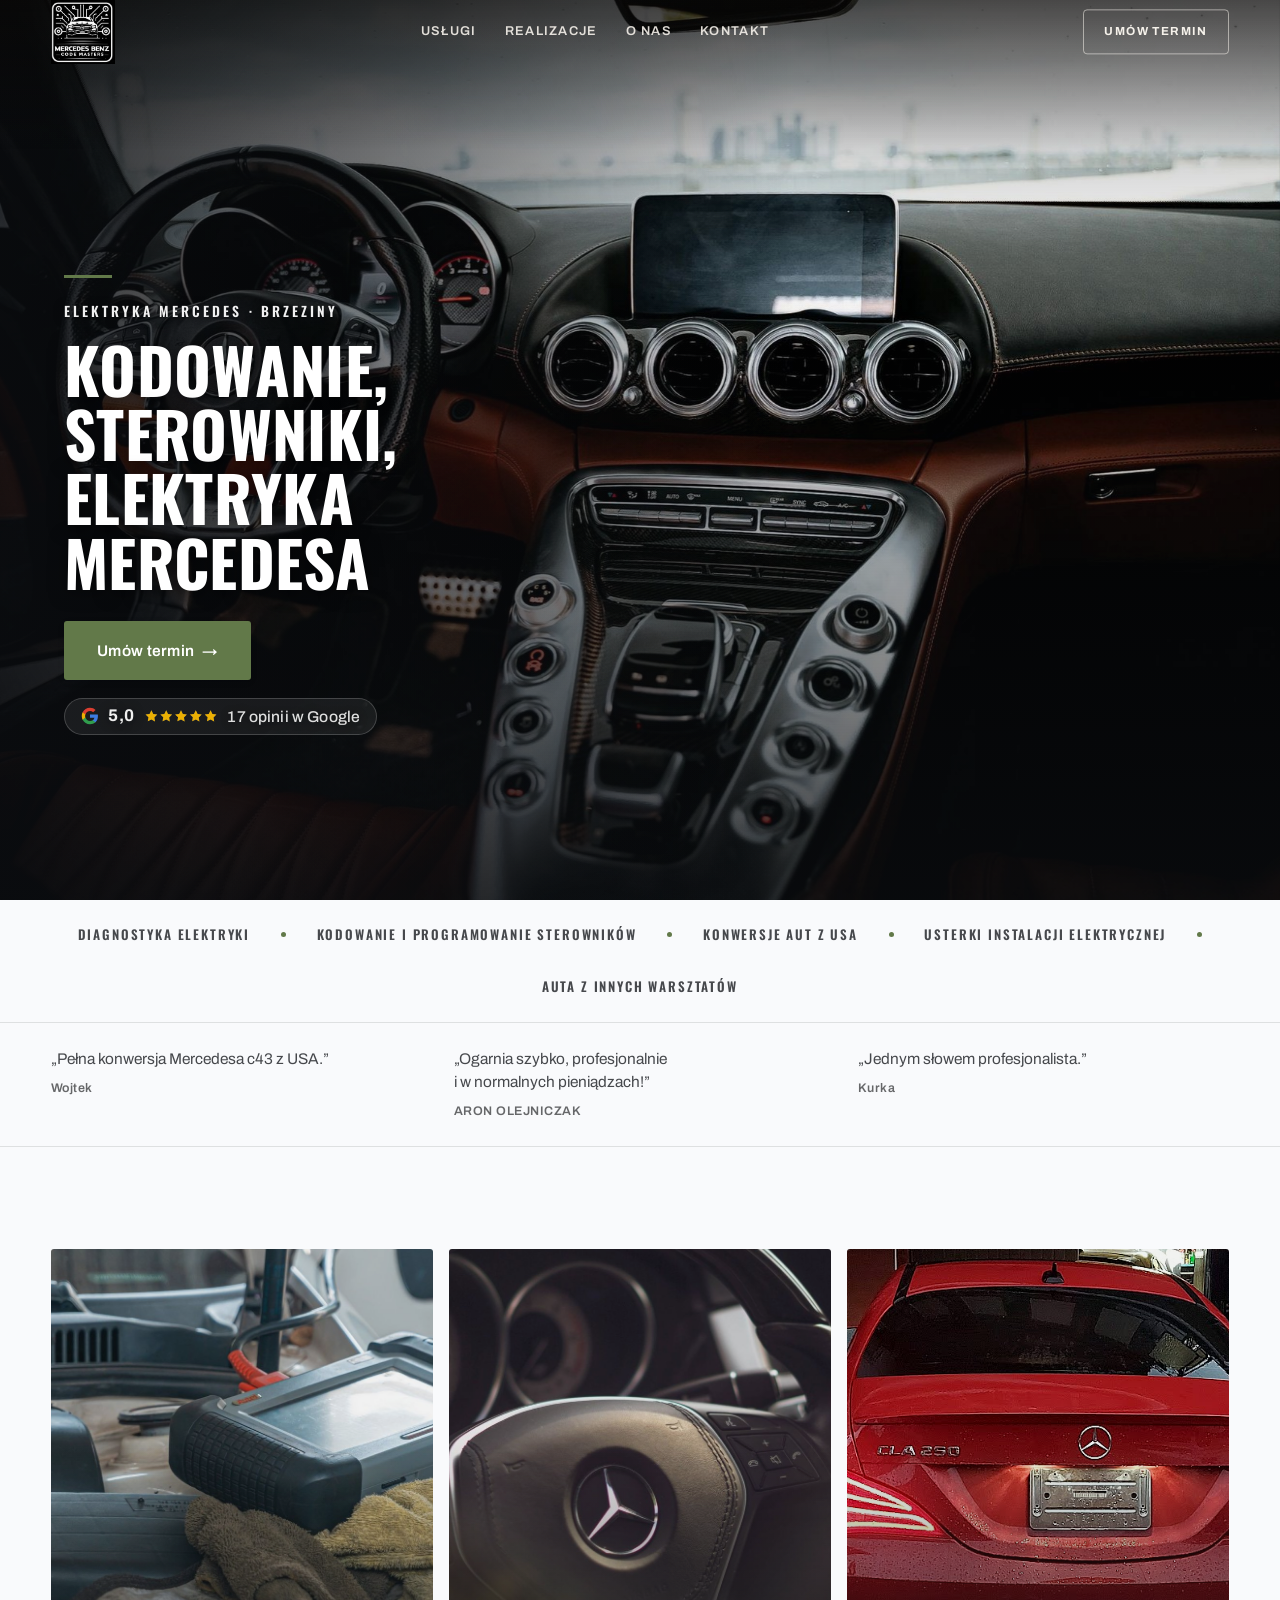
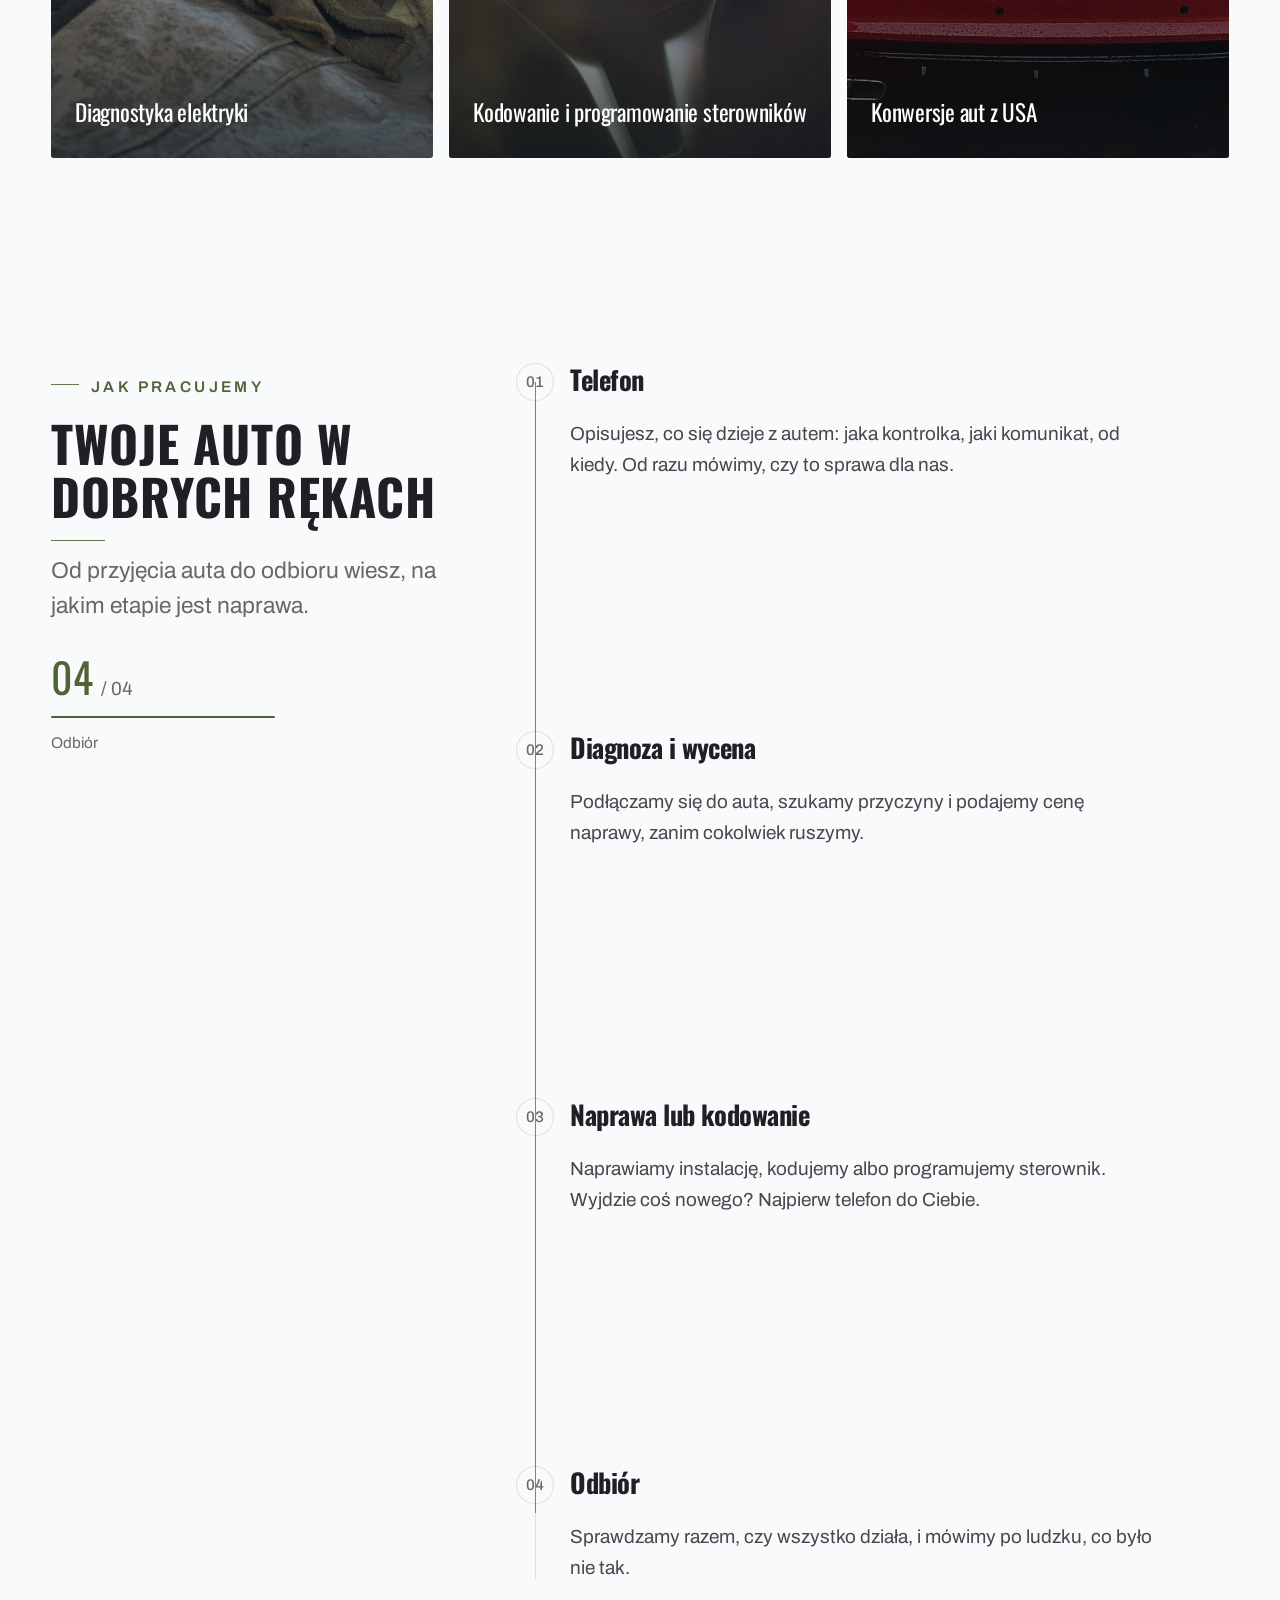
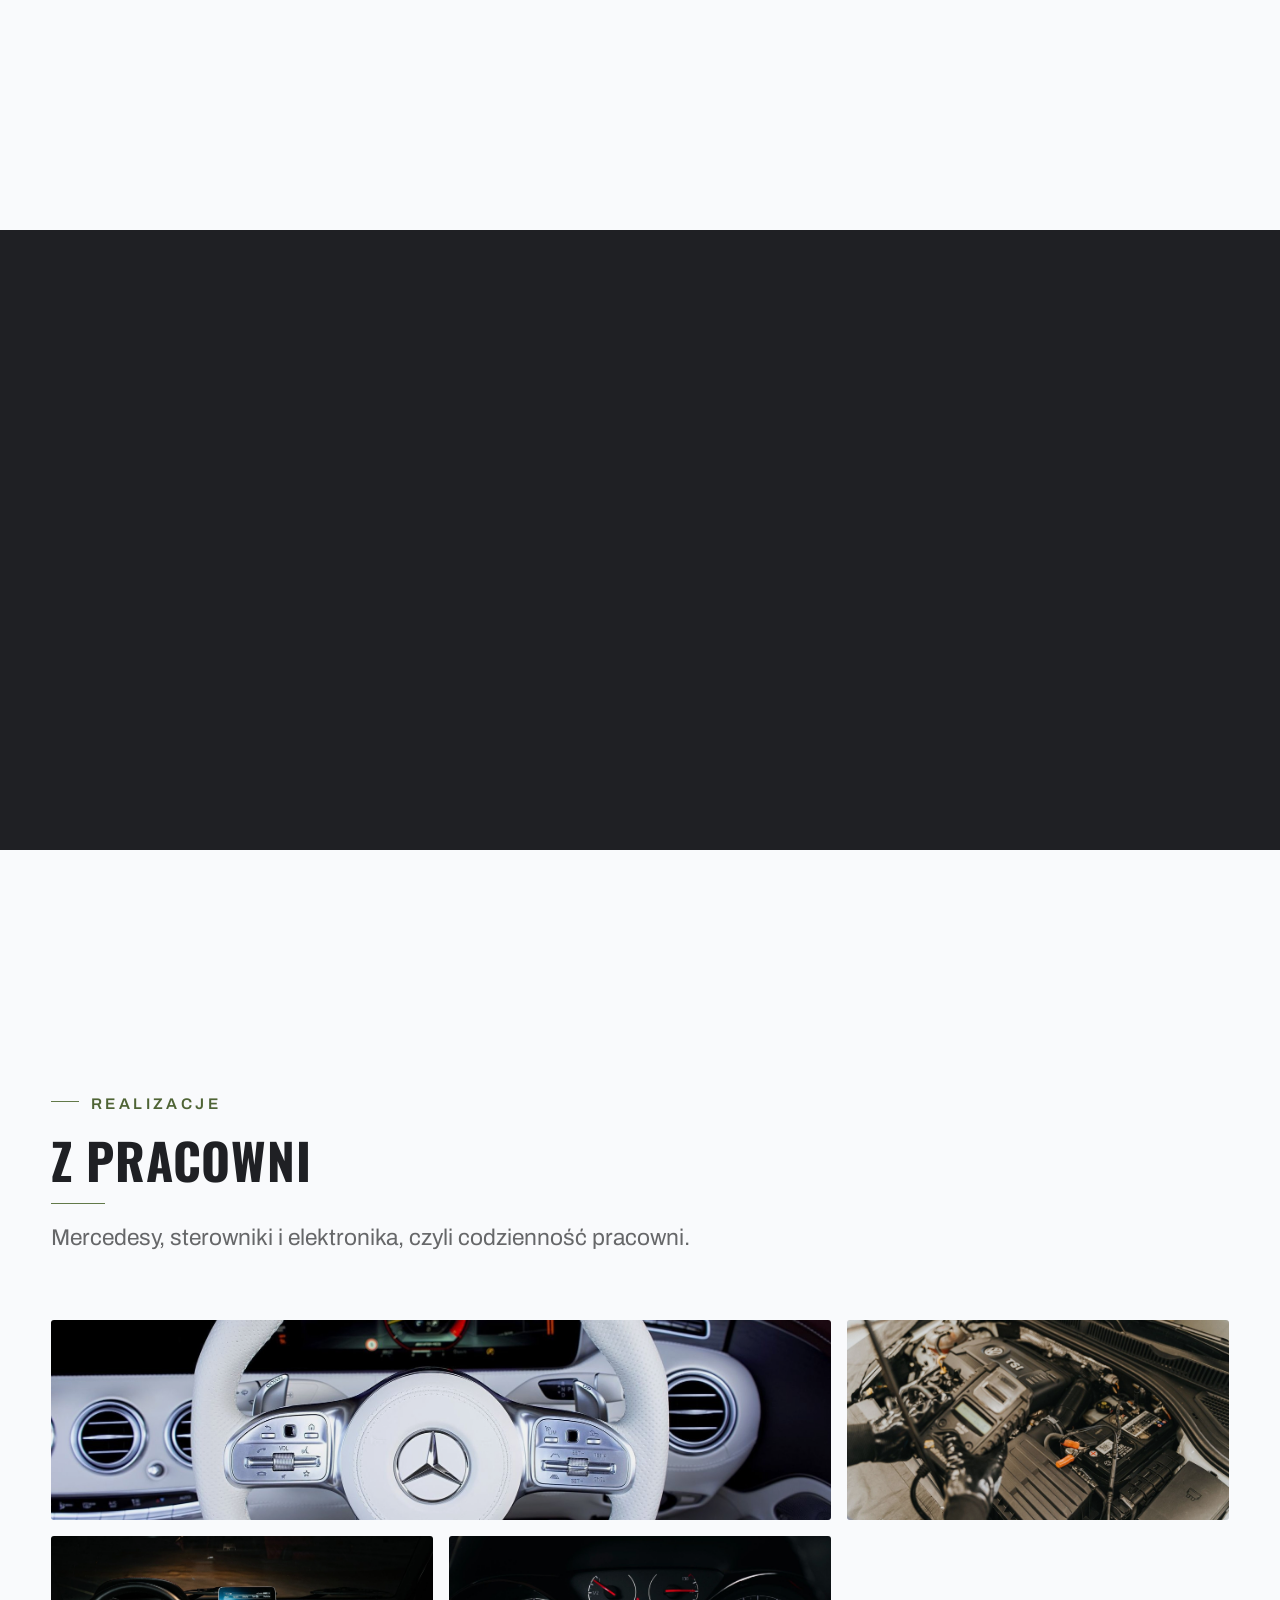
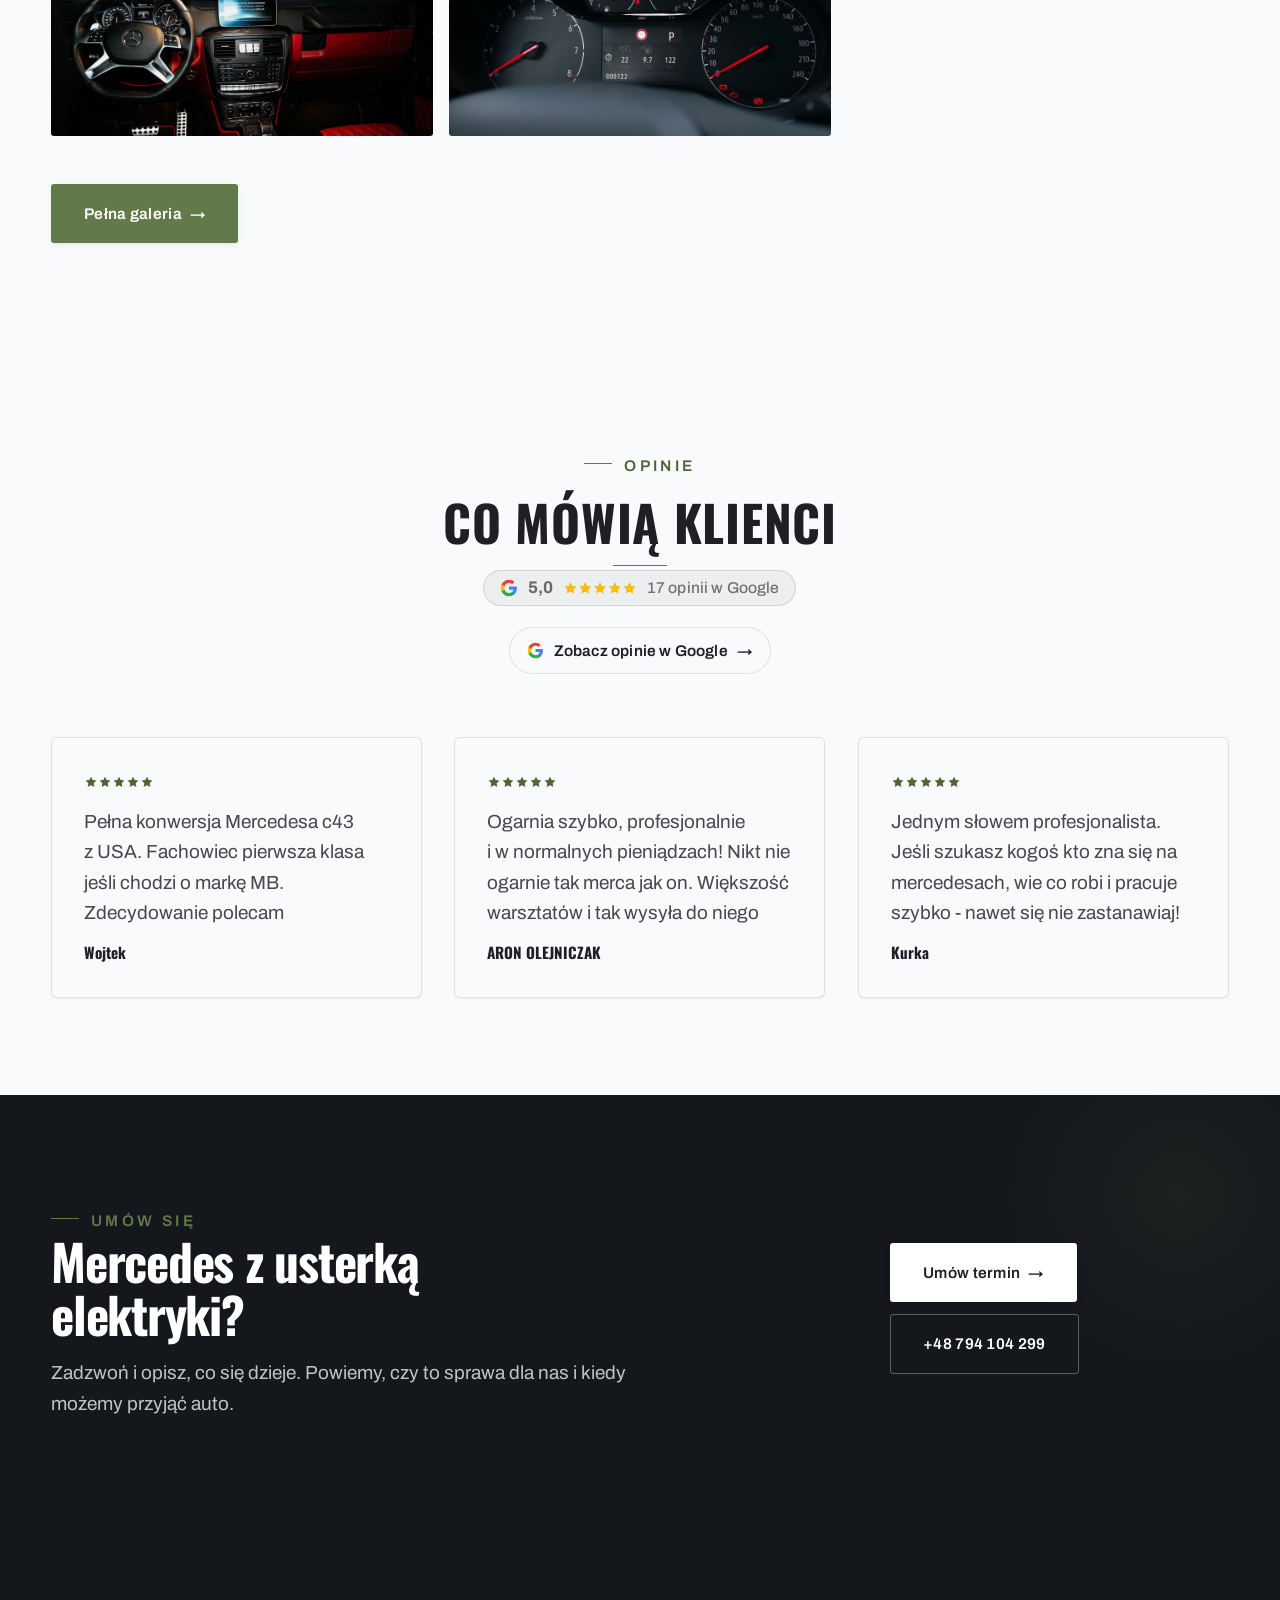
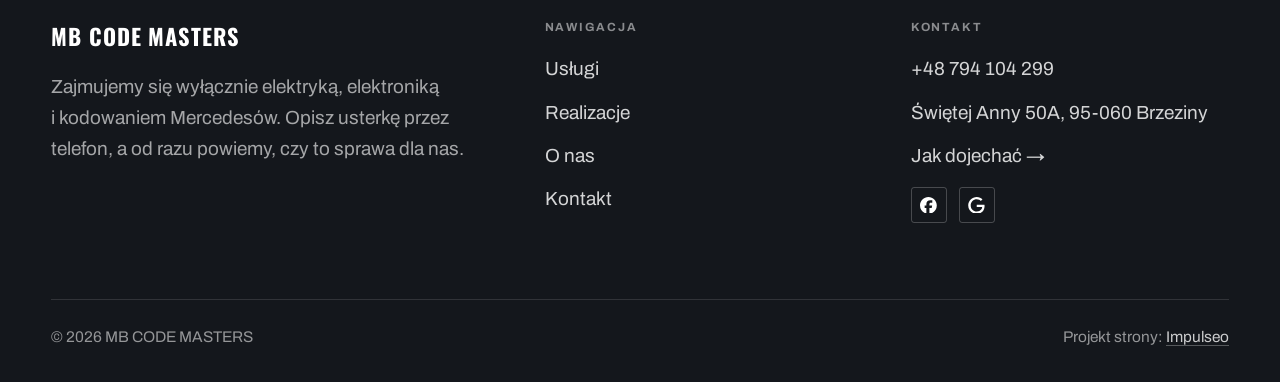
<file: index.html>
<!DOCTYPE html>
<html lang="pl">
<head>
<meta charset="UTF-8">
<meta name="viewport" content="width=device-width, initial-scale=1.0">
<title>MB CODE MASTERS - Elektryka i kodowanie Mercedes · Brzeziny</title>
<meta name="description" content="MB CODE MASTERS - elektryka, elektronika i kodowanie Mercedesów w Brzezinach. Diagnostyka, sterowniki, konwersje aut z USA. Zadzwoń i opisz usterkę.">
<link rel="canonical" href="https://kris20032.github.io/mb-code-masters/">
<meta name="robots" content="noindex, nofollow">
<meta property="og:type" content="website">
<meta property="og:locale" content="pl_PL">
<meta property="og:site_name" content="MB CODE MASTERS">
<meta property="og:title" content="MB CODE MASTERS - Elektryka i kodowanie Mercedes · Brzeziny">
<meta property="og:description" content="MB CODE MASTERS - elektryka, elektronika i kodowanie Mercedesów w Brzezinach. Diagnostyka, sterowniki, konwersje aut z USA. Zadzwoń i opisz usterkę.">
<meta property="og:url" content="https://kris20032.github.io/mb-code-masters/">
<meta property="og:image" content="https://kris20032.github.io/mb-code-masters/img/og.jpg">
<meta property="og:image:width" content="1200">
<meta property="og:image:height" content="630">
<meta name="twitter:card" content="summary_large_image">
<script type="application/ld+json">{"@context": "https://schema.org", "@type": "LocalBusiness", "name": "MB CODE MASTERS", "url": "https://kris20032.github.io/mb-code-masters/", "telephone": "+48794104299", "image": "https://kris20032.github.io/mb-code-masters/img/og.jpg", "address": "Świętej Anny 50A, 95-060 Brzeziny", "sameAs": ["https://maps.google.com/?cid=10606807485410307833&g_mp=Cidnb29nbGUubWFwcy5wbGFjZXMudjEuUGxhY2VzLlNlYXJjaFRleHQQAhgEIAA", "https://www.facebook.com/p/MB-Code-Masters-61560012096104/"]}</script>
<link rel="preconnect" href="https://fonts.googleapis.com">
<link rel="preconnect" href="https://fonts.gstatic.com" crossorigin>
<link href="https://fonts.googleapis.com/css2?family=Oswald:wght@500;600;700&family=Archivo:wght@400;500;600&display=swap" rel="stylesheet">
<link rel="stylesheet" href="assets/styles.css?v=ddfa6d21">
</head>
<body>

<header class="nav">
  <div class="wrap nav-inner">
    <a class="brand brand-has-logo" href="index.html"><img class="brand-logo" src="img/logo.png" alt="MB CODE MASTERS" width="378" height="378" decoding="async"></a>
    <nav class="nav-links">
      <a href="oferta.html">Usługi</a>
      <a href="realizacje.html">Realizacje</a>
      <a href="o-nas.html">O nas</a>
      <a href="kontakt.html">Kontakt</a>
      <a href="kontakt.html" class="btn btn-accent">Umów termin</a>
    </nav>
    <button class="nav-toggle" aria-label="Menu"><span></span><span></span><span></span></button>
  </div>
</header>

<main>
<section class="hero-auto">
  <img class="ha-bg" src="img/hero.jpg" fetchpriority="high" data-rotate="img/g2.jpg|img/g3.jpg" alt="MB CODE MASTERS" width="1800" height="1199">
  <div class="ha-veil"></div>
  <div class="ha-inner">
    <span class="ha-tick" aria-hidden="true"></span>
    <span class="ha-kicker">Elektryka Mercedes · Brzeziny</span>
    <h1 class="ha-claim">Kodowanie, sterowniki, elektryka Mercedesa</h1>
    <a href="kontakt.html" class="btn btn-accent ha-cta">Umów termin <span class="arr">→</span></a>
      <p class="ha-rating"><span class="g-badge"><svg class="gb-ico" viewBox="0 0 24 24" width="18" height="18" aria-hidden="true"><path fill="#4285F4" d="M22.56 12.25c0-.78-.07-1.53-.2-2.25H12v4.26h5.92c-.26 1.37-1.04 2.53-2.21 3.31v2.77h3.57c2.08-1.92 3.28-4.74 3.28-8.09z"/><path fill="#34A853" d="M12 23c2.97 0 5.46-.98 7.28-2.66l-3.57-2.77c-.98.66-2.23 1.06-3.71 1.06-2.86 0-5.29-1.93-6.16-4.53H2.18v2.84C3.99 20.53 7.7 23 12 23z"/><path fill="#FBBC05" d="M5.84 14.09c-.22-.66-.35-1.36-.35-2.09s.13-1.43.35-2.09V7.07H2.18C1.43 8.55 1 10.22 1 12s.43 3.45 1.18 4.93l2.85-2.22.81-.62z"/><path fill="#EA4335" d="M12 5.38c1.62 0 3.06.56 4.21 1.64l3.15-3.15C17.45 2.09 14.97 1 12 1 7.7 1 3.99 3.47 2.18 7.07l3.66 2.84c.87-2.6 3.3-4.53 6.16-4.53z"/></svg><b class="gb-ocena">5,0</b><svg class="gb-stars" viewBox="0 0 90 18" width="74" height="14.8" aria-hidden="true"><g fill="currentColor" opacity=".26"><path transform="translate(0,0)" d="M9 1.6l2.2 4.46 4.92.72-3.56 3.47.84 4.9L9 12.74l-4.4 2.31.84-4.9L1.88 6.68l4.92-.72L9 1.6Z"/><path transform="translate(18,0)" d="M9 1.6l2.2 4.46 4.92.72-3.56 3.47.84 4.9L9 12.74l-4.4 2.31.84-4.9L1.88 6.68l4.92-.72L9 1.6Z"/><path transform="translate(36,0)" d="M9 1.6l2.2 4.46 4.92.72-3.56 3.47.84 4.9L9 12.74l-4.4 2.31.84-4.9L1.88 6.68l4.92-.72L9 1.6Z"/><path transform="translate(54,0)" d="M9 1.6l2.2 4.46 4.92.72-3.56 3.47.84 4.9L9 12.74l-4.4 2.31.84-4.9L1.88 6.68l4.92-.72L9 1.6Z"/><path transform="translate(72,0)" d="M9 1.6l2.2 4.46 4.92.72-3.56 3.47.84 4.9L9 12.74l-4.4 2.31.84-4.9L1.88 6.68l4.92-.72L9 1.6Z"/></g><clipPath id="gs1000"><rect x="0" y="0" width="90.0" height="18"/></clipPath><g fill="#FBBC04" clip-path="url(#gs1000)"><path transform="translate(0,0)" d="M9 1.6l2.2 4.46 4.92.72-3.56 3.47.84 4.9L9 12.74l-4.4 2.31.84-4.9L1.88 6.68l4.92-.72L9 1.6Z"/><path transform="translate(18,0)" d="M9 1.6l2.2 4.46 4.92.72-3.56 3.47.84 4.9L9 12.74l-4.4 2.31.84-4.9L1.88 6.68l4.92-.72L9 1.6Z"/><path transform="translate(36,0)" d="M9 1.6l2.2 4.46 4.92.72-3.56 3.47.84 4.9L9 12.74l-4.4 2.31.84-4.9L1.88 6.68l4.92-.72L9 1.6Z"/><path transform="translate(54,0)" d="M9 1.6l2.2 4.46 4.92.72-3.56 3.47.84 4.9L9 12.74l-4.4 2.31.84-4.9L1.88 6.68l4.92-.72L9 1.6Z"/><path transform="translate(72,0)" d="M9 1.6l2.2 4.46 4.92.72-3.56 3.47.84 4.9L9 12.74l-4.4 2.31.84-4.9L1.88 6.68l4.92-.72L9 1.6Z"/></g></svg><span class="gb-txt">17 opinii w Google</span></span></p>
  </div>
</section>
<section class="spec-ribbon">
  <div class="wrap">
    <ul class="sr-row reveal"><li>Diagnostyka elektryki</li><li>Kodowanie i programowanie sterowników</li><li>Konwersje aut z USA</li><li>Usterki instalacji elektrycznej</li><li>Auta z innych warsztatów</li></ul>
  </div>
</section>
<section class="opinie-mini" aria-label="Opinie klientów">
  <div class="wrap">
    <div class="om-row">
      <div class="om-item reveal"><blockquote>„Pełna konwersja Mercedesa c43 z USA.”</blockquote><span class="om-autor">Wojtek</span></div>
      <div class="om-item reveal"><blockquote>„Ogarnia szybko, profesjonalnie i w normalnych pieniądzach!”</blockquote><span class="om-autor">ARON OLEJNICZAK</span></div>
      <div class="om-item reveal"><blockquote>„Jednym słowem profesjonalista.”</blockquote><span class="om-autor">Kurka</span></div>
    </div>
  </div>
</section>
<section class="gateways-band">
  <div class="wrap">
    <div class="gateways">
      <a href="oferta.html" class="gateway reveal"><img src="img/g5.jpg" alt="Diagnostyka elektryki" loading="lazy" width="1800" height="1199" decoding="async"><span class="g-ttl">Diagnostyka elektryki</span></a>
      <a href="oferta.html" class="gateway reveal"><img src="img/g4.jpg" alt="Kodowanie i programowanie sterowników" loading="lazy" width="1880" height="1253" decoding="async"><span class="g-ttl">Kodowanie i programowanie sterowników</span></a>
      <a href="oferta.html" class="gateway reveal"><img src="img/g1.jpg" alt="Konwersje aut z USA" loading="lazy" width="1600" height="721" decoding="async"><span class="g-ttl">Konwersje aut z USA</span></a>
    </div>
  </div>
</section>
<section class="proces proces-os auto">
  <div class="wrap proc-grid">
    <div class="proc-side">
      <div class="head reveal">
        <span class="eyebrow">Jak pracujemy</span>
        <h2>Twoje auto w dobrych rękach</h2>
        <p>Od przyjęcia auta do odbioru wiesz, na jakim etapie jest naprawa.</p>
      </div>
      <div class="proc-count" aria-hidden="true"><span class="pc-cur">01</span><span class="pc-all">/ 04</span></div>
      <div class="proc-bar" aria-hidden="true"><i></i></div>
      <p class="proc-now" aria-hidden="true">Telefon</p>
    </div>
    <ol class="proces-line">
      <li class="reveal"><span class="pno">01</span><h3>Telefon</h3><p>Opisujesz, co się dzieje z autem: jaka kontrolka, jaki komunikat, od kiedy. Od razu mówimy, czy to sprawa dla nas.</p></li>
      <li class="reveal"><span class="pno">02</span><h3>Diagnoza i wycena</h3><p>Podłączamy się do auta, szukamy przyczyny i podajemy cenę naprawy, zanim cokolwiek ruszymy.</p></li>
      <li class="reveal"><span class="pno">03</span><h3>Naprawa lub kodowanie</h3><p>Naprawiamy instalację, kodujemy albo programujemy sterownik. Wyjdzie coś nowego? Najpierw telefon do Ciebie.</p></li>
      <li class="reveal"><span class="pno">04</span><h3>Odbiór</h3><p>Sprawdzamy razem, czy wszystko działa, i mówimy po ludzku, co było nie tak.</p></li>
    </ol>
  </div>
</section>
<section class="stopklatka" aria-hidden="true">
  <div class="stk-bg" style="background-image:url(img/g8.jpg)"></div>
</section>
<section>
  <div class="wrap">
    <div class="head reveal">
      <span class="eyebrow">Realizacje</span>
      <h2>Z pracowni</h2>
      <p>Mercedesy, sterowniki i elektronika, czyli codzienność pracowni.</p>
    </div>
    <div class="gallery">
      <div class="tile t-two3 reveal"><img src="img/g6.jpg" alt="MB CODE MASTERS" loading="lazy" width="1840" height="1218" decoding="async"></div>
      <div class="tile t-third reveal"><img src="img/g7.jpg" alt="MB CODE MASTERS" loading="lazy" width="1780" height="1128" decoding="async"></div>
      <div class="tile t-third reveal"><img src="img/g9.jpg" alt="MB CODE MASTERS" loading="lazy" width="1880" height="1253" decoding="async"></div>
      <div class="tile t-third reveal"><img src="img/g10.jpg" alt="MB CODE MASTERS" loading="lazy" width="1880" height="1253" decoding="async"></div>
      <div class="tile t-third reveal"><img src="img/g11.jpg" alt="MB CODE MASTERS" loading="lazy" width="1880" height="1253" decoding="async"></div>
    </div>
    <div style="margin-top:var(--space-7)" class="reveal"><a href="realizacje.html" class="btn btn-accent">Pełna galeria <span class="arr">→</span></a></div>
  </div>
</section>
<section class="opinie">
  <div class="wrap">
    <div class="head center reveal">
      <span class="eyebrow">Opinie</span>
      <h2>Co mówią klienci</h2>
    </div>
    <p class="op-meta reveal"><span class="g-badge"><svg class="gb-ico" viewBox="0 0 24 24" width="18" height="18" aria-hidden="true"><path fill="#4285F4" d="M22.56 12.25c0-.78-.07-1.53-.2-2.25H12v4.26h5.92c-.26 1.37-1.04 2.53-2.21 3.31v2.77h3.57c2.08-1.92 3.28-4.74 3.28-8.09z"/><path fill="#34A853" d="M12 23c2.97 0 5.46-.98 7.28-2.66l-3.57-2.77c-.98.66-2.23 1.06-3.71 1.06-2.86 0-5.29-1.93-6.16-4.53H2.18v2.84C3.99 20.53 7.7 23 12 23z"/><path fill="#FBBC05" d="M5.84 14.09c-.22-.66-.35-1.36-.35-2.09s.13-1.43.35-2.09V7.07H2.18C1.43 8.55 1 10.22 1 12s.43 3.45 1.18 4.93l2.85-2.22.81-.62z"/><path fill="#EA4335" d="M12 5.38c1.62 0 3.06.56 4.21 1.64l3.15-3.15C17.45 2.09 14.97 1 12 1 7.7 1 3.99 3.47 2.18 7.07l3.66 2.84c.87-2.6 3.3-4.53 6.16-4.53z"/></svg><b class="gb-ocena">5,0</b><svg class="gb-stars" viewBox="0 0 90 18" width="74" height="14.8" aria-hidden="true"><g fill="currentColor" opacity=".26"><path transform="translate(0,0)" d="M9 1.6l2.2 4.46 4.92.72-3.56 3.47.84 4.9L9 12.74l-4.4 2.31.84-4.9L1.88 6.68l4.92-.72L9 1.6Z"/><path transform="translate(18,0)" d="M9 1.6l2.2 4.46 4.92.72-3.56 3.47.84 4.9L9 12.74l-4.4 2.31.84-4.9L1.88 6.68l4.92-.72L9 1.6Z"/><path transform="translate(36,0)" d="M9 1.6l2.2 4.46 4.92.72-3.56 3.47.84 4.9L9 12.74l-4.4 2.31.84-4.9L1.88 6.68l4.92-.72L9 1.6Z"/><path transform="translate(54,0)" d="M9 1.6l2.2 4.46 4.92.72-3.56 3.47.84 4.9L9 12.74l-4.4 2.31.84-4.9L1.88 6.68l4.92-.72L9 1.6Z"/><path transform="translate(72,0)" d="M9 1.6l2.2 4.46 4.92.72-3.56 3.47.84 4.9L9 12.74l-4.4 2.31.84-4.9L1.88 6.68l4.92-.72L9 1.6Z"/></g><clipPath id="gs1000"><rect x="0" y="0" width="90.0" height="18"/></clipPath><g fill="#FBBC04" clip-path="url(#gs1000)"><path transform="translate(0,0)" d="M9 1.6l2.2 4.46 4.92.72-3.56 3.47.84 4.9L9 12.74l-4.4 2.31.84-4.9L1.88 6.68l4.92-.72L9 1.6Z"/><path transform="translate(18,0)" d="M9 1.6l2.2 4.46 4.92.72-3.56 3.47.84 4.9L9 12.74l-4.4 2.31.84-4.9L1.88 6.68l4.92-.72L9 1.6Z"/><path transform="translate(36,0)" d="M9 1.6l2.2 4.46 4.92.72-3.56 3.47.84 4.9L9 12.74l-4.4 2.31.84-4.9L1.88 6.68l4.92-.72L9 1.6Z"/><path transform="translate(54,0)" d="M9 1.6l2.2 4.46 4.92.72-3.56 3.47.84 4.9L9 12.74l-4.4 2.31.84-4.9L1.88 6.68l4.92-.72L9 1.6Z"/><path transform="translate(72,0)" d="M9 1.6l2.2 4.46 4.92.72-3.56 3.47.84 4.9L9 12.74l-4.4 2.31.84-4.9L1.88 6.68l4.92-.72L9 1.6Z"/></g></svg><span class="gb-txt">17 opinii w Google</span></span></p>
    <p class="op-meta reveal"><a class="op-google" href="https://maps.google.com/?cid=10606807485410307833&amp;g_mp=Cidnb29nbGUubWFwcy5wbGFjZXMudjEuUGxhY2VzLlNlYXJjaFRleHQQAhgEIAA" target="_blank" rel="noopener"><svg class="op-g-ico" viewBox="0 0 24 24" width="17" height="17" aria-hidden="true"><path fill="#4285F4" d="M22.56 12.25c0-.78-.07-1.53-.2-2.25H12v4.26h5.92c-.26 1.37-1.04 2.53-2.21 3.31v2.77h3.57c2.08-1.92 3.28-4.74 3.28-8.09z"/><path fill="#34A853" d="M12 23c2.97 0 5.46-.98 7.28-2.66l-3.57-2.77c-.98.66-2.23 1.06-3.71 1.06-2.86 0-5.29-1.93-6.16-4.53H2.18v2.84C3.99 20.53 7.7 23 12 23z"/><path fill="#FBBC05" d="M5.84 14.09c-.22-.66-.35-1.36-.35-2.09s.13-1.43.35-2.09V7.07H2.18C1.43 8.55 1 10.22 1 12s.43 3.45 1.18 4.93l2.85-2.22.81-.62z"/><path fill="#EA4335" d="M12 5.38c1.62 0 3.06.56 4.21 1.64l3.15-3.15C17.45 2.09 14.97 1 12 1 7.7 1 3.99 3.47 2.18 7.07l3.66 2.84c.87-2.6 3.3-4.53 6.16-4.53z"/></svg><span>Zobacz opinie w Google</span><span class="arr">→</span></a></p>
    <div class="opinie-grid">
      <figure class="op-card reveal"><span class="op-star"><svg class="ico-star" width="14" height="14" viewBox="0 0 24 24" style="vertical-align:-2px" aria-hidden="true"><path d="M12 2.8l2.85 5.8 6.4.93-4.63 4.5 1.1 6.37L12 17.4l-5.72 3 1.1-6.37-4.63-4.5 6.4-.93L12 2.8Z" fill="currentColor"/></svg><svg class="ico-star" width="14" height="14" viewBox="0 0 24 24" style="vertical-align:-2px" aria-hidden="true"><path d="M12 2.8l2.85 5.8 6.4.93-4.63 4.5 1.1 6.37L12 17.4l-5.72 3 1.1-6.37-4.63-4.5 6.4-.93L12 2.8Z" fill="currentColor"/></svg><svg class="ico-star" width="14" height="14" viewBox="0 0 24 24" style="vertical-align:-2px" aria-hidden="true"><path d="M12 2.8l2.85 5.8 6.4.93-4.63 4.5 1.1 6.37L12 17.4l-5.72 3 1.1-6.37-4.63-4.5 6.4-.93L12 2.8Z" fill="currentColor"/></svg><svg class="ico-star" width="14" height="14" viewBox="0 0 24 24" style="vertical-align:-2px" aria-hidden="true"><path d="M12 2.8l2.85 5.8 6.4.93-4.63 4.5 1.1 6.37L12 17.4l-5.72 3 1.1-6.37-4.63-4.5 6.4-.93L12 2.8Z" fill="currentColor"/></svg><svg class="ico-star" width="14" height="14" viewBox="0 0 24 24" style="vertical-align:-2px" aria-hidden="true"><path d="M12 2.8l2.85 5.8 6.4.93-4.63 4.5 1.1 6.37L12 17.4l-5.72 3 1.1-6.37-4.63-4.5 6.4-.93L12 2.8Z" fill="currentColor"/></svg></span><blockquote>Pełna konwersja Mercedesa c43 z USA. Fachowiec pierwsza klasa jeśli chodzi o markę MB. Zdecydowanie polecam</blockquote><span class="op-autor">Wojtek</span></figure>
      <figure class="op-card reveal"><span class="op-star"><svg class="ico-star" width="14" height="14" viewBox="0 0 24 24" style="vertical-align:-2px" aria-hidden="true"><path d="M12 2.8l2.85 5.8 6.4.93-4.63 4.5 1.1 6.37L12 17.4l-5.72 3 1.1-6.37-4.63-4.5 6.4-.93L12 2.8Z" fill="currentColor"/></svg><svg class="ico-star" width="14" height="14" viewBox="0 0 24 24" style="vertical-align:-2px" aria-hidden="true"><path d="M12 2.8l2.85 5.8 6.4.93-4.63 4.5 1.1 6.37L12 17.4l-5.72 3 1.1-6.37-4.63-4.5 6.4-.93L12 2.8Z" fill="currentColor"/></svg><svg class="ico-star" width="14" height="14" viewBox="0 0 24 24" style="vertical-align:-2px" aria-hidden="true"><path d="M12 2.8l2.85 5.8 6.4.93-4.63 4.5 1.1 6.37L12 17.4l-5.72 3 1.1-6.37-4.63-4.5 6.4-.93L12 2.8Z" fill="currentColor"/></svg><svg class="ico-star" width="14" height="14" viewBox="0 0 24 24" style="vertical-align:-2px" aria-hidden="true"><path d="M12 2.8l2.85 5.8 6.4.93-4.63 4.5 1.1 6.37L12 17.4l-5.72 3 1.1-6.37-4.63-4.5 6.4-.93L12 2.8Z" fill="currentColor"/></svg><svg class="ico-star" width="14" height="14" viewBox="0 0 24 24" style="vertical-align:-2px" aria-hidden="true"><path d="M12 2.8l2.85 5.8 6.4.93-4.63 4.5 1.1 6.37L12 17.4l-5.72 3 1.1-6.37-4.63-4.5 6.4-.93L12 2.8Z" fill="currentColor"/></svg></span><blockquote>Ogarnia szybko, profesjonalnie i w normalnych pieniądzach! Nikt nie ogarnie tak merca jak on. Większość warsztatów i tak wysyła do niego</blockquote><span class="op-autor">ARON OLEJNICZAK</span></figure>
      <figure class="op-card reveal"><span class="op-star"><svg class="ico-star" width="14" height="14" viewBox="0 0 24 24" style="vertical-align:-2px" aria-hidden="true"><path d="M12 2.8l2.85 5.8 6.4.93-4.63 4.5 1.1 6.37L12 17.4l-5.72 3 1.1-6.37-4.63-4.5 6.4-.93L12 2.8Z" fill="currentColor"/></svg><svg class="ico-star" width="14" height="14" viewBox="0 0 24 24" style="vertical-align:-2px" aria-hidden="true"><path d="M12 2.8l2.85 5.8 6.4.93-4.63 4.5 1.1 6.37L12 17.4l-5.72 3 1.1-6.37-4.63-4.5 6.4-.93L12 2.8Z" fill="currentColor"/></svg><svg class="ico-star" width="14" height="14" viewBox="0 0 24 24" style="vertical-align:-2px" aria-hidden="true"><path d="M12 2.8l2.85 5.8 6.4.93-4.63 4.5 1.1 6.37L12 17.4l-5.72 3 1.1-6.37-4.63-4.5 6.4-.93L12 2.8Z" fill="currentColor"/></svg><svg class="ico-star" width="14" height="14" viewBox="0 0 24 24" style="vertical-align:-2px" aria-hidden="true"><path d="M12 2.8l2.85 5.8 6.4.93-4.63 4.5 1.1 6.37L12 17.4l-5.72 3 1.1-6.37-4.63-4.5 6.4-.93L12 2.8Z" fill="currentColor"/></svg><svg class="ico-star" width="14" height="14" viewBox="0 0 24 24" style="vertical-align:-2px" aria-hidden="true"><path d="M12 2.8l2.85 5.8 6.4.93-4.63 4.5 1.1 6.37L12 17.4l-5.72 3 1.1-6.37-4.63-4.5 6.4-.93L12 2.8Z" fill="currentColor"/></svg></span><blockquote>Jednym słowem profesjonalista. Jeśli szukasz kogoś kto zna się na mercedesach, wie co robi i pracuje szybko - nawet się nie zastanawiaj!</blockquote><span class="op-autor">Kurka</span></figure>
    </div>
  </div>
</section>
<section class="cta">
  <div class="wrap">
    <div class="reveal">
      <span class="eyebrow">Umów się</span>
      <h2>Mercedes z usterką elektryki?</h2>
      <p>Zadzwoń i opisz, co się dzieje. Powiemy, czy to sprawa dla nas i kiedy możemy przyjąć auto.</p>
    </div>
    <div class="cta-actions reveal">
      <a href="kontakt.html" class="btn btn-light">Umów termin <span class="arr">→</span></a>
      <a href="tel:+48794104299" class="btn btn-ghost btn-ghost-cta">+48 794 104 299</a>
    </div>
  </div>
</section>
</main>

<footer>
  <div class="wrap">
    <div class="foot-grid">
      <div class="foot-brand">
        <div class="name">MB CODE MASTERS</div>
        <p>Zajmujemy się wyłącznie elektryką, elektroniką i kodowaniem Mercedesów. Opisz usterkę przez telefon, a od razu powiemy, czy to sprawa dla nas.</p>
      </div>
      <div class="foot-col">
        <h4>Nawigacja</h4>
        <a href="oferta.html">Usługi</a>
        <a href="realizacje.html">Realizacje</a>
        <a href="o-nas.html">O nas</a>
        <a href="kontakt.html">Kontakt</a>
      </div>
      <div class="foot-col">
        <h4>Kontakt</h4>
        <a href="tel:+48794104299">+48 794 104 299</a>
        <p>Świętej Anny 50A, 95-060 Brzeziny</p>
        <a href="https://maps.google.com/?cid=10606807485410307833&g_mp=Cidnb29nbGUubWFwcy5wbGFjZXMudjEuUGxhY2VzLlNlYXJjaFRleHQQAhgEIAA" target="_blank" rel="noopener">Jak dojechać →</a>
      <div class="foot-soc">
        <a class="soc" href="https://www.facebook.com/p/MB-Code-Masters-61560012096104/" target="_blank" rel="noopener" aria-label="Facebook - MB CODE MASTERS"><svg viewBox="0 0 24 24" aria-hidden="true" focusable="false"><path d="M9.101 23.691v-7.98H6.627v-3.667h2.474v-1.58c0-4.085 1.848-5.978 5.858-5.978.401 0 .955.042 1.468.103a8.68 8.68 0 0 1 1.141.195v3.325a8.623 8.623 0 0 0-.653-.036 26.805 26.805 0 0 0-.733-.009c-.707 0-1.259.096-1.675.309a1.686 1.686 0 0 0-.679.622c-.258.42-.374.995-.374 1.752v1.297h3.919l-.386 2.103-.287 1.564h-3.246v8.245C19.396 23.238 24 18.179 24 12.044c0-6.627-5.373-12-12-12s-12 5.373-12 12c0 5.628 3.874 10.35 9.101 11.647Z" fill="currentColor"/></svg></a>
        <a class="soc" href="https://maps.google.com/?cid=10606807485410307833&g_mp=Cidnb29nbGUubWFwcy5wbGFjZXMudjEuUGxhY2VzLlNlYXJjaFRleHQQAhgEIAA" target="_blank" rel="noopener" aria-label="Google - MB CODE MASTERS"><svg viewBox="0 0 24 24" aria-hidden="true" focusable="false"><path d="M12.48 10.92v3.28h7.84c-.24 1.84-.853 3.187-1.787 4.133-1.147 1.147-2.933 2.4-6.053 2.4-4.827 0-8.6-3.893-8.6-8.72s3.773-8.72 8.6-8.72c2.6 0 4.507 1.027 5.907 2.347l2.307-2.307C18.747 1.44 16.133 0 12.48 0 5.867 0 .307 5.387.307 12s5.56 12 12.173 12c3.573 0 6.267-1.173 8.373-3.36 2.16-2.16 2.84-5.213 2.84-7.667 0-.76-.053-1.467-.173-2.053H12.48z" fill="currentColor"/></svg></a>
      </div>
      </div>
    </div>
    <div class="foot-bot">
      <span>© 2026 MB CODE MASTERS</span>
      <span>Projekt strony: <a class="foot-credit" href="https://impulseo.pl" target="_blank" rel="noopener">Impulseo</a></span>
    </div>
  </div>
</footer>
<div class="sticky-reserve"><a class="sr-book" href="kontakt.html">Umów termin</a><a class="sr-call" href="tel:+48794104299" aria-label="Zadzwoń"><svg class="ico-tel" width="16" height="16" viewBox="0 0 24 24" fill="none" aria-hidden="true"><path d="M6.6 10.8a15.5 15.5 0 0 0 6.6 6.6l2.2-2.2a1 1 0 0 1 1-.24 11.4 11.4 0 0 0 3.6.58 1 1 0 0 1 1 1V20a1 1 0 0 1-1 1A17 17 0 0 1 3 4a1 1 0 0 1 1-1h3.5a1 1 0 0 1 1 1c0 1.25.2 2.46.58 3.6a1 1 0 0 1-.25 1l-2.23 2.2Z" fill="currentColor"/></svg></a></div>
<div class="demo-wazne" data-do="2026-11-15" data-cykl="3" hidden><svg class="dw-ico" width="13" height="13" viewBox="0 0 24 24" fill="none" aria-hidden="true"><circle cx="12" cy="12" r="8.6" stroke="currentColor" stroke-width="1.8"/><path d="M12 7.2V12l3.3 2" stroke="currentColor" stroke-width="1.8" stroke-linecap="round"/></svg><span class="dw-txt"></span></div>

<script src="assets/main.js"></script>
</body>
</html>
</file>
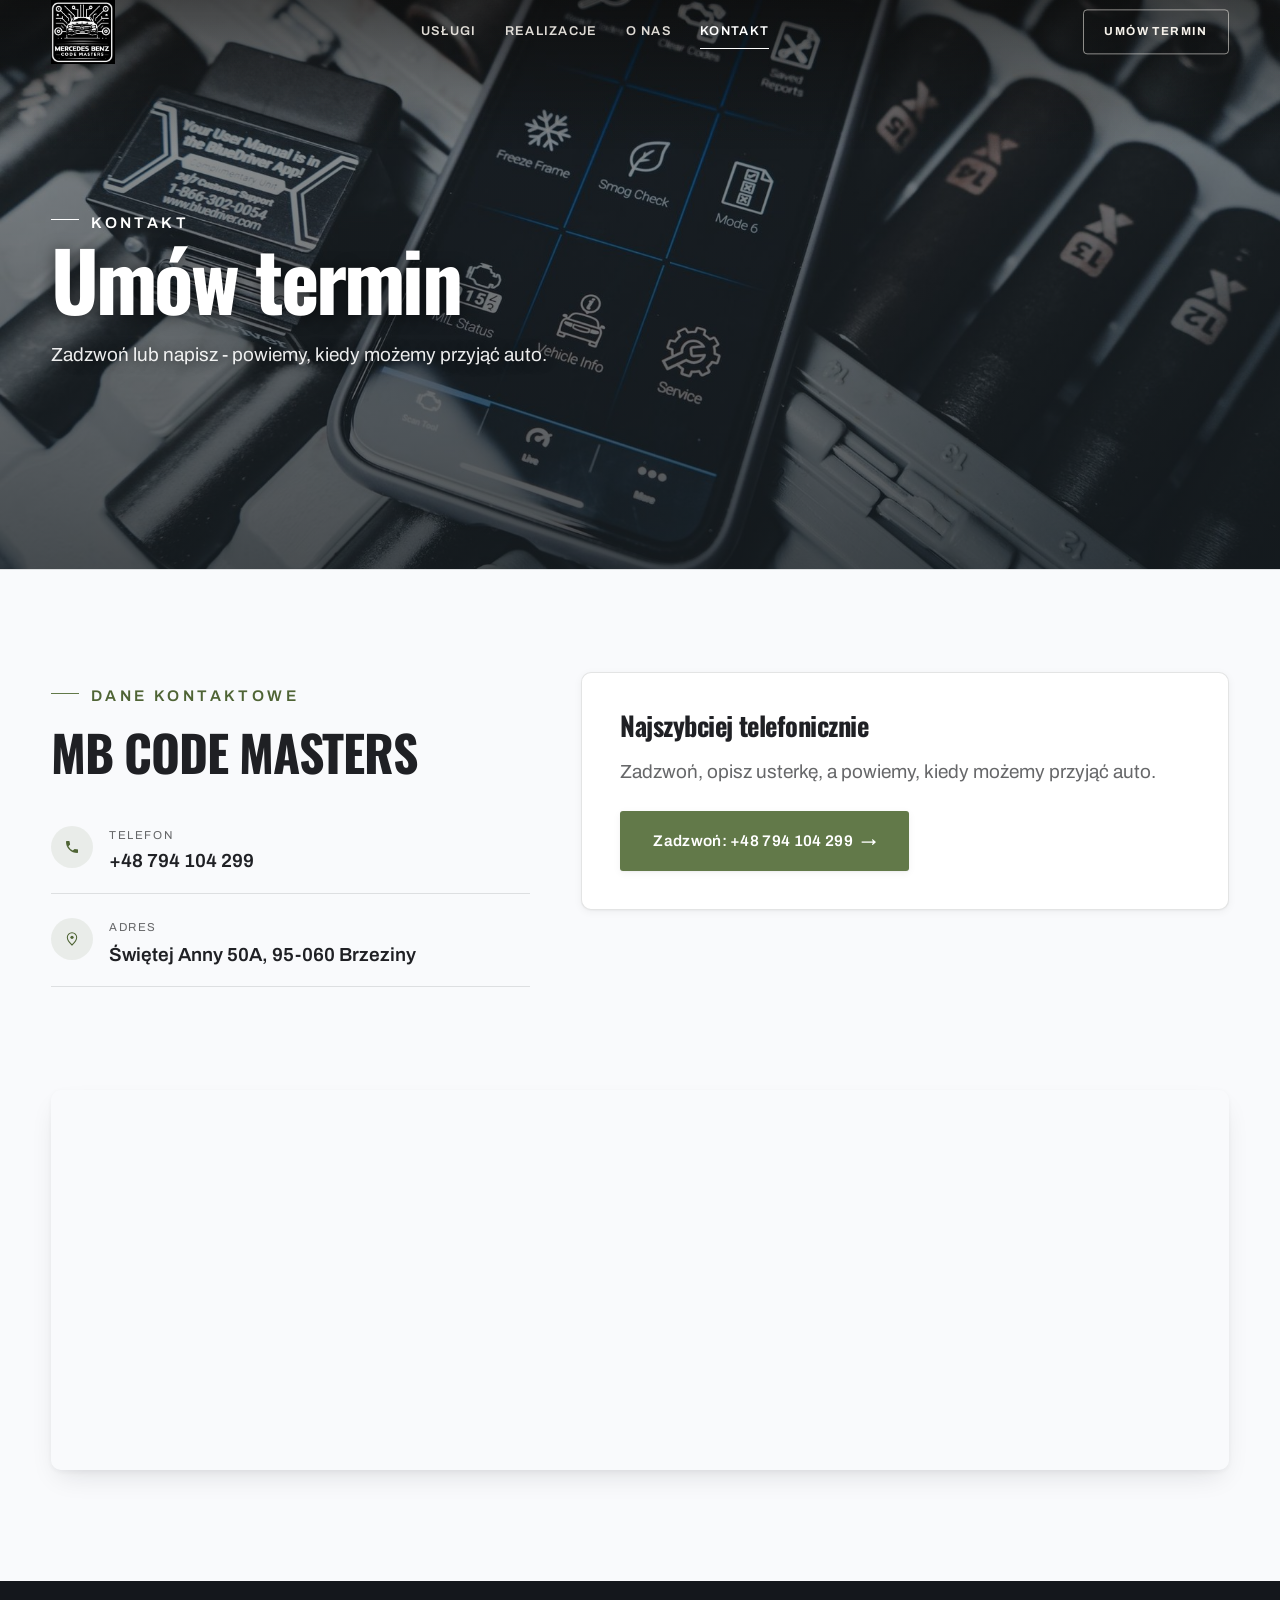
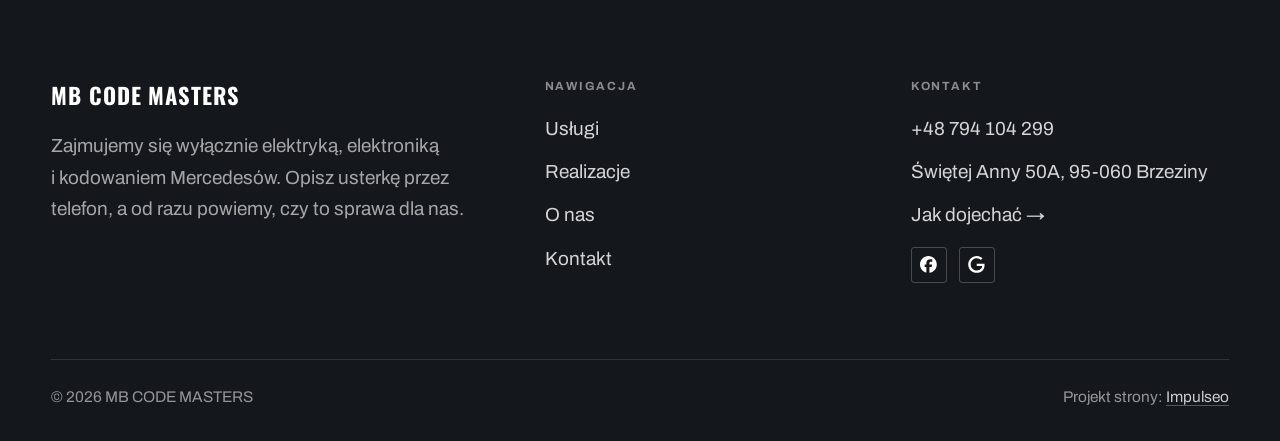
<file: kontakt.html>
<!DOCTYPE html>
<html lang="pl">
<head>
<meta charset="UTF-8">
<meta name="viewport" content="width=device-width, initial-scale=1.0">
<title>Kontakt - MB CODE MASTERS</title>
<meta name="description" content="Kontakt MB CODE MASTERS - Świętej Anny 50A, 95-060 Brzeziny">
<link rel="canonical" href="https://kris20032.github.io/mb-code-masters/kontakt.html">
<meta name="robots" content="noindex, nofollow">
<meta property="og:type" content="website">
<meta property="og:locale" content="pl_PL">
<meta property="og:site_name" content="MB CODE MASTERS">
<meta property="og:title" content="Kontakt - MB CODE MASTERS">
<meta property="og:description" content="Kontakt MB CODE MASTERS - Świętej Anny 50A, 95-060 Brzeziny">
<meta property="og:url" content="https://kris20032.github.io/mb-code-masters/kontakt.html">
<meta property="og:image" content="https://kris20032.github.io/mb-code-masters/img/og.jpg">
<meta property="og:image:width" content="1200">
<meta property="og:image:height" content="630">
<meta name="twitter:card" content="summary_large_image">
<link rel="preconnect" href="https://fonts.googleapis.com">
<link rel="preconnect" href="https://fonts.gstatic.com" crossorigin>
<link href="https://fonts.googleapis.com/css2?family=Oswald:wght@500;600;700&family=Archivo:wght@400;500;600&display=swap" rel="stylesheet">
<link rel="stylesheet" href="assets/styles.css?v=ddfa6d21">
</head>
<body>

<header class="nav">
  <div class="wrap nav-inner">
    <a class="brand brand-has-logo" href="index.html"><img class="brand-logo" src="img/logo.png" alt="MB CODE MASTERS" width="378" height="378" decoding="async"></a>
    <nav class="nav-links">
      <a href="oferta.html">Usługi</a>
      <a href="realizacje.html">Realizacje</a>
      <a href="o-nas.html">O nas</a>
      <a href="kontakt.html" class="active" aria-current="page">Kontakt</a>
      <a href="kontakt.html" class="btn btn-accent">Umów termin</a>
    </nav>
    <button class="nav-toggle" aria-label="Menu"><span></span><span></span><span></span></button>
  </div>
</header>

<main>
<section class="pagehead">
  <img src="img/g8.jpg" alt="MB CODE MASTERS - Umów termin" width="1880" height="1253" decoding="async">
  <div class="wrap">
    <span class="eyebrow">Kontakt</span>
    <h1>Umów termin</h1>
    <p>Zadzwoń lub napisz - powiemy, kiedy możemy przyjąć auto.</p>
  </div>
</section>
<section>
  <div class="wrap contact-grid">
    <div class="reveal">
      <span class="eyebrow">Dane kontaktowe</span>
      <h2 style="margin:var(--space-4) 0 var(--space-6)">MB CODE MASTERS</h2>
      <div class="info-list">
        <div class="info-row"><div class="ic"><svg class="ico-tel" width="16" height="16" viewBox="0 0 24 24" fill="none" aria-hidden="true"><path d="M6.6 10.8a15.5 15.5 0 0 0 6.6 6.6l2.2-2.2a1 1 0 0 1 1-.24 11.4 11.4 0 0 0 3.6.58 1 1 0 0 1 1 1V20a1 1 0 0 1-1 1A17 17 0 0 1 3 4a1 1 0 0 1 1-1h3.5a1 1 0 0 1 1 1c0 1.25.2 2.46.58 3.6a1 1 0 0 1-.25 1l-2.23 2.2Z" fill="currentColor"/></svg></div><div><div class="lbl">Telefon</div><a class="val" href="tel:+48794104299">+48 794 104 299</a></div></div>
        <div class="info-row"><div class="ic"><svg class="ico-pin" width="16" height="16" viewBox="0 0 24 24" fill="none" aria-hidden="true"><path d="M12 21s7-6.1 7-11.5A7 7 0 0 0 5 9.5C5 14.9 12 21 12 21Z" stroke="currentColor" stroke-width="1.6" fill="none"/><circle cx="12" cy="9.5" r="2.4" fill="currentColor"/></svg></div><div><div class="lbl">Adres</div><div class="val">Świętej Anny 50A, 95-060 Brzeziny</div></div></div>
      </div>
    </div>
    <div class="reveal">
      <div class="form">
        <h3 style="margin-bottom:var(--space-4)">Najszybciej telefonicznie</h3>
        <p class="muted" style="margin-bottom:var(--space-5)">Zadzwoń, opisz usterkę, a powiemy, kiedy możemy przyjąć auto.</p>
        <a href="tel:+48794104299" class="btn btn-accent" style="justify-content:center">Zadzwoń: +48 794 104 299 <span class="arr">→</span></a>
      </div>
    </div>
  </div>
</section>
<section style="padding-top:0">
  <div class="wrap reveal">
    <iframe class="map" title="MB CODE MASTERS - Brzeziny" src="https://maps.google.com/maps?q=51.7953552%2C19.7519598&z=15&output=embed" loading="lazy" referrerpolicy="no-referrer-when-downgrade"></iframe>
  </div>
</section>
</main>

<footer>
  <div class="wrap">
    <div class="foot-grid">
      <div class="foot-brand">
        <div class="name">MB CODE MASTERS</div>
        <p>Zajmujemy się wyłącznie elektryką, elektroniką i kodowaniem Mercedesów. Opisz usterkę przez telefon, a od razu powiemy, czy to sprawa dla nas.</p>
      </div>
      <div class="foot-col">
        <h4>Nawigacja</h4>
        <a href="oferta.html">Usługi</a>
        <a href="realizacje.html">Realizacje</a>
        <a href="o-nas.html">O nas</a>
        <a href="kontakt.html">Kontakt</a>
      </div>
      <div class="foot-col">
        <h4>Kontakt</h4>
        <a href="tel:+48794104299">+48 794 104 299</a>
        <p>Świętej Anny 50A, 95-060 Brzeziny</p>
        <a href="https://maps.google.com/?cid=10606807485410307833&g_mp=Cidnb29nbGUubWFwcy5wbGFjZXMudjEuUGxhY2VzLlNlYXJjaFRleHQQAhgEIAA" target="_blank" rel="noopener">Jak dojechać →</a>
      <div class="foot-soc">
        <a class="soc" href="https://www.facebook.com/p/MB-Code-Masters-61560012096104/" target="_blank" rel="noopener" aria-label="Facebook - MB CODE MASTERS"><svg viewBox="0 0 24 24" aria-hidden="true" focusable="false"><path d="M9.101 23.691v-7.98H6.627v-3.667h2.474v-1.58c0-4.085 1.848-5.978 5.858-5.978.401 0 .955.042 1.468.103a8.68 8.68 0 0 1 1.141.195v3.325a8.623 8.623 0 0 0-.653-.036 26.805 26.805 0 0 0-.733-.009c-.707 0-1.259.096-1.675.309a1.686 1.686 0 0 0-.679.622c-.258.42-.374.995-.374 1.752v1.297h3.919l-.386 2.103-.287 1.564h-3.246v8.245C19.396 23.238 24 18.179 24 12.044c0-6.627-5.373-12-12-12s-12 5.373-12 12c0 5.628 3.874 10.35 9.101 11.647Z" fill="currentColor"/></svg></a>
        <a class="soc" href="https://maps.google.com/?cid=10606807485410307833&g_mp=Cidnb29nbGUubWFwcy5wbGFjZXMudjEuUGxhY2VzLlNlYXJjaFRleHQQAhgEIAA" target="_blank" rel="noopener" aria-label="Google - MB CODE MASTERS"><svg viewBox="0 0 24 24" aria-hidden="true" focusable="false"><path d="M12.48 10.92v3.28h7.84c-.24 1.84-.853 3.187-1.787 4.133-1.147 1.147-2.933 2.4-6.053 2.4-4.827 0-8.6-3.893-8.6-8.72s3.773-8.72 8.6-8.72c2.6 0 4.507 1.027 5.907 2.347l2.307-2.307C18.747 1.44 16.133 0 12.48 0 5.867 0 .307 5.387.307 12s5.56 12 12.173 12c3.573 0 6.267-1.173 8.373-3.36 2.16-2.16 2.84-5.213 2.84-7.667 0-.76-.053-1.467-.173-2.053H12.48z" fill="currentColor"/></svg></a>
      </div>
      </div>
    </div>
    <div class="foot-bot">
      <span>© 2026 MB CODE MASTERS</span>
      <span>Projekt strony: <a class="foot-credit" href="https://impulseo.pl" target="_blank" rel="noopener">Impulseo</a></span>
    </div>
  </div>
</footer>
<div class="sticky-reserve"><a class="sr-book" href="kontakt.html">Umów termin</a><a class="sr-call" href="tel:+48794104299" aria-label="Zadzwoń"><svg class="ico-tel" width="16" height="16" viewBox="0 0 24 24" fill="none" aria-hidden="true"><path d="M6.6 10.8a15.5 15.5 0 0 0 6.6 6.6l2.2-2.2a1 1 0 0 1 1-.24 11.4 11.4 0 0 0 3.6.58 1 1 0 0 1 1 1V20a1 1 0 0 1-1 1A17 17 0 0 1 3 4a1 1 0 0 1 1-1h3.5a1 1 0 0 1 1 1c0 1.25.2 2.46.58 3.6a1 1 0 0 1-.25 1l-2.23 2.2Z" fill="currentColor"/></svg></a></div>
<div class="demo-wazne" data-do="2026-11-15" data-cykl="3" hidden><svg class="dw-ico" width="13" height="13" viewBox="0 0 24 24" fill="none" aria-hidden="true"><circle cx="12" cy="12" r="8.6" stroke="currentColor" stroke-width="1.8"/><path d="M12 7.2V12l3.3 2" stroke="currentColor" stroke-width="1.8" stroke-linecap="round"/></svg><span class="dw-txt"></span></div>

<script src="assets/main.js"></script>
</body>
</html>
</file>
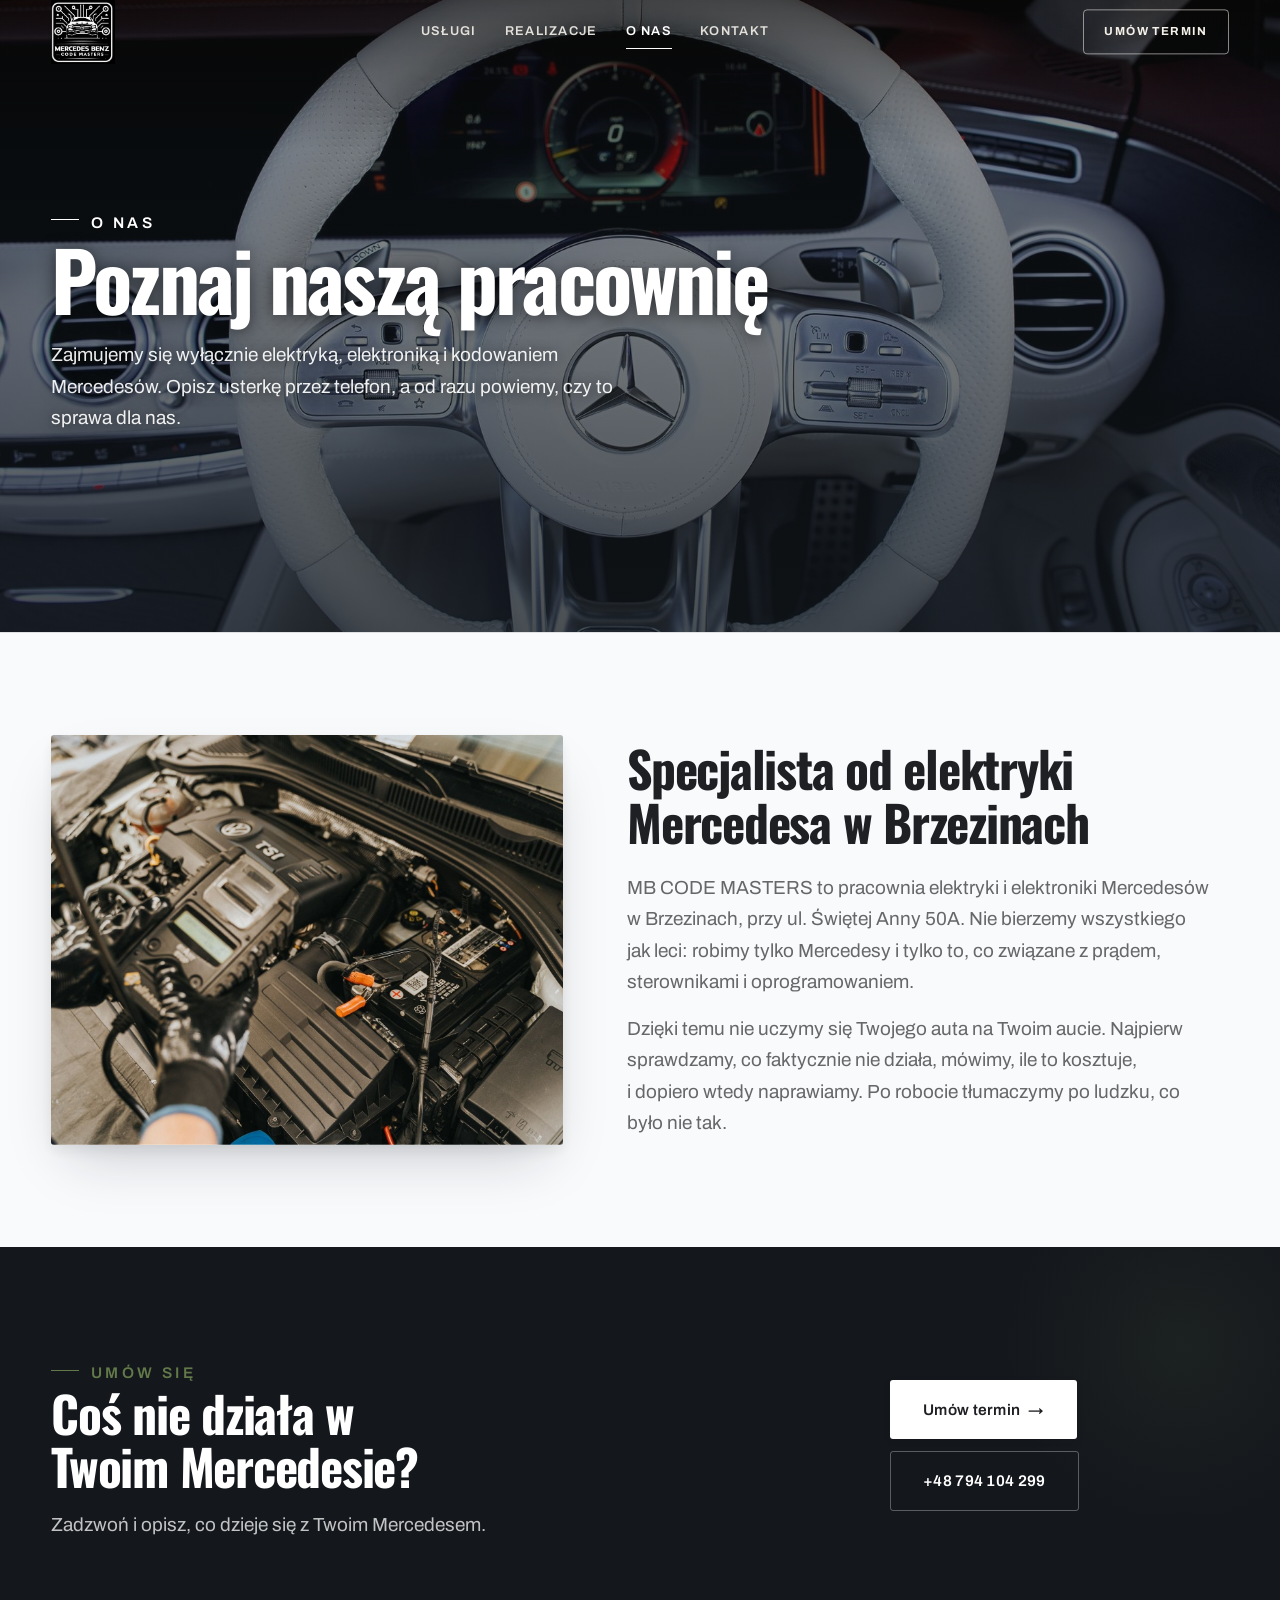
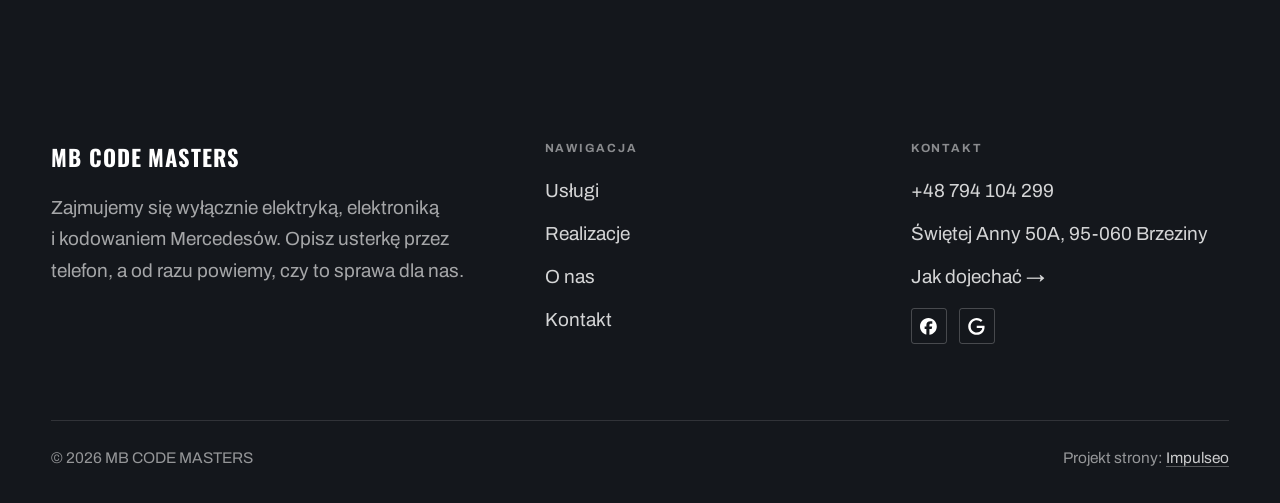
<file: o-nas.html>
<!DOCTYPE html>
<html lang="pl">
<head>
<meta charset="UTF-8">
<meta name="viewport" content="width=device-width, initial-scale=1.0">
<title>O nas - MB CODE MASTERS</title>
<meta name="description" content="MB CODE MASTERS - elektryka, elektronika i kodowanie Mercedesów w Brzezinach. Diagnostyka, sterowniki, konwersje aut z USA. Zadzwoń i opisz usterkę.">
<link rel="canonical" href="https://kris20032.github.io/mb-code-masters/o-nas.html">
<meta name="robots" content="noindex, nofollow">
<meta property="og:type" content="website">
<meta property="og:locale" content="pl_PL">
<meta property="og:site_name" content="MB CODE MASTERS">
<meta property="og:title" content="O nas - MB CODE MASTERS">
<meta property="og:description" content="MB CODE MASTERS - elektryka, elektronika i kodowanie Mercedesów w Brzezinach. Diagnostyka, sterowniki, konwersje aut z USA. Zadzwoń i opisz usterkę.">
<meta property="og:url" content="https://kris20032.github.io/mb-code-masters/o-nas.html">
<meta property="og:image" content="https://kris20032.github.io/mb-code-masters/img/og.jpg">
<meta property="og:image:width" content="1200">
<meta property="og:image:height" content="630">
<meta name="twitter:card" content="summary_large_image">
<link rel="preconnect" href="https://fonts.googleapis.com">
<link rel="preconnect" href="https://fonts.gstatic.com" crossorigin>
<link href="https://fonts.googleapis.com/css2?family=Oswald:wght@500;600;700&family=Archivo:wght@400;500;600&display=swap" rel="stylesheet">
<link rel="stylesheet" href="assets/styles.css?v=ddfa6d21">
</head>
<body>

<header class="nav">
  <div class="wrap nav-inner">
    <a class="brand brand-has-logo" href="index.html"><img class="brand-logo" src="img/logo.png" alt="MB CODE MASTERS" width="378" height="378" decoding="async"></a>
    <nav class="nav-links">
      <a href="oferta.html">Usługi</a>
      <a href="realizacje.html">Realizacje</a>
      <a href="o-nas.html" class="active" aria-current="page">O nas</a>
      <a href="kontakt.html">Kontakt</a>
      <a href="kontakt.html" class="btn btn-accent">Umów termin</a>
    </nav>
    <button class="nav-toggle" aria-label="Menu"><span></span><span></span><span></span></button>
  </div>
</header>

<main>
<section class="pagehead">
  <img src="img/g6.jpg" alt="MB CODE MASTERS - Poznaj naszą pracownię" width="1840" height="1218" decoding="async">
  <div class="wrap">
    <span class="eyebrow">O nas</span>
    <h1>Poznaj naszą pracownię</h1>
    <p>Zajmujemy się wyłącznie elektryką, elektroniką i kodowaniem Mercedesów. Opisz usterkę przez telefon, a od razu powiemy, czy to sprawa dla nas.</p>
  </div>
</section>
<section>
  <div class="wrap split">
    <div class="split-art reveal"><img src="img/g7.jpg" alt="MB CODE MASTERS" loading="lazy" width="1780" height="1128" decoding="async"></div>
    <div class="split-copy reveal">
      <h2>Specjalista od elektryki Mercedesa w Brzezinach</h2>
      <p class="muted">MB CODE MASTERS to pracownia elektryki i elektroniki Mercedesów w Brzezinach, przy ul. Świętej Anny 50A. Nie bierzemy wszystkiego jak leci: robimy tylko Mercedesy i tylko to, co związane z prądem, sterownikami i oprogramowaniem.</p>
      <p class="muted">Dzięki temu nie uczymy się Twojego auta na Twoim aucie. Najpierw sprawdzamy, co faktycznie nie działa, mówimy, ile to kosztuje, i dopiero wtedy naprawiamy. Po robocie tłumaczymy po ludzku, co było nie tak.</p>
    </div>
  </div>
</section>


<section class="cta">
  <div class="wrap">
    <div class="reveal">
      <span class="eyebrow">Umów się</span>
      <h2>Coś nie działa w Twoim Mercedesie?</h2>
      <p>Zadzwoń i opisz, co dzieje się z Twoim Mercedesem.</p>
    </div>
    <div class="cta-actions reveal">
      <a href="kontakt.html" class="btn btn-light">Umów termin <span class="arr">→</span></a>
      <a href="tel:+48794104299" class="btn btn-ghost btn-ghost-cta">+48 794 104 299</a>
    </div>
  </div>
</section>
</main>

<footer>
  <div class="wrap">
    <div class="foot-grid">
      <div class="foot-brand">
        <div class="name">MB CODE MASTERS</div>
        <p>Zajmujemy się wyłącznie elektryką, elektroniką i kodowaniem Mercedesów. Opisz usterkę przez telefon, a od razu powiemy, czy to sprawa dla nas.</p>
      </div>
      <div class="foot-col">
        <h4>Nawigacja</h4>
        <a href="oferta.html">Usługi</a>
        <a href="realizacje.html">Realizacje</a>
        <a href="o-nas.html">O nas</a>
        <a href="kontakt.html">Kontakt</a>
      </div>
      <div class="foot-col">
        <h4>Kontakt</h4>
        <a href="tel:+48794104299">+48 794 104 299</a>
        <p>Świętej Anny 50A, 95-060 Brzeziny</p>
        <a href="https://maps.google.com/?cid=10606807485410307833&g_mp=Cidnb29nbGUubWFwcy5wbGFjZXMudjEuUGxhY2VzLlNlYXJjaFRleHQQAhgEIAA" target="_blank" rel="noopener">Jak dojechać →</a>
      <div class="foot-soc">
        <a class="soc" href="https://www.facebook.com/p/MB-Code-Masters-61560012096104/" target="_blank" rel="noopener" aria-label="Facebook - MB CODE MASTERS"><svg viewBox="0 0 24 24" aria-hidden="true" focusable="false"><path d="M9.101 23.691v-7.98H6.627v-3.667h2.474v-1.58c0-4.085 1.848-5.978 5.858-5.978.401 0 .955.042 1.468.103a8.68 8.68 0 0 1 1.141.195v3.325a8.623 8.623 0 0 0-.653-.036 26.805 26.805 0 0 0-.733-.009c-.707 0-1.259.096-1.675.309a1.686 1.686 0 0 0-.679.622c-.258.42-.374.995-.374 1.752v1.297h3.919l-.386 2.103-.287 1.564h-3.246v8.245C19.396 23.238 24 18.179 24 12.044c0-6.627-5.373-12-12-12s-12 5.373-12 12c0 5.628 3.874 10.35 9.101 11.647Z" fill="currentColor"/></svg></a>
        <a class="soc" href="https://maps.google.com/?cid=10606807485410307833&g_mp=Cidnb29nbGUubWFwcy5wbGFjZXMudjEuUGxhY2VzLlNlYXJjaFRleHQQAhgEIAA" target="_blank" rel="noopener" aria-label="Google - MB CODE MASTERS"><svg viewBox="0 0 24 24" aria-hidden="true" focusable="false"><path d="M12.48 10.92v3.28h7.84c-.24 1.84-.853 3.187-1.787 4.133-1.147 1.147-2.933 2.4-6.053 2.4-4.827 0-8.6-3.893-8.6-8.72s3.773-8.72 8.6-8.72c2.6 0 4.507 1.027 5.907 2.347l2.307-2.307C18.747 1.44 16.133 0 12.48 0 5.867 0 .307 5.387.307 12s5.56 12 12.173 12c3.573 0 6.267-1.173 8.373-3.36 2.16-2.16 2.84-5.213 2.84-7.667 0-.76-.053-1.467-.173-2.053H12.48z" fill="currentColor"/></svg></a>
      </div>
      </div>
    </div>
    <div class="foot-bot">
      <span>© 2026 MB CODE MASTERS</span>
      <span>Projekt strony: <a class="foot-credit" href="https://impulseo.pl" target="_blank" rel="noopener">Impulseo</a></span>
    </div>
  </div>
</footer>
<div class="sticky-reserve"><a class="sr-book" href="kontakt.html">Umów termin</a><a class="sr-call" href="tel:+48794104299" aria-label="Zadzwoń"><svg class="ico-tel" width="16" height="16" viewBox="0 0 24 24" fill="none" aria-hidden="true"><path d="M6.6 10.8a15.5 15.5 0 0 0 6.6 6.6l2.2-2.2a1 1 0 0 1 1-.24 11.4 11.4 0 0 0 3.6.58 1 1 0 0 1 1 1V20a1 1 0 0 1-1 1A17 17 0 0 1 3 4a1 1 0 0 1 1-1h3.5a1 1 0 0 1 1 1c0 1.25.2 2.46.58 3.6a1 1 0 0 1-.25 1l-2.23 2.2Z" fill="currentColor"/></svg></a></div>
<div class="demo-wazne" data-do="2026-11-15" data-cykl="3" hidden><svg class="dw-ico" width="13" height="13" viewBox="0 0 24 24" fill="none" aria-hidden="true"><circle cx="12" cy="12" r="8.6" stroke="currentColor" stroke-width="1.8"/><path d="M12 7.2V12l3.3 2" stroke="currentColor" stroke-width="1.8" stroke-linecap="round"/></svg><span class="dw-txt"></span></div>

<script src="assets/main.js"></script>
</body>
</html>
</file>
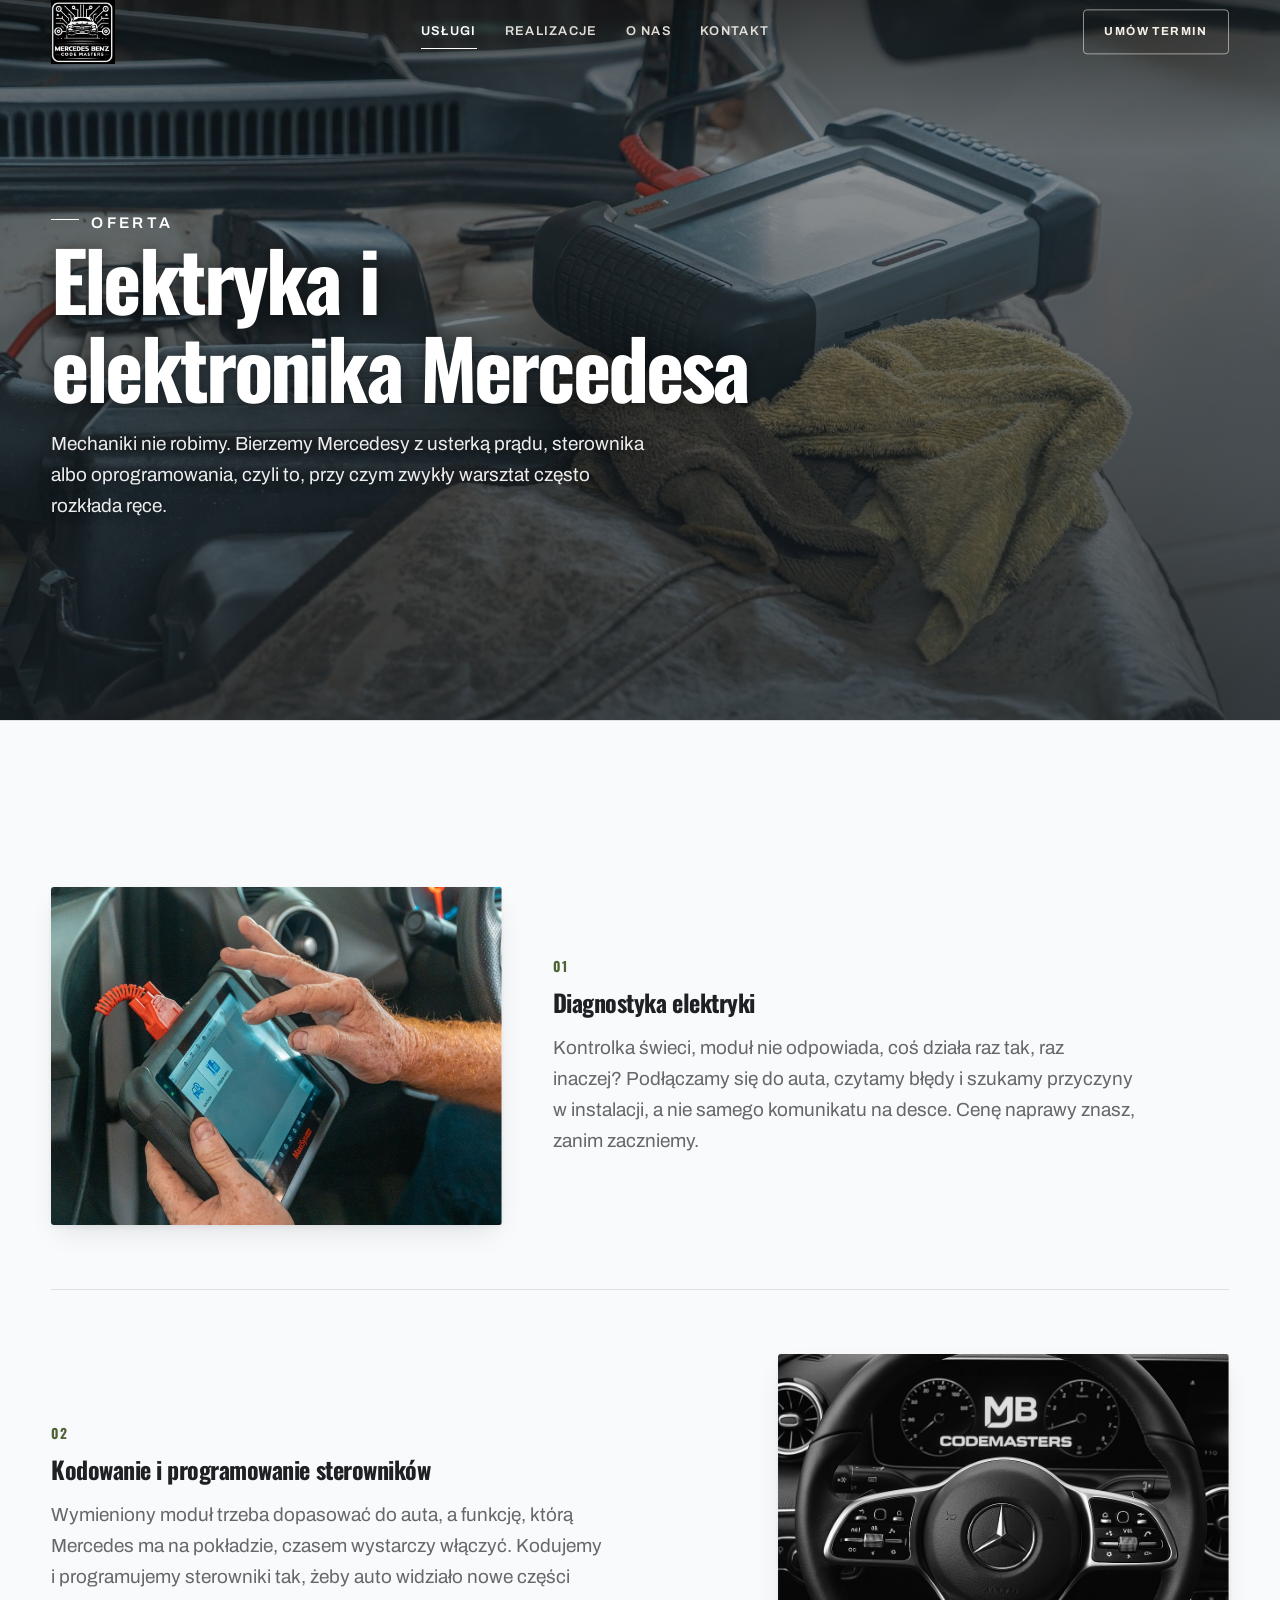
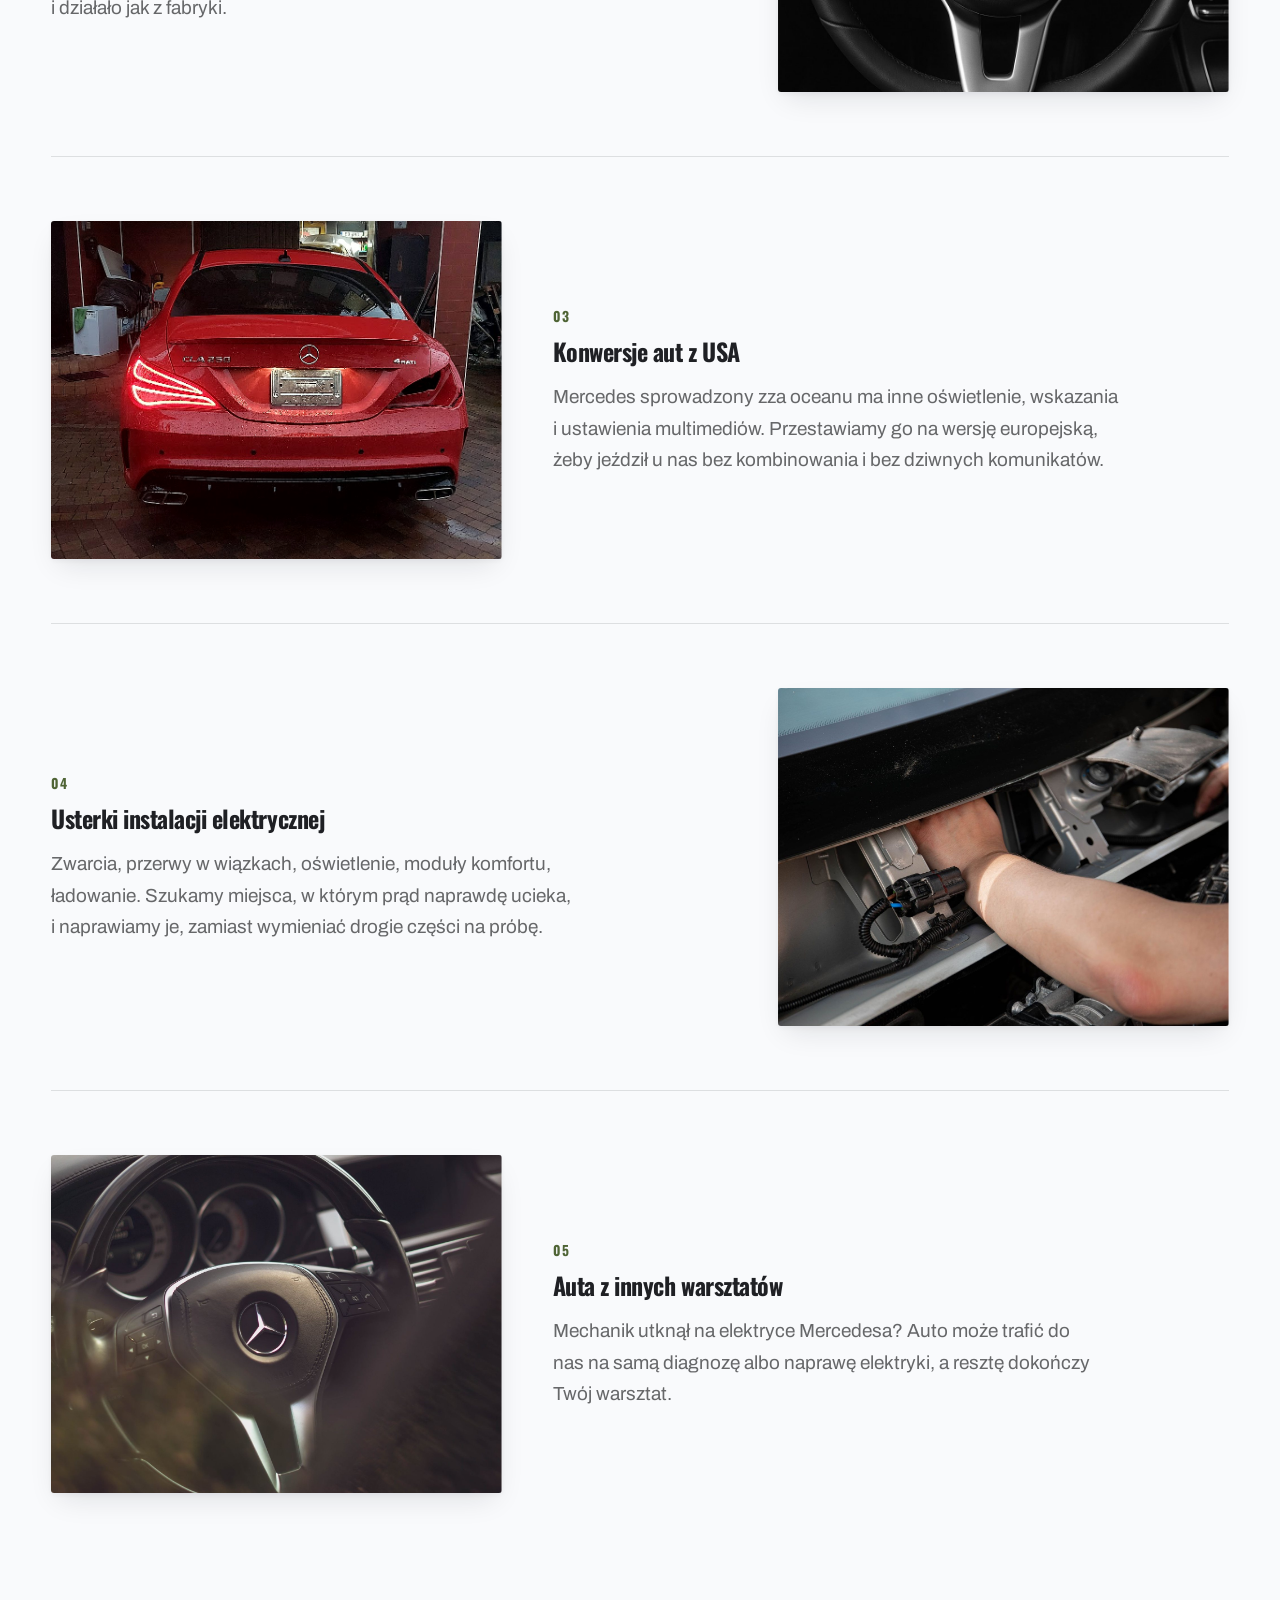
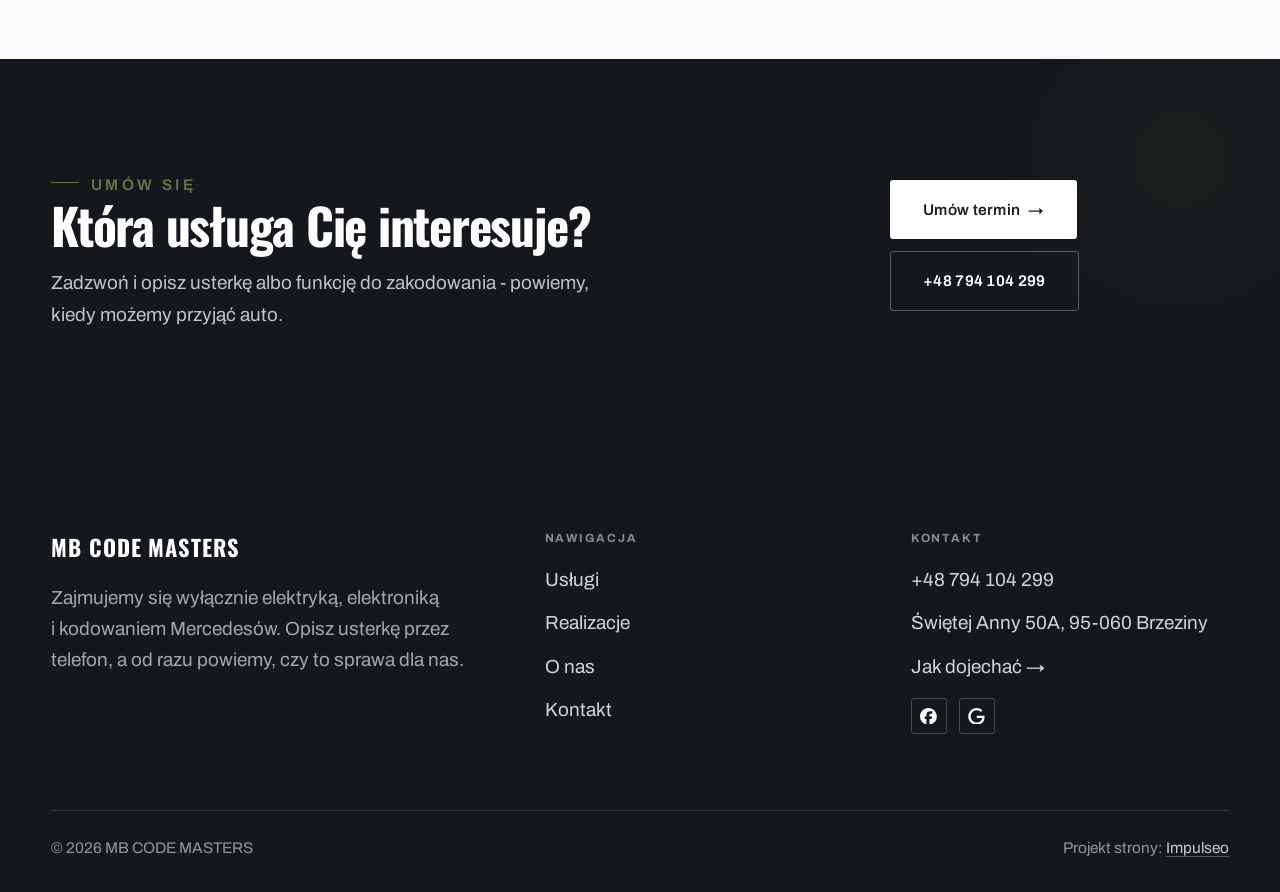
<file: oferta.html>
<!DOCTYPE html>
<html lang="pl">
<head>
<meta charset="UTF-8">
<meta name="viewport" content="width=device-width, initial-scale=1.0">
<title>Oferta - MB CODE MASTERS</title>
<meta name="description" content="MB CODE MASTERS - elektryka, elektronika i kodowanie Mercedesów w Brzezinach. Diagnostyka, sterowniki, konwersje aut z USA. Zadzwoń i opisz usterkę.">
<link rel="canonical" href="https://kris20032.github.io/mb-code-masters/oferta.html">
<meta name="robots" content="noindex, nofollow">
<meta property="og:type" content="website">
<meta property="og:locale" content="pl_PL">
<meta property="og:site_name" content="MB CODE MASTERS">
<meta property="og:title" content="Oferta - MB CODE MASTERS">
<meta property="og:description" content="MB CODE MASTERS - elektryka, elektronika i kodowanie Mercedesów w Brzezinach. Diagnostyka, sterowniki, konwersje aut z USA. Zadzwoń i opisz usterkę.">
<meta property="og:url" content="https://kris20032.github.io/mb-code-masters/oferta.html">
<meta property="og:image" content="https://kris20032.github.io/mb-code-masters/img/og.jpg">
<meta property="og:image:width" content="1200">
<meta property="og:image:height" content="630">
<meta name="twitter:card" content="summary_large_image">
<link rel="preconnect" href="https://fonts.googleapis.com">
<link rel="preconnect" href="https://fonts.gstatic.com" crossorigin>
<link href="https://fonts.googleapis.com/css2?family=Oswald:wght@500;600;700&family=Archivo:wght@400;500;600&display=swap" rel="stylesheet">
<link rel="stylesheet" href="assets/styles.css?v=ddfa6d21">
</head>
<body>

<header class="nav">
  <div class="wrap nav-inner">
    <a class="brand brand-has-logo" href="index.html"><img class="brand-logo" src="img/logo.png" alt="MB CODE MASTERS" width="378" height="378" decoding="async"></a>
    <nav class="nav-links">
      <a href="oferta.html" class="active" aria-current="page">Usługi</a>
      <a href="realizacje.html">Realizacje</a>
      <a href="o-nas.html">O nas</a>
      <a href="kontakt.html">Kontakt</a>
      <a href="kontakt.html" class="btn btn-accent">Umów termin</a>
    </nav>
    <button class="nav-toggle" aria-label="Menu"><span></span><span></span><span></span></button>
  </div>
</header>

<main>
<section class="pagehead">
  <img src="img/g5.jpg" alt="MB CODE MASTERS - Elektryka i elektronika Mercedesa" width="1830" height="1200" decoding="async">
  <div class="wrap">
    <span class="eyebrow">Oferta</span>
    <h1>Elektryka i elektronika Mercedesa</h1>
    <p>Mechaniki nie robimy. Bierzemy Mercedesy z usterką prądu, sterownika albo oprogramowania, czyli to, przy czym zwykły warsztat często rozkłada ręce.</p>
  </div>
</section>
<section>
  <div class="wrap">
    <div class="svc-row reveal">
      <div class="svc-row-art"><img src="img/g2.jpg" alt="Diagnostyka elektryki" loading="lazy" width="1800" height="1199" decoding="async"></div>
      <div>
        <span class="num">01</span>
        <h3>Diagnostyka elektryki</h3>
        <p class="muted">Kontrolka świeci, moduł nie odpowiada, coś działa raz tak, raz inaczej? Podłączamy się do auta, czytamy błędy i szukamy przyczyny w instalacji, a nie samego komunikatu na desce. Cenę naprawy znasz, zanim zaczniemy.</p>
      </div>
    </div>
    <div class="svc-row rev reveal">
      <div class="svc-row-art"><img src="img/about.jpg" alt="Kodowanie i programowanie sterowników" loading="lazy" width="1024" height="1024" decoding="async"></div>
      <div>
        <span class="num">02</span>
        <h3>Kodowanie i programowanie sterowników</h3>
        <p class="muted">Wymieniony moduł trzeba dopasować do auta, a funkcję, którą Mercedes ma na pokładzie, czasem wystarczy włączyć. Kodujemy i programujemy sterowniki tak, żeby auto widziało nowe części i działało jak z fabryki.</p>
      </div>
    </div>
    <div class="svc-row reveal">
      <div class="svc-row-art"><img src="img/g1.jpg" alt="Konwersje aut z USA" loading="lazy" width="1600" height="721" decoding="async"></div>
      <div>
        <span class="num">03</span>
        <h3>Konwersje aut z USA</h3>
        <p class="muted">Mercedes sprowadzony zza oceanu ma inne oświetlenie, wskazania i ustawienia multimediów. Przestawiamy go na wersję europejską, żeby jeździł u nas bez kombinowania i bez dziwnych komunikatów.</p>
      </div>
    </div>
    <div class="svc-row rev reveal">
      <div class="svc-row-art"><img src="img/g3.jpg" alt="Usterki instalacji elektrycznej" loading="lazy" width="1880" height="1253" decoding="async"></div>
      <div>
        <span class="num">04</span>
        <h3>Usterki instalacji elektrycznej</h3>
        <p class="muted">Zwarcia, przerwy w wiązkach, oświetlenie, moduły komfortu, ładowanie. Szukamy miejsca, w którym prąd naprawdę ucieka, i naprawiamy je, zamiast wymieniać drogie części na próbę.</p>
      </div>
    </div>
    <div class="svc-row reveal">
      <div class="svc-row-art"><img src="img/g4.jpg" alt="Auta z innych warsztatów" loading="lazy" width="1880" height="1253" decoding="async"></div>
      <div>
        <span class="num">05</span>
        <h3>Auta z innych warsztatów</h3>
        <p class="muted">Mechanik utknął na elektryce Mercedesa? Auto może trafić do nas na samą diagnozę albo naprawę elektryki, a resztę dokończy Twój warsztat.</p>
      </div>
    </div>
  </div>
</section>

<section class="cta">
  <div class="wrap">
    <div class="reveal">
      <span class="eyebrow">Umów się</span>
      <h2>Która usługa Cię interesuje?</h2>
      <p>Zadzwoń i opisz usterkę albo funkcję do zakodowania - powiemy, kiedy możemy przyjąć auto.</p>
    </div>
    <div class="cta-actions reveal">
      <a href="kontakt.html" class="btn btn-light">Umów termin <span class="arr">→</span></a>
      <a href="tel:+48794104299" class="btn btn-ghost btn-ghost-cta">+48 794 104 299</a>
    </div>
  </div>
</section>
</main>

<footer>
  <div class="wrap">
    <div class="foot-grid">
      <div class="foot-brand">
        <div class="name">MB CODE MASTERS</div>
        <p>Zajmujemy się wyłącznie elektryką, elektroniką i kodowaniem Mercedesów. Opisz usterkę przez telefon, a od razu powiemy, czy to sprawa dla nas.</p>
      </div>
      <div class="foot-col">
        <h4>Nawigacja</h4>
        <a href="oferta.html">Usługi</a>
        <a href="realizacje.html">Realizacje</a>
        <a href="o-nas.html">O nas</a>
        <a href="kontakt.html">Kontakt</a>
      </div>
      <div class="foot-col">
        <h4>Kontakt</h4>
        <a href="tel:+48794104299">+48 794 104 299</a>
        <p>Świętej Anny 50A, 95-060 Brzeziny</p>
        <a href="https://maps.google.com/?cid=10606807485410307833&g_mp=Cidnb29nbGUubWFwcy5wbGFjZXMudjEuUGxhY2VzLlNlYXJjaFRleHQQAhgEIAA" target="_blank" rel="noopener">Jak dojechać →</a>
      <div class="foot-soc">
        <a class="soc" href="https://www.facebook.com/p/MB-Code-Masters-61560012096104/" target="_blank" rel="noopener" aria-label="Facebook - MB CODE MASTERS"><svg viewBox="0 0 24 24" aria-hidden="true" focusable="false"><path d="M9.101 23.691v-7.98H6.627v-3.667h2.474v-1.58c0-4.085 1.848-5.978 5.858-5.978.401 0 .955.042 1.468.103a8.68 8.68 0 0 1 1.141.195v3.325a8.623 8.623 0 0 0-.653-.036 26.805 26.805 0 0 0-.733-.009c-.707 0-1.259.096-1.675.309a1.686 1.686 0 0 0-.679.622c-.258.42-.374.995-.374 1.752v1.297h3.919l-.386 2.103-.287 1.564h-3.246v8.245C19.396 23.238 24 18.179 24 12.044c0-6.627-5.373-12-12-12s-12 5.373-12 12c0 5.628 3.874 10.35 9.101 11.647Z" fill="currentColor"/></svg></a>
        <a class="soc" href="https://maps.google.com/?cid=10606807485410307833&g_mp=Cidnb29nbGUubWFwcy5wbGFjZXMudjEuUGxhY2VzLlNlYXJjaFRleHQQAhgEIAA" target="_blank" rel="noopener" aria-label="Google - MB CODE MASTERS"><svg viewBox="0 0 24 24" aria-hidden="true" focusable="false"><path d="M12.48 10.92v3.28h7.84c-.24 1.84-.853 3.187-1.787 4.133-1.147 1.147-2.933 2.4-6.053 2.4-4.827 0-8.6-3.893-8.6-8.72s3.773-8.72 8.6-8.72c2.6 0 4.507 1.027 5.907 2.347l2.307-2.307C18.747 1.44 16.133 0 12.48 0 5.867 0 .307 5.387.307 12s5.56 12 12.173 12c3.573 0 6.267-1.173 8.373-3.36 2.16-2.16 2.84-5.213 2.84-7.667 0-.76-.053-1.467-.173-2.053H12.48z" fill="currentColor"/></svg></a>
      </div>
      </div>
    </div>
    <div class="foot-bot">
      <span>© 2026 MB CODE MASTERS</span>
      <span>Projekt strony: <a class="foot-credit" href="https://impulseo.pl" target="_blank" rel="noopener">Impulseo</a></span>
    </div>
  </div>
</footer>
<div class="sticky-reserve"><a class="sr-book" href="kontakt.html">Umów termin</a><a class="sr-call" href="tel:+48794104299" aria-label="Zadzwoń"><svg class="ico-tel" width="16" height="16" viewBox="0 0 24 24" fill="none" aria-hidden="true"><path d="M6.6 10.8a15.5 15.5 0 0 0 6.6 6.6l2.2-2.2a1 1 0 0 1 1-.24 11.4 11.4 0 0 0 3.6.58 1 1 0 0 1 1 1V20a1 1 0 0 1-1 1A17 17 0 0 1 3 4a1 1 0 0 1 1-1h3.5a1 1 0 0 1 1 1c0 1.25.2 2.46.58 3.6a1 1 0 0 1-.25 1l-2.23 2.2Z" fill="currentColor"/></svg></a></div>
<div class="demo-wazne" data-do="2026-11-15" data-cykl="3" hidden><svg class="dw-ico" width="13" height="13" viewBox="0 0 24 24" fill="none" aria-hidden="true"><circle cx="12" cy="12" r="8.6" stroke="currentColor" stroke-width="1.8"/><path d="M12 7.2V12l3.3 2" stroke="currentColor" stroke-width="1.8" stroke-linecap="round"/></svg><span class="dw-txt"></span></div>

<script src="assets/main.js"></script>
</body>
</html>
</file>
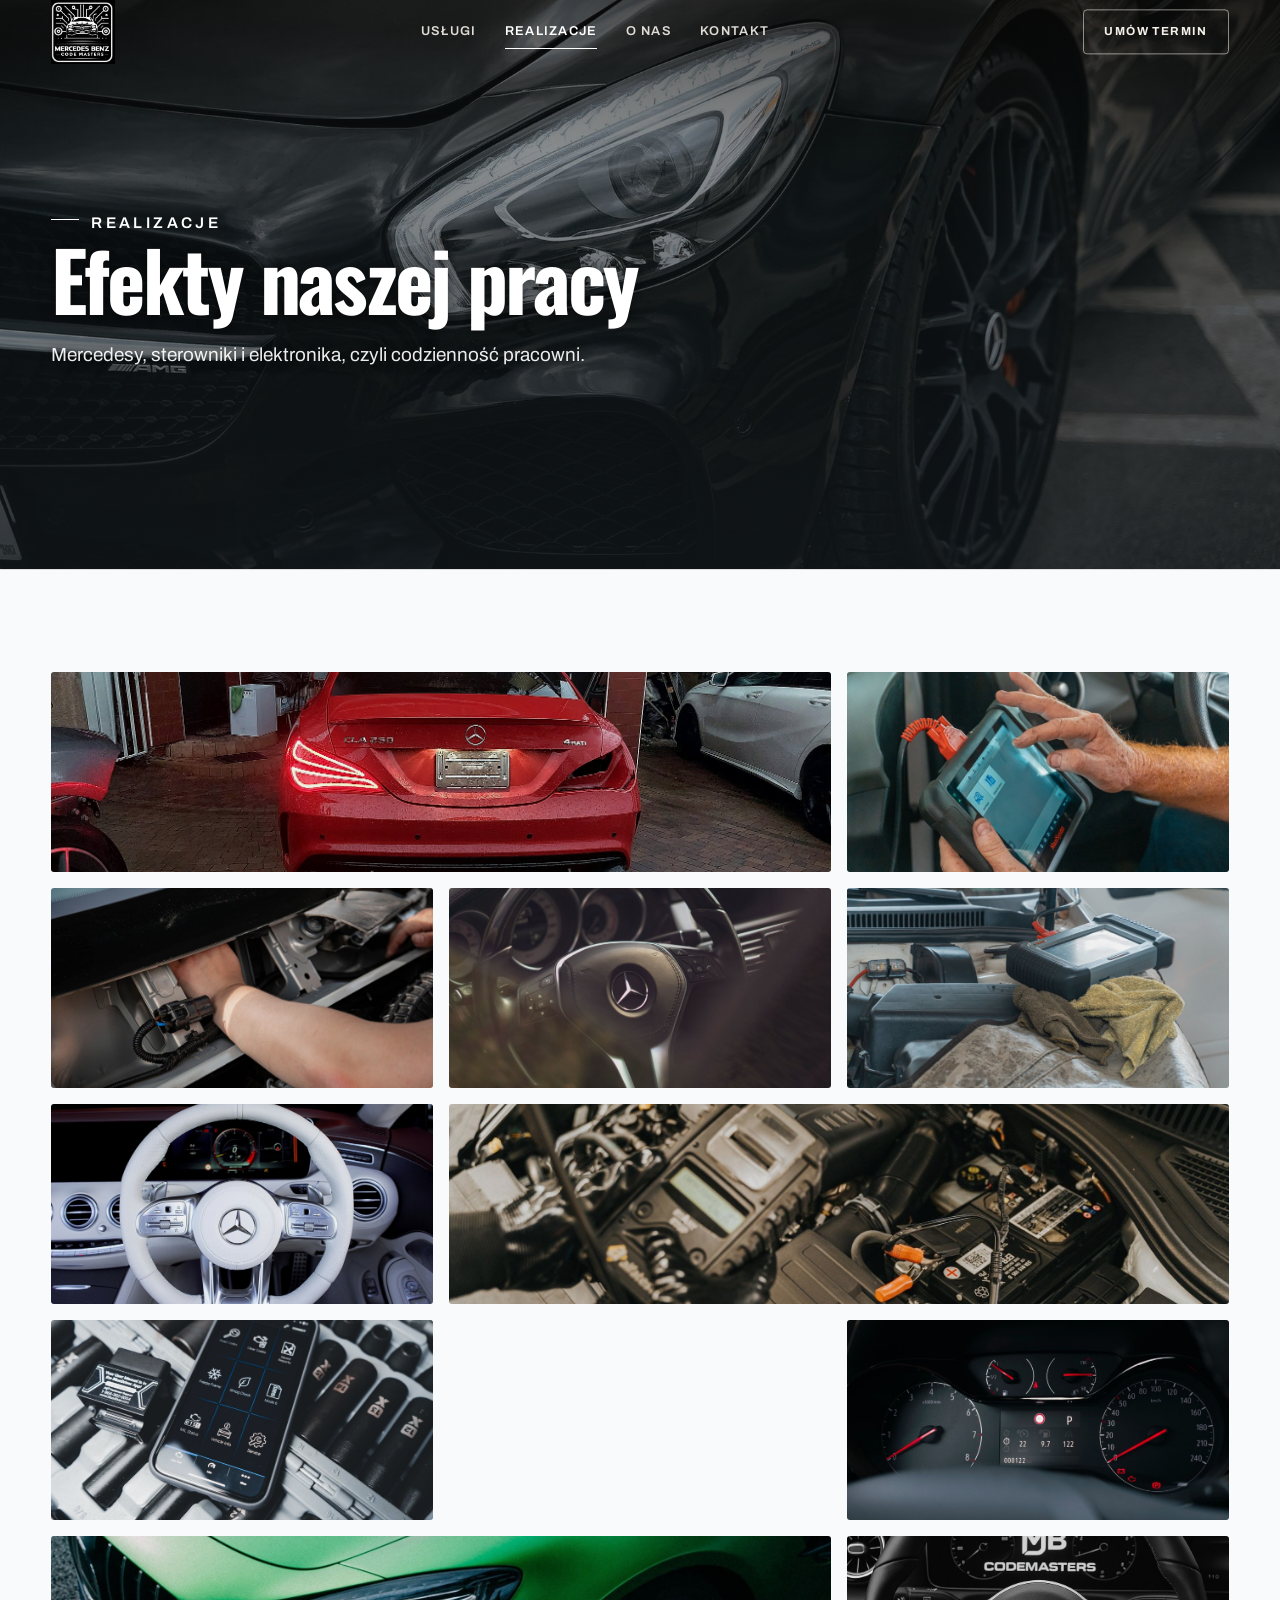
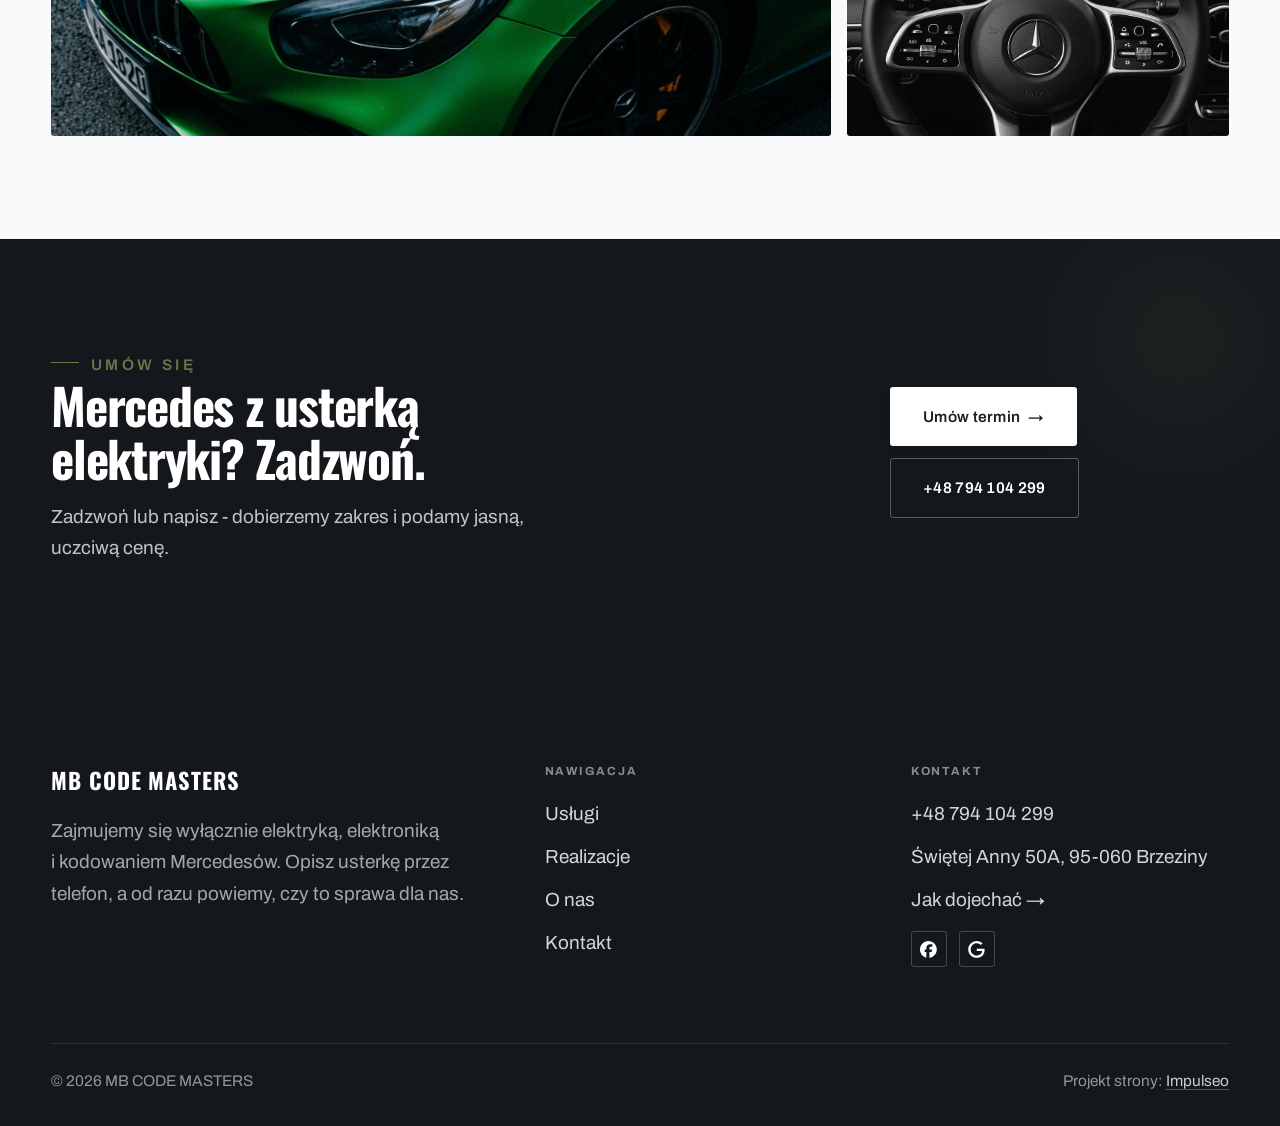
<file: realizacje.html>
<!DOCTYPE html>
<html lang="pl">
<head>
<meta charset="UTF-8">
<meta name="viewport" content="width=device-width, initial-scale=1.0">
<title>Realizacje - MB CODE MASTERS</title>
<meta name="description" content="Realizacje MB CODE MASTERS: Mercedes po pracy w pracowni, Diagnostyka z testerem, Praca przy instalacji, Kierownica i moduły, Tester pod maską">
<link rel="canonical" href="https://kris20032.github.io/mb-code-masters/realizacje.html">
<meta name="robots" content="noindex, nofollow">
<meta property="og:type" content="website">
<meta property="og:locale" content="pl_PL">
<meta property="og:site_name" content="MB CODE MASTERS">
<meta property="og:title" content="Realizacje - MB CODE MASTERS">
<meta property="og:description" content="Realizacje MB CODE MASTERS: Mercedes po pracy w pracowni, Diagnostyka z testerem, Praca przy instalacji, Kierownica i moduły, Tester pod maską">
<meta property="og:url" content="https://kris20032.github.io/mb-code-masters/realizacje.html">
<meta property="og:image" content="https://kris20032.github.io/mb-code-masters/img/og.jpg">
<meta property="og:image:width" content="1200">
<meta property="og:image:height" content="630">
<meta name="twitter:card" content="summary_large_image">
<link rel="preconnect" href="https://fonts.googleapis.com">
<link rel="preconnect" href="https://fonts.gstatic.com" crossorigin>
<link href="https://fonts.googleapis.com/css2?family=Oswald:wght@500;600;700&family=Archivo:wght@400;500;600&display=swap" rel="stylesheet">
<link rel="stylesheet" href="assets/styles.css?v=ddfa6d21">
</head>
<body>

<header class="nav">
  <div class="wrap nav-inner">
    <a class="brand brand-has-logo" href="index.html"><img class="brand-logo" src="img/logo.png" alt="MB CODE MASTERS" width="378" height="378" decoding="async"></a>
    <nav class="nav-links">
      <a href="oferta.html">Usługi</a>
      <a href="realizacje.html" class="active" aria-current="page">Realizacje</a>
      <a href="o-nas.html">O nas</a>
      <a href="kontakt.html">Kontakt</a>
      <a href="kontakt.html" class="btn btn-accent">Umów termin</a>
    </nav>
    <button class="nav-toggle" aria-label="Menu"><span></span><span></span><span></span></button>
  </div>
</header>

<main>
<section class="pagehead">
  <img src="img/g12.jpg" alt="MB CODE MASTERS - Efekty naszej pracy" width="1880" height="1253" decoding="async">
  <div class="wrap">
    <span class="eyebrow">Realizacje</span>
    <h1>Efekty naszej pracy</h1>
    <p>Mercedesy, sterowniki i elektronika, czyli codzienność pracowni.</p>
  </div>
</section>
<section>
  <div class="wrap">
    <div class="gallery">
      <div class="tile t-two3 reveal"><img src="img/g1.jpg" alt="MB CODE MASTERS" loading="lazy" width="1600" height="721" decoding="async"></div>
      <div class="tile t-third reveal"><img src="img/g2.jpg" alt="MB CODE MASTERS" loading="lazy" width="1880" height="1253" decoding="async"></div>
      <div class="tile t-third reveal"><img src="img/g3.jpg" alt="MB CODE MASTERS" loading="lazy" width="1880" height="1253" decoding="async"></div>
      <div class="tile t-third reveal"><img src="img/g4.jpg" alt="MB CODE MASTERS" loading="lazy" width="1880" height="1253" decoding="async"></div>
      <div class="tile t-third reveal"><img src="img/g5.jpg" alt="MB CODE MASTERS" loading="lazy" width="1830" height="1200" decoding="async"></div>
      <div class="tile t-third reveal"><img src="img/g6.jpg" alt="MB CODE MASTERS" loading="lazy" width="1840" height="1218" decoding="async"></div>
      <div class="tile t-two3 reveal"><img src="img/g7.jpg" alt="MB CODE MASTERS" loading="lazy" width="1780" height="1128" decoding="async"></div>
      <div class="tile t-third reveal"><img src="img/g8.jpg" alt="MB CODE MASTERS" loading="lazy" width="1880" height="1253" decoding="async"></div>
      <div class="tile t-third reveal"><img src="img/g9.jpg" alt="MB CODE MASTERS" loading="lazy" width="1880" height="1253" decoding="async"></div>
      <div class="tile t-third reveal"><img src="img/g10.jpg" alt="MB CODE MASTERS" loading="lazy" width="1880" height="1253" decoding="async"></div>
      <div class="tile t-two3 reveal"><img src="img/g11.jpg" alt="MB CODE MASTERS" loading="lazy" width="1880" height="1253" decoding="async"></div>
      <div class="tile t-third reveal"><img src="img/about.jpg" alt="MB CODE MASTERS" loading="lazy" width="1024" height="1024" decoding="async"></div>
    </div>
  </div>
</section>
<section class="cta">
  <div class="wrap">
    <div class="reveal">
      <span class="eyebrow">Umów się</span>
      <h2>Mercedes z usterką elektryki? Zadzwoń.</h2>
      <p>Zadzwoń lub napisz - dobierzemy zakres i podamy jasną, uczciwą cenę.</p>
    </div>
    <div class="cta-actions reveal">
      <a href="kontakt.html" class="btn btn-light">Umów termin <span class="arr">→</span></a>
      <a href="tel:+48794104299" class="btn btn-ghost btn-ghost-cta">+48 794 104 299</a>
    </div>
  </div>
</section>
</main>

<footer>
  <div class="wrap">
    <div class="foot-grid">
      <div class="foot-brand">
        <div class="name">MB CODE MASTERS</div>
        <p>Zajmujemy się wyłącznie elektryką, elektroniką i kodowaniem Mercedesów. Opisz usterkę przez telefon, a od razu powiemy, czy to sprawa dla nas.</p>
      </div>
      <div class="foot-col">
        <h4>Nawigacja</h4>
        <a href="oferta.html">Usługi</a>
        <a href="realizacje.html">Realizacje</a>
        <a href="o-nas.html">O nas</a>
        <a href="kontakt.html">Kontakt</a>
      </div>
      <div class="foot-col">
        <h4>Kontakt</h4>
        <a href="tel:+48794104299">+48 794 104 299</a>
        <p>Świętej Anny 50A, 95-060 Brzeziny</p>
        <a href="https://maps.google.com/?cid=10606807485410307833&g_mp=Cidnb29nbGUubWFwcy5wbGFjZXMudjEuUGxhY2VzLlNlYXJjaFRleHQQAhgEIAA" target="_blank" rel="noopener">Jak dojechać →</a>
      <div class="foot-soc">
        <a class="soc" href="https://www.facebook.com/p/MB-Code-Masters-61560012096104/" target="_blank" rel="noopener" aria-label="Facebook - MB CODE MASTERS"><svg viewBox="0 0 24 24" aria-hidden="true" focusable="false"><path d="M9.101 23.691v-7.98H6.627v-3.667h2.474v-1.58c0-4.085 1.848-5.978 5.858-5.978.401 0 .955.042 1.468.103a8.68 8.68 0 0 1 1.141.195v3.325a8.623 8.623 0 0 0-.653-.036 26.805 26.805 0 0 0-.733-.009c-.707 0-1.259.096-1.675.309a1.686 1.686 0 0 0-.679.622c-.258.42-.374.995-.374 1.752v1.297h3.919l-.386 2.103-.287 1.564h-3.246v8.245C19.396 23.238 24 18.179 24 12.044c0-6.627-5.373-12-12-12s-12 5.373-12 12c0 5.628 3.874 10.35 9.101 11.647Z" fill="currentColor"/></svg></a>
        <a class="soc" href="https://maps.google.com/?cid=10606807485410307833&g_mp=Cidnb29nbGUubWFwcy5wbGFjZXMudjEuUGxhY2VzLlNlYXJjaFRleHQQAhgEIAA" target="_blank" rel="noopener" aria-label="Google - MB CODE MASTERS"><svg viewBox="0 0 24 24" aria-hidden="true" focusable="false"><path d="M12.48 10.92v3.28h7.84c-.24 1.84-.853 3.187-1.787 4.133-1.147 1.147-2.933 2.4-6.053 2.4-4.827 0-8.6-3.893-8.6-8.72s3.773-8.72 8.6-8.72c2.6 0 4.507 1.027 5.907 2.347l2.307-2.307C18.747 1.44 16.133 0 12.48 0 5.867 0 .307 5.387.307 12s5.56 12 12.173 12c3.573 0 6.267-1.173 8.373-3.36 2.16-2.16 2.84-5.213 2.84-7.667 0-.76-.053-1.467-.173-2.053H12.48z" fill="currentColor"/></svg></a>
      </div>
      </div>
    </div>
    <div class="foot-bot">
      <span>© 2026 MB CODE MASTERS</span>
      <span>Projekt strony: <a class="foot-credit" href="https://impulseo.pl" target="_blank" rel="noopener">Impulseo</a></span>
    </div>
  </div>
</footer>
<div class="sticky-reserve"><a class="sr-book" href="kontakt.html">Umów termin</a><a class="sr-call" href="tel:+48794104299" aria-label="Zadzwoń"><svg class="ico-tel" width="16" height="16" viewBox="0 0 24 24" fill="none" aria-hidden="true"><path d="M6.6 10.8a15.5 15.5 0 0 0 6.6 6.6l2.2-2.2a1 1 0 0 1 1-.24 11.4 11.4 0 0 0 3.6.58 1 1 0 0 1 1 1V20a1 1 0 0 1-1 1A17 17 0 0 1 3 4a1 1 0 0 1 1-1h3.5a1 1 0 0 1 1 1c0 1.25.2 2.46.58 3.6a1 1 0 0 1-.25 1l-2.23 2.2Z" fill="currentColor"/></svg></a></div>
<div class="demo-wazne" data-do="2026-11-15" data-cykl="3" hidden><svg class="dw-ico" width="13" height="13" viewBox="0 0 24 24" fill="none" aria-hidden="true"><circle cx="12" cy="12" r="8.6" stroke="currentColor" stroke-width="1.8"/><path d="M12 7.2V12l3.3 2" stroke="currentColor" stroke-width="1.8" stroke-linecap="round"/></svg><span class="dw-txt"></span></div>

<script src="assets/main.js"></script>
</body>
</html>
</file>
<file: assets/styles.css>
/* ============================================================
   STOLBASZ — premium, architektoniczny B2B fit-out
   Jasna paleta, zero brązu. System wg premium-web-craft.
   Projekt strony: Impulseo (impulseo.pl)
   ============================================================ */

:root{
  /* PALETA — jasna, architektoniczna, chłodna */
  --paper:#f4f5f7;          /* główne tło */
  --paper-2:#e7e9ee;        /* sekcje alternatywne (chłodny jasny szary) */
  --paper-3:#e7e9ee;        /* delikatne wypełnienia */
  --ink:#14171c;            /* tekst główny — chłodny grafit */
  --ink-soft:#1f242c;       /* nagłówki drugorzędne */
  --muted:#8b9099;          /* tekst poboczny */
  --line:rgba(20,23,28,.12);/* hairline */
  --accent:#c8a04a;         /* stonowany petrol-slate — jedyny akcent */
  --accent-d:#9a7a31;
  --accent-soft:rgba(200,160,74,.10);
  --dark:#14171c;           /* sekcje ciemne (stopka/CTA) */

  /* HOVER ZDJĘĆ — JEDEN standard dla całego silnika (decyzja K. 04.08.2026, artefakt z wariantami).
     AKTUALNE (K.+Szymon 09.08.2026, wybór z artefaktu 6 wariantów): zoom 1.05 przy 1.4s -
     przy tak długim czasie mocniejszy kadr NIE skacze, tylko „oddycha". Poprzedni standard
     (1.02 / .55s z 04.08) odbierany jako dynamiczny i szybki.
     Spoczynek lekko przygaszony, ale TYLKO tam, gdzie jest mysz (@media hover:hover) —
     na telefonie zdjęcia zostają w pełnej jasności. */
  --img-zoom:1.05;                   /* K.+Szymon 09.08: wariant F z artefaktu porównawczego */
  --img-rest:brightness(.95) saturate(.99);
  --img-hot:brightness(1.06) saturate(1.05);
  --img-dur:1.4s;                    /* K.+Szymon 09.08 (wariant F): powoli = elegancko */
  --img-ease:cubic-bezier(.16,.84,.44,1);  /* miękki ogon, efekt „oddychania" */

  /* ODSTĘPY — skala 4/8 */
  --space-1:4px; --space-2:8px; --space-3:12px; --space-4:16px; --space-5:24px;
  --space-6:32px; --space-7:48px; --space-8:64px; --space-9:96px; --space-10:128px;

  /* TYPOGRAFIA — fluid clamp() (skala podbita 16.07.2026: większe, czytelniejsze litery — uwaga Adama) */
  --text-sm:clamp(.9rem,.87rem + .12vw,1rem);
  --text-base:clamp(1.08rem,1.04rem + .18vw,1.2rem);
  --text-lg:clamp(1.24rem,1.15rem + .34vw,1.44rem);
  --text-h3:clamp(1.34rem,1.22rem + .55vw,1.66rem);
  --text-h2:clamp(2.1rem,1.66rem + 2.1vw,3.1rem);
  --text-h1:clamp(2.9rem,2.1rem + 4vw,5.1rem);

  /* PROMIENIE — architektoniczne, raczej ostre */
  --r-sm:3px; --r-md:6px; --r-lg:10px;

  /* RUCH */
  --ease:cubic-bezier(.25,.46,.45,.94); --dur:.24s;

  /* CIENIE — miękkie, warstwowe */
  --sh-sm:0 1px 2px rgba(16,24,32,.04), 0 2px 8px rgba(16,24,32,.05);
  --sh-md:0 2px 6px rgba(16,24,32,.05), 0 12px 28px -8px rgba(16,24,32,.12);
  --sh-lg:0 6px 14px rgba(16,24,32,.07), 0 26px 56px -18px rgba(16,24,32,.22);

  --hairline:1px solid var(--line);

  --font-display:'Oswald','Archivo',sans-serif;
  --font-body:'Archivo',sans-serif;
}

*{box-sizing:border-box;margin:0;padding:0}
html{scroll-behavior:smooth}
body{
  font-family:var(--font-body);
  font-size:var(--text-base);
  line-height:1.65;
  color:var(--ink);
  background:var(--paper);
  -webkit-font-smoothing:antialiased;
  text-rendering:optimizeLegibility;
}
img{max-width:100%;height:auto;display:block}  /* height:auto = width/height z atrybutów trzyma proporcje (TOP#12) */
a{color:inherit;text-decoration:none}

.wrap{width:min(92%,1180px);margin-inline:auto}
section{padding-block:clamp(52px,6.5vw,96px)}

h1,h2,h3{font-family:var(--font-display);font-weight:700;line-height:1.08;letter-spacing:-.02em;color:var(--ink)}
h1{font-size:var(--text-h1);letter-spacing:-.035em}
h2{font-size:var(--text-h2);letter-spacing:-.025em}
h3{font-size:var(--text-h3)}
/* MIARA — długość wiersza. WCAG 2.2 SC 1.4.8: max 80 znaków; Butterick: 45–90.
   68ch daje realnie 72–78 znaków polskiego tekstu, czyli z zapasem pod granicą.
   Wcześniej limit miał TYLKO <p> — <li>, <blockquote> i <dd> nie miały żadnego,
   i to jedyny powód, dla którego 23 bloki na dwóch oddanych stronach jadą po
   83–106 znaków w wierszu (pomiar 07.08.2026, bramka `miara`).
   ⚠️ Listy i definicje ograniczamy TYLKO bez klasy: `ul`/`ol` z klasą to u nas
   układ (siatki kafli, menu), a nie tekst ciągły — tam miarę wyznacza układ. */
/* 60ch, nie 68ch (K. 10.08): po zmianie fontów na węższe kroje (DM Sans i spółka)
   w 68ch mieściło się ~90 znaków - bramka pikselowa słusznie zgłaszała przekroczenie
   granicy 80. Pomiar na żywej przeglądarce: 60ch = 90 znaków, 53ch = ~78 znaków, czyli normę WCAG 1.4.8. */
:root{ --miara:53ch }
p{max-width:min(100%,var(--miara))}
blockquote,
ul:not([class])>li, ol:not([class])>li,
dl:not([class])>dd{max-width:min(100%,var(--miara))}

/* ⚠️ Świadomie BEZ wyjątku `.tile p,.card p,.svc p{max-width:none}`, choć nasuwa się sam:
   te akapity BYŁY już ograniczone (stare `p{max-width:65ch}`), więc „wyjątek" nie odblokowałby
   niczego nowego — tylko ROZLUŹNIŁ stan sprzed zmiany na wszystkich demach naraz.
   `figcaption` żadna z reguł wyżej nie dotyczy, więc też nie potrzebuje zwolnienia. */

/* ŁAMANIE. `balance` wyrównuje długości wierszy w nagłówku, `pretty` pilnuje ostatniego
   wiersza akapitu, żeby nie został w nim jeden wyraz. Obsługiwane od Chrome 117 /
   Safari 17.5; starsze przeglądarki po prostu ignorują tę własność.
   `text-wrap:pretty` nie występowało dotąd ANI RAZ w silniku ani w repo klientów. */
h1,h2,h3,.lead,.lede{text-wrap:balance}
p,li,blockquote,dd{text-wrap:pretty}

.eyebrow{
  font-family:var(--font-body);
  font-size:var(--text-sm);
  font-weight:600;
  letter-spacing:.18em;
  text-transform:uppercase;
  color:var(--accent);
  display:inline-flex;align-items:center;gap:var(--space-3);
}
/* flex:none + margin-top = kreska trzyma się PIERWSZEJ linii. Wcześniej align-items:center
   centrowało ją względem całego bloku i przy zawinięciu (długi kicker typu
   „…WNĘTRZ · LESZNO · OD 2019") druga linia lądowała z brzydkim wcięciem. */
.eyebrow{align-items:flex-start}
.eyebrow>*,.eyebrow{text-wrap:balance}   /* dlugi kicker lamal sie na sierote typu samo „2019" w drugiej linii */
.eyebrow::before{content:"";width:28px;height:1px;background:var(--accent);display:inline-block;flex:none;margin-top:.62em}

.muted{color:var(--muted)}
.lead{font-size:var(--text-lg);line-height:1.55;color:var(--ink-soft);max-width:50ch}

/* ---------- BUTTONS ---------- */
.btn{
  display:inline-flex;align-items:center;gap:var(--space-2);
  font-weight:600;font-size:var(--text-sm);letter-spacing:.02em;
  padding:var(--space-4) var(--space-6);
  border-radius:var(--r-sm);
  transition:transform var(--dur) var(--ease),box-shadow var(--dur) var(--ease),background var(--dur) var(--ease);
  cursor:pointer;border:1px solid transparent;
}
.btn-accent{background:var(--accent);color:#fff;box-shadow:var(--sh-sm)}
.btn-accent:hover{background:var(--accent-d);transform:translateY(-2px);box-shadow:var(--sh-md)}
.btn-accent:active{transform:translateY(0);box-shadow:var(--sh-sm)}
.btn-ghost{background:transparent;color:var(--ink);border-color:var(--line)}
.btn-ghost:hover{border-color:var(--accent);color:var(--accent);transform:translateY(-2px)}
.btn-light{background:#fff;color:var(--ink);box-shadow:var(--sh-sm)}
.btn-light:hover{transform:translateY(-2px);box-shadow:var(--sh-md)}
.btn .arr{transition:transform var(--dur) var(--ease)}
.btn:hover .arr{transform:translateX(4px)}

/* ---------- NAV ---------- */
.nav{
  position:sticky;top:0;z-index:50;
  background:color-mix(in srgb,var(--paper) 88%,transparent);
  backdrop-filter:saturate(140%) blur(10px);
  border-bottom:var(--hairline);
}
.nav-inner{display:flex;align-items:center;justify-content:space-between;gap:var(--space-5);height:72px}
/* ANTY-NACHODZENIE (K. 05.08.2026): długa nazwa firmy + przycisk z pełnym numerem nie mieściły się w pasku
   i flex ściskał linki PONIŻEJ ich treści - "Kontakt" wchodził na ramkę "Zadzwoń +48 ...". Teraz ustępuje
   nazwa marki (skrót wielokropkiem), a menu i przycisk nigdy się nie kurczą ani nie zachodzą na siebie. */
.brand{display:flex;flex-direction:column;line-height:1;min-width:0;flex:0 1 auto}
.brand .name{font-family:var(--font-display);font-weight:800;font-size:1.35rem;letter-spacing:.04em;white-space:nowrap;overflow:hidden;text-overflow:ellipsis}
.brand .sub{font-size:.62rem;letter-spacing:.34em;text-transform:uppercase;color:var(--muted);margin-top:5px;white-space:nowrap;overflow:hidden;text-overflow:ellipsis}
.nav-links{display:flex;align-items:center;gap:var(--space-6);flex:0 0 auto}
.nav-links a{font-size:var(--text-sm);font-weight:500;color:var(--ink-soft);position:relative;padding-block:4px;white-space:nowrap;transition:color var(--dur) var(--ease)}
.nav-links a::after{content:"";position:absolute;left:0;bottom:0;width:0;height:1.5px;background:var(--accent);transition:width var(--dur) var(--ease)}
.nav-links a:hover,.nav-links a.active{color:var(--ink)}
.nav-links a:hover::after,.nav-links a.active::after{width:100%}
.nav-links .btn{padding:var(--space-2) var(--space-5)}
/* przyciski w nav: właściwy kolor (przebij .nav-links a) + bez podkreślenia */
.nav-links a.btn-accent{color:#fff}
.nav-links a.btn-ghost,.nav-links a.btn-light{color:var(--ink)}
/* CTA w pasku: NIE podkreślenie spod linków menu, ale ten sam przelatujący błysk,
   co na wszystkich innych przyciskach (zgłoszenie K. 13.08.2026 - „na hero jest efekt
   światła przechodzącego przez przycisk, na navbarze go nie ma, a mają być identyczne").
   Reguła `.nav-links a::after` jest silniejsza od `.btn::after`, więc trzeba jej
   geometrię wyzerować i wpisać połysk z nazwy - samo `display:none` gasiło efekt. */
.nav-links a.btn::after{
  display:block;content:"";position:absolute;inset:0;z-index:-1;pointer-events:none;
  width:auto;height:auto;border-radius:inherit;   /* kasuje geometrię podkreślenia (width:0;height:1.5px) */
  background:linear-gradient(100deg,transparent 32%,rgba(255,255,255,.20) 50%,transparent 68%);
  translate:-120% 0}
@media (prefers-reduced-motion:no-preference){
  .nav-links a.btn:hover::after{translate:120% 0;transition:translate .75s var(--mt-ease,cubic-bezier(.16,.84,.44,1))}
}
.nav-toggle{display:none;background:none;border:none;cursor:pointer;flex-direction:column;gap:5px;padding:8px}
.nav-toggle span{width:24px;height:2px;background:var(--ink);transition:var(--dur)}
/* Ciasny zakres MIĘDZY menu mobilnym a pełnym pulpitem: zbijamy odstępy i nazwę marki,
   żeby wszystko zmieściło się naturalnie, zanim w ogóle dojdzie do skracania wielokropkiem. */
@media(max-width:1280px) and (min-width:921px){
  .nav-links{gap:var(--space-4)}
  .nav-links .btn{padding:var(--space-2) var(--space-4)}
  .brand .name{font-size:1.15rem}
}

/* ---------- HERO (split) ---------- */
.hero{position:relative;overflow:hidden;border-bottom:var(--hairline)}
.hero-grid{display:grid;grid-template-columns:1.05fr .95fr;gap:clamp(24px,4vw,60px);align-items:center;
  padding-block:clamp(36px,4.5vw,64px)}
.hero-copy .eyebrow{margin-bottom:var(--space-5)}
.hero-copy h1{margin-bottom:var(--space-5)}
.hero-copy .lead{margin-bottom:var(--space-7)}
.hero-actions{display:flex;flex-wrap:wrap;gap:var(--space-4)}
.hero-art{position:relative;aspect-ratio:4/3;border-radius:var(--r-lg);overflow:hidden;box-shadow:var(--sh-lg)}
.hero-art img{width:100%;height:100%;object-fit:cover}
.hero-art::after{content:"";position:absolute;inset:0;background:linear-gradient(180deg,transparent 55%,rgba(18,24,28,.28))}
.hero-badge{position:absolute;left:var(--space-5);bottom:var(--space-5);z-index:2;
  background:rgba(252,252,251,.94);backdrop-filter:blur(4px);
  border-radius:var(--r-md);padding:var(--space-4) var(--space-5);box-shadow:var(--sh-md);max-width:78%}
.hero-badge strong{display:block;font-family:var(--font-display);font-size:1rem;letter-spacing:-.01em}
.hero-badge span{font-size:var(--text-sm);color:var(--muted)}

/* ---------- HERO duży / kinowy (strona główna) ---------- */
.hero-cine{position:relative;min-height:clamp(560px,82vh,840px);min-height:clamp(560px,82svh,840px);display:flex;align-items:center;overflow:hidden;border-bottom:var(--hairline)}
.hero-cine>img{position:absolute;inset:0;width:100%;height:100%;object-fit:cover;z-index:0}
.hero-cine::after{content:"";position:absolute;inset:0;z-index:1;
  background:linear-gradient(95deg,rgba(13,18,23,.86) 0%,rgba(13,18,23,.64) 32%,rgba(13,18,23,.24) 62%,rgba(13,18,23,.04) 100%)}
.hero-cine .wrap{position:relative;z-index:2;padding-block:var(--space-8)}
.hero-cine .hero-copy{max-width:660px}
.hero-cine .eyebrow{color:#fff;margin-bottom:var(--space-5)}
.hero-cine .eyebrow::before{background:#fff}
.hero-cine h1{color:#fff;margin-bottom:var(--space-5);font-size:clamp(2.9rem,2rem + 4.4vw,5.2rem);text-wrap:balance}
.hero-cine .lead{color:rgba(255,255,255,.92);max-width:48ch;margin-bottom:var(--space-7)}
.hero-cine .hero-actions{display:flex;flex-wrap:wrap;gap:var(--space-4)}
/* NISKIE OKNO (laptop z dokiem i paskami przeglądarki ma ~700-780 px wysokości widoku):
   H1 do 5.2rem + długi lead nie mieściły się i przyciski wypadały POD krawędź ekranu -
   klient widział stronę bez ani jednego CTA. Skalujemy w dół, zamiast przycinać treść. */
@media(min-width:821px) and (max-height:820px){
  .hero-cine{min-height:clamp(520px,94svh,780px)}
  .hero-cine .wrap{padding-block:var(--space-6)}
  .hero-cine h1{font-size:clamp(2.2rem,1.5rem + 2.6vw,3.6rem);margin-bottom:var(--space-4)}
  .hero-cine .eyebrow{margin-bottom:var(--space-4)}
  .hero-cine .lead{margin-bottom:var(--space-5);max-width:44ch}
}
@media(max-width:680px){
  .hero-cine{min-height:clamp(520px,76vh,640px);min-height:clamp(520px,76svh,640px);align-items:flex-end}
  .hero-cine::after{background:linear-gradient(0deg,rgba(13,18,23,.9) 6%,rgba(13,18,23,.45) 55%,rgba(13,18,23,.25) 100%)}
  .hero-cine .wrap{padding-bottom:var(--space-9)}
  /* TELEFON (~90% oglądających): lead potrafił zająć 8 linii i zepchnąć CTA poza pierwszy ekran.
     Zwężamy interlinię i skalę - treści nie ucinamy, bo to ona sprzedaje. */
  .hero-cine .lead{font-size:.98rem;line-height:1.5;margin-bottom:var(--space-5)}
  .hero-cine .eyebrow{font-size:.72rem;letter-spacing:.13em;margin-bottom:var(--space-4)}
  .hero-cine .eyebrow::before{width:20px}
  .hero-cine h1{margin-bottom:var(--space-4)}
}

/* full-bleed hero variant (podstrony) */
.pagehead{position:relative;min-height:46vh;min-height:46svh;display:flex;align-items:flex-end;overflow:hidden;border-bottom:var(--hairline)}
.pagehead img{position:absolute;inset:0;width:100%;height:100%;object-fit:cover}
/* 10.08.2026 (decyzja K.): mocniejsze przyciemnienie + cień pod tekstem. Bramka mierzyła na
   nagłówkach podstron 3,38-3,43:1 przy wymaganych 4,5 — jasne zdjęcie (hala, śnieg, niebo)
   podchodziło pod biały tekst. Zdjęcia klientów są różne, więc kontrast musi dawać WARSTWA,
   a nie szczęśliwy dobór kadru. */
.pagehead::after{content:"";position:absolute;inset:0;background:linear-gradient(180deg,rgba(18,24,28,.40),rgba(18,24,28,.76))}
.pagehead .wrap{position:relative;z-index:2;padding-block:var(--space-9);color:#fff}
.pagehead h1{color:#fff;max-width:18ch;text-shadow:0 2px 16px rgba(0,0,0,.55)}
.pagehead .eyebrow{color:#fff}
.pagehead .eyebrow::before{background:#fff}
.pagehead p{color:rgba(255,255,255,.92);margin-top:var(--space-4);max-width:54ch;text-shadow:0 1px 12px rgba(0,0,0,.5)}

/* ---------- STRIP (pasek skrótów / liczby) ---------- */
.strip{background:var(--dark);color:#fff}
/* PASEK HASEŁ — standard 04.08.2026 (decyzja K.): 5 haseł w JEDNYM rzędzie, tekst WYŚRODKOWANY,
   węższe marginesy boczne niż reszta strony (pasek ma iść szerzej), równe wysokości kolumn. */
.strip .wrap{width:min(96%,1440px);display:grid;grid-template-columns:repeat(5,1fr);
  gap:var(--space-5);padding-block:var(--space-7);align-items:stretch}
.strip .item .k{font-family:var(--font-display);font-size:clamp(1.05rem,.82rem + .85vw,1.55rem);
  font-weight:800;letter-spacing:-.02em;color:#fff;line-height:1.18;text-wrap:balance}
.strip .item .v{font-size:var(--text-sm);color:rgba(255,255,255,.66);margin-top:var(--space-2);line-height:1.4}
.strip .item{border-left:2px solid var(--accent);padding-inline:var(--space-4);
  text-align:center;display:flex;flex-direction:column;justify-content:center}
/* liczba kolumn = liczba haseł, żeby ostatnie nie zostawało samo w drugim rzędzie.
   Klasę n-N nadaje multipage.py; domyślnie (bez klasy) pasek jest 5-kolumnowy. */
.strip.n-2 .wrap{grid-template-columns:repeat(2,1fr)}
.strip.n-3 .wrap{grid-template-columns:repeat(3,1fr)}
.strip.n-4 .wrap{grid-template-columns:repeat(4,1fr);gap:var(--space-6)}
.strip.n-4 .item .k{font-size:clamp(1.3rem,1rem + 1.1vw,2rem)}
.strip.n-6 .wrap{grid-template-columns:repeat(6,1fr);gap:var(--space-4)}
.strip.n-6 .item .k{font-size:clamp(.98rem,.8rem + .7vw,1.35rem)}
/* równe łamanie: zamiast "długa linia + jedno słowo" obie linie zbliżonej długości */
.strip .item .k{text-wrap:balance}

/* ---------- SECTION HEAD ---------- */
.head{max-width:48rem;margin-bottom:var(--space-8)}
.head.center{margin-inline:auto;text-align:center}
.head .eyebrow{margin-bottom:var(--space-4)}
.head h2{margin-bottom:var(--space-4)}
.head p{color:var(--muted);font-size:var(--text-lg);line-height:1.55}
.head.center p{margin-inline:auto}

/* ---------- INTRO SPLIT ---------- */
.split{display:grid;grid-template-columns:.92fr 1.08fr;gap:clamp(28px,5vw,80px);align-items:center}
.split.rev{grid-template-columns:1.08fr .92fr}
.split.rev .split-art{order:-1}
.split-art{position:relative;aspect-ratio:5/4;border-radius:var(--r-lg);overflow:hidden;box-shadow:var(--sh-lg)}
.split-art img{width:100%;height:100%;object-fit:cover}
.split-copy h2{margin-bottom:var(--space-5)}
.split-copy p+p{margin-top:var(--space-4)}
.split-copy .btn{margin-top:var(--space-6)}

/* ---------- SERVICES (zakres) ---------- */
.svc-grid{display:grid;grid-template-columns:repeat(auto-fit,minmax(280px,1fr));gap:var(--space-5)}
.svc{background:#fff;border:var(--hairline);border-radius:var(--r-md);padding:var(--space-7) var(--space-6);
  transition:transform var(--dur) var(--ease),box-shadow var(--dur) var(--ease),border-color var(--dur) var(--ease);
  position:relative;overflow:hidden}
.svc::before{content:"";position:absolute;left:0;top:0;width:3px;height:0;background:var(--accent);transition:height var(--dur) var(--ease)}
.svc:hover{transform:translateY(-4px);box-shadow:var(--sh-md);border-color:transparent}
.svc:hover::before{height:100%}
.svc .ic{font-family:var(--font-display);font-size:.8rem;font-weight:700;letter-spacing:.12em;color:var(--accent);margin-bottom:var(--space-4)}
.svc h3{margin-bottom:var(--space-3);font-size:1.22rem}
.svc p{color:var(--muted);font-size:var(--text-base);line-height:1.6}

/* big detailed service rows */
.svc-row{display:grid;grid-template-columns:.8fr 1.2fr;gap:clamp(20px,4vw,60px);align-items:center;padding-block:var(--space-8)}
.svc-row+.svc-row{border-top:var(--hairline)}
.svc-row.rev{grid-template-columns:1.2fr .8fr}
/* Naprzemienny układ wierszy oferty: co drugi wiersz ma zdjęcie po PRAWEJ.
   Było `order:-1` — martwy kod, bo zdjęcie i tak jest pierwszym dzieckiem w HTML,
   więc wszystkie wiersze wyglądały identycznie (zdjęcie zawsze z lewej), a `rev`
   zmieniało tylko szerokość kolumn. Znalezione 29.07.2026 przy różnicowaniu kierunków
   animacji (pomiar pozycji: art.mid 390/502 przy row.mid 756 — zawsze lewa strona). */
.svc-row.rev .svc-row-art{order:2}
.svc-row-art{aspect-ratio:4/3;border-radius:var(--r-md);overflow:hidden;box-shadow:var(--sh-md)}
.svc-row-art img{width:100%;height:100%;object-fit:cover}
.svc-row h3{font-size:1.5rem;margin-bottom:var(--space-4)}
.svc-row .num{font-family:var(--font-display);font-size:.85rem;font-weight:700;letter-spacing:.14em;color:var(--accent);display:block;margin-bottom:var(--space-3)}
.svc-row ul{list-style:none;margin-top:var(--space-4);display:flex;flex-direction:column;gap:var(--space-2)}
.svc-row li{position:relative;padding-left:var(--space-5);color:var(--muted);font-size:var(--text-base)}
.svc-row li::before{content:"";position:absolute;left:0;top:.62em;width:8px;height:1px;background:var(--accent)}

/* ---------- GALLERY (realizacje) ---------- */
.gallery{display:grid;grid-template-columns:repeat(12,1fr);gap:var(--space-4);grid-auto-rows:200px}
/* GALERIA MASONRY — pionowe zdjęcia (portrety beauty/wellness) bez przycinania: kolumny, height auto */
.gallery-masonry{column-count:3;column-gap:var(--space-4)}
@media(max-width:900px){.gallery-masonry{column-count:2}}
@media(max-width:560px){.gallery-masonry{column-count:1}}
.gallery-masonry .m-tile{break-inside:avoid;margin:0 0 var(--space-4);padding:0;position:relative;overflow:hidden;border-radius:var(--r-md);border:1px solid var(--line)}
.gallery-masonry .m-tile img{width:100%;height:auto;display:block}
.gallery-masonry .m-tile .cap{position:absolute;left:0;right:0;bottom:0;padding:var(--space-4);color:#fff;background:linear-gradient(0deg,rgba(0,0,0,.55),transparent);font-size:var(--text-sm)}
.gallery-masonry .m-tile .cap small{display:block;font-weight:400;opacity:.78;letter-spacing:.04em;text-transform:uppercase;font-size:.66rem;margin-top:3px}
.tile{position:relative;overflow:hidden;border-radius:var(--r-md);box-shadow:var(--sh-sm);
  transition:transform var(--dur) var(--ease),box-shadow var(--dur) var(--ease)}
.tile img{width:100%;height:100%;object-fit:cover;
  transition:transform var(--img-dur) var(--img-ease),filter var(--img-dur) var(--img-ease)}
.tile:hover{box-shadow:var(--sh-md)}
.tile .cap{position:absolute;left:0;right:0;bottom:0;padding:var(--space-5) var(--space-4) var(--space-4);
  /* mocniejszy spad + cien pod tekstem: na JASNYCH zdjeciach klienta (biale fronty, sciany)
     slaby gradient dawal kontrast ~1.5:1 zamiast wymaganych 3.6:1 (bramka wygladu, 10.08.2026) */
  background:linear-gradient(transparent 10%,rgba(18,24,28,.55) 40%,rgba(18,24,28,.88) 68%,rgba(18,24,28,.99));color:#fff;
  text-shadow:0 1px 2px rgba(0,0,0,.85),0 2px 10px rgba(0,0,0,.55);
  font-size:var(--text-sm);font-weight:600;letter-spacing:.01em;
  opacity:0;transform:translateY(8px);transition:var(--dur) var(--ease)}
.tile:hover .cap{opacity:1;transform:translateY(0)}
.tile .cap small{display:block;font-weight:400;opacity:.78;letter-spacing:.04em;text-transform:uppercase;font-size:.66rem;margin-top:3px}
/* bento spans */
.t-wide{grid-column:span 6}
.t-tall{grid-column:span 6;grid-row:span 2}
.t-std{grid-column:span 6}
.t-third{grid-column:span 4}
.t-two3{grid-column:span 8}

/* ---------- TRUST / WIARYGODNOŚĆ ---------- */
.trust{background:var(--paper-2)}
.trust-grid{display:grid;grid-template-columns:repeat(auto-fit,minmax(240px,1fr));gap:var(--space-5);margin-top:var(--space-7)}
.trust-card{background:#fff;border-radius:var(--r-md);padding:var(--space-7) var(--space-6);box-shadow:var(--sh-sm);border-top:3px solid var(--accent)}
.trust-card .big{font-family:var(--font-display);font-size:clamp(1.8rem,1.3rem + 1.6vw,2.6rem);font-weight:800;letter-spacing:-.02em;color:var(--ink);line-height:1}
.trust-card h3{font-size:1.12rem;margin:var(--space-3) 0 var(--space-2)}
.trust-card p{color:var(--muted);font-size:var(--text-base);line-height:1.55}

/* ---------- CTA band ---------- */
.cta{background:var(--dark);color:#fff;position:relative;overflow:hidden}
/* telefon w CTA: na ciemnym tle biały (domyślnie), rodziny z JASNYM tłem CTA
   nadpisują to u siebie - wcześniej kolor siedział w stylu inline i wygrywał z rodziną. */
.cta .btn-ghost-cta{color:#fff;border-color:rgba(255,255,255,.3)}
.cta .wrap{display:grid;grid-template-columns:1.4fr .6fr;gap:var(--space-7);align-items:center;position:relative;z-index:2}
.cta h2{color:#fff;max-width:20ch}
.cta p{color:rgba(255,255,255,.74);margin-top:var(--space-4)}
.cta-actions{display:flex;flex-direction:column;gap:var(--space-3);align-items:flex-start}
.cta::before{content:"";position:absolute;right:-80px;top:-80px;width:360px;height:360px;border-radius:50%;
  background:radial-gradient(circle,var(--accent-soft),transparent 70%)}

/* ---------- CONTACT ---------- */
.contact-grid{display:grid;grid-template-columns:.85fr 1.15fr;gap:clamp(28px,4vw,56px);align-items:start}
.info-list{display:flex;flex-direction:column;gap:var(--space-2)}
.info-row{display:flex;gap:var(--space-4);align-items:flex-start;padding-block:var(--space-4);border-bottom:var(--hairline)}
.info-row .ic{flex:none;width:42px;height:42px;display:grid;place-items:center;border-radius:50%;
  background:var(--accent-soft);color:var(--accent);font-size:1.05rem}
.info-row .lbl{font-size:.72rem;letter-spacing:.14em;text-transform:uppercase;color:var(--muted)}
.info-row .val{font-weight:600;font-size:var(--text-base);margin-top:2px}
.info-row a.val:hover{color:var(--accent)}
.map{border:none;border-radius:var(--r-lg);box-shadow:var(--sh-md);width:100%;height:100%;min-height:380px;filter:grayscale(.2) contrast(1.02)}
.form{background:#fff;border:var(--hairline);border-radius:var(--r-lg);padding:clamp(24px,3vw,40px);box-shadow:var(--sh-sm)}
.form .fld{margin-bottom:var(--space-5)}
.form label{display:block;font-size:var(--text-sm);font-weight:600;margin-bottom:var(--space-2)}
.form input,.form textarea{width:100%;font-family:inherit;font-size:var(--text-base);color:var(--ink);
  padding:var(--space-4);border:var(--hairline);border-radius:var(--r-sm);background:var(--paper);transition:border-color var(--dur)}
.form input:focus,.form textarea:focus{outline:none;border-color:var(--accent);background:#fff}
.form textarea{resize:vertical;min-height:120px}
.form .note{font-size:var(--text-sm);color:var(--muted);margin-top:var(--space-3)}

/* ---------- FOOTER ---------- */
footer{background:var(--dark);color:#fff;padding-block:var(--space-9) var(--space-6)}
.foot-grid{display:grid;grid-template-columns:1.4fr 1fr 1fr;gap:var(--space-7);margin-bottom:var(--space-8)}
.foot-brand .name{font-family:var(--font-display);font-weight:800;font-size:1.4rem;letter-spacing:.04em}
.foot-brand p{color:rgba(255,255,255,.62);margin-top:var(--space-4);font-size:var(--text-base);max-width:38ch}
.foot-col h4{font-size:.74rem;letter-spacing:.16em;text-transform:uppercase;color:rgba(255,255,255,.5);margin-bottom:var(--space-4)}
.foot-col a,.foot-col p{display:block;color:rgba(255,255,255,.82);font-size:var(--text-base);margin-bottom:var(--space-3)}
.foot-col a:hover{color:#fff}
.foot-bot{border-top:1px solid rgba(255,255,255,.12);padding-top:var(--space-5);display:flex;justify-content:space-between;flex-wrap:wrap;gap:var(--space-3);
  font-size:var(--text-sm);color:rgba(255,255,255,.55)}
.foot-bot a:hover{color:#fff}
/* Podpis w stopce = klikalny link do impulseo.pl (31.07.2026). Ma być WIDOCZNIE klikalny,
   ale nie krzyczeć - stąd sam kolor jaśniejszy + delikatne podkreślenie na najeździe. */
.foot-bot a.foot-credit{color:rgba(255,255,255,.78);text-decoration:none;border-bottom:1px solid rgba(255,255,255,.28)}
.foot-bot a.foot-credit:hover{color:#fff;border-bottom-color:#fff}

/* ---------- REVEAL ---------- */
.reveal{opacity:0;transform:translateY(22px);transition:opacity .6s var(--ease),transform .6s var(--ease)}
.reveal.in{opacity:1;transform:none}

/* ---------- RESPONSIVE ---------- */
@media(max-width:920px){
  .hero-grid,.split,.split.rev,.svc-row,.svc-row.rev,.cta .wrap,.contact-grid,.foot-grid{grid-template-columns:1fr}
  .split.rev .split-art,.svc-row.rev .svc-row-art{order:0}
  .hero-art{aspect-ratio:16/10;max-height:420px}
  .strip .wrap,.strip.n-2 .wrap,.strip.n-3 .wrap,.strip.n-4 .wrap,.strip.n-6 .wrap{grid-template-columns:repeat(2,1fr);gap:var(--space-6)}
  .strip .item .k,.strip.n-6 .item .k{font-size:clamp(1.3rem,1.1rem + 1vw,2rem)}
  .gallery{grid-auto-rows:180px}
  .t-wide,.t-tall,.t-std,.t-third,.t-two3{grid-column:span 6}
  .t-tall{grid-row:span 1}
  .cta-actions{flex-direction:row;flex-wrap:wrap}
  .foot-grid{gap:var(--space-6)}
}
@media(max-width:680px){
  .nav-links{position:fixed;inset:72px 0 auto 0;background:var(--paper);flex-direction:column;align-items:stretch;
    gap:0;padding:var(--space-4) 6%;border-bottom:var(--hairline);box-shadow:var(--sh-md);
    transform:translateY(-120%);transition:transform var(--dur) var(--ease)}
  .nav-links.open{transform:translateY(0)}
  .nav-links a{padding-block:var(--space-4);border-bottom:var(--hairline)}
  .nav-links .btn{margin-top:var(--space-3);justify-content:center}
  .nav-toggle{display:flex}
  .strip .wrap,.strip.n-2 .wrap,.strip.n-3 .wrap,.strip.n-4 .wrap,.strip.n-6 .wrap{grid-template-columns:1fr}
  .gallery{grid-template-columns:repeat(6,1fr)}
  .foot-grid{grid-template-columns:1fr}
}
@media(prefers-reduced-motion:reduce){
  /* audyt 09.08 TOP#14: samo skrócenie duration przy animacji INFINITE = stroboskop
     (pętla .01ms miga ekranem); iteration-count:1 gasi pętlę naprawdę. Pseudoelementy
     też - tła hero (gastro/studio) animują ::before/img, blanket na * ich nie łapał. */
  *,*::before,*::after{animation-duration:.01ms!important;animation-iteration-count:1!important;animation-delay:0s!important;transition:none!important}
  .reveal{opacity:1!important;transform:none!important}
  html{scroll-behavior:auto}
}

/* ============================================================
   PREMIUM LAYER — destylat deep-researchu branż (anty-AI, spokój).
   Zmienne STOLBASZ (--accent/--ink/--paper/--line/--dark). Ruch ledwo
   zauważalny, krzywa cubic-bezier(.16,.84,.44,1); prefers-reduced-motion
   pokryte blanketem wyżej. Karty hairline zamiast cieni = #1 sygnał „nie-AI".
   ============================================================ */

/* więcej oddechu między sekcjami (liderzy: 110-130px) */
section{padding-block:clamp(64px,8vw,128px)}

/* 1) Aksamitny reveal — dłuższa, miękka krzywa zamiast „skoku" */
.reveal{transition:opacity .9s cubic-bezier(.16,.84,.44,1),transform .9s cubic-bezier(.16,.84,.44,1);will-change:opacity,transform}
/* stagger TYLKO w galerii (tam pozycja = porządek dzieci) */
.gallery .reveal:nth-child(2){transition-delay:.07s}
.gallery .reveal:nth-child(3){transition-delay:.14s}
.gallery .reveal:nth-child(4){transition-delay:.21s}
.gallery .reveal:nth-child(5){transition-delay:.28s}
.gallery .reveal:nth-child(6){transition-delay:.35s}

/* 2) Hero STATYCZNY na .hero-cine — Ken Burns CAŁKIEM WYŁĄCZONY 26.06 (3. zgłoszenie Szymona).
   GENEZA: animowanie scale na <img> hero z teksturami (cegły/framugi) re-samplinguje obraz
   klatka po klatce → na części ekranów drobne drganie/shimmer = „heroshot się trzęsie".
   translateY usunięto wcześniej, scale-only + will-change/GPU NIE wystarczyły do GWARANCJI gładkości.
   Krzysztof zażądał pewności („make sure, że błąd się nie pojawi") > efekt. Zero animacji = 0% drgania.
   Delikatny zoom zostaje TYLKO w pełnoekranowych hero gastro/studio (hg-bg/hs-bg — tło, inny
   mechanizm, chwalone, nigdy nie zgłaszane). NIE wracać do KB na .hero-cine bez realnego testu
   na sprzęcie klienta — to ryzyko regresji „trzęsienia”. */
/* BEZPIECZNY "wow" na hero = jednorazowy FADE-IN (opacity), nie zoom.
   opacity nie dotyka bitmapy → gładkie na KAŻDYM zdjęciu/ekranie/GPU, zero ryzyka migotania.
   Geometryczny ruch (scale/translate) na .hero-cine jest ZAKAZANY (bramka pilnuje). */
@keyframes heroFade{from{opacity:0}to{opacity:1}}
.hero-cine>img{transform:none;animation:heroFade 1.1s ease-out both}

/* 3) Akcentowy hairline pod nagłówkiem sekcji, który „rysuje się" przy wejściu */
.head h2{position:relative;padding-bottom:18px}
.head h2::after{content:"";position:absolute;left:0;bottom:0;height:1px;width:0;background:var(--accent);transition:width 1s cubic-bezier(.16,.84,.44,1) .15s}
.head.center h2::after{left:50%;transform:translateX(-50%)}
.head.reveal.in h2::after,.head.center.reveal.in h2::after{width:54px}

/* 4) Karty HAIRLINE zamiast cieni/zaokrągleń (najmocniejszy anty-AI detal) */
.svc{background:transparent;border:1px solid var(--line);border-radius:var(--r-sm);box-shadow:none}
.svc:hover{box-shadow:none;border-color:var(--accent);transform:translateY(-3px)}
.trust-card{background:transparent;box-shadow:none;border:1px solid var(--line);border-top:2px solid var(--accent);border-radius:var(--r-sm)}
.tile{box-shadow:none;border-radius:var(--r-sm)}
.tile:hover{box-shadow:none}

/* 5) Sticky-nav kondensuje się po przewinięciu (sygnał dopracowania) */
.nav{transition:box-shadow .4s ease,background .4s ease}
.nav.is-stuck{box-shadow:0 1px 0 var(--line),0 14px 30px -24px rgba(0,0,0,.45)}
.nav-inner{transition:height .35s var(--ease)}
.nav.is-stuck .nav-inner{height:60px}

/* 6) MANIFESTO — pełnoekranowy cytat-bohater (zastępuje generyczne „Dlaczego my") */
.manifesto{background:var(--paper-2);text-align:center}
.manifesto .wrap{max-width:60rem}
.manifesto p{font-family:var(--font-display);font-style:italic;font-size:clamp(1.6rem,1rem + 2.4vw,2.8rem);line-height:1.32;color:var(--ink-soft);margin-inline:auto;max-width:26ch;position:relative;padding-top:var(--space-8)}
.manifesto p::before{content:"";position:absolute;top:0;left:50%;transform:translateX(-50%);width:54px;height:1px;background:var(--accent)}
.manifesto p span{color:var(--accent);font-style:italic}

/* 7) GATEWAYS — 3 duże bramy-zdjęcia (zamiast paska menu usług) */
.gateways{display:grid;grid-template-columns:repeat(3,1fr);gap:var(--space-4)}
.gateway{position:relative;aspect-ratio:3/4;overflow:hidden;border-radius:var(--r-sm);display:block}
.gateway img{width:100%;height:100%;object-fit:cover;
  transition:transform var(--img-dur) var(--img-ease),filter var(--img-dur) var(--img-ease)}
.gateway::after{content:"";position:absolute;inset:0;background:linear-gradient(180deg,transparent 38%,rgba(18,24,28,.74))}
/* ===== HOVER ZDJĘĆ — jedno miejsce dla WSZYSTKICH kafli ze zdjęciem (K. 04.08.2026) ===== */
@media(hover:hover){
  .tile img,.gateway img,.m-tile img{filter:var(--img-rest)}
  .tile:hover img,
  .gateway:hover img,
  .m-tile:hover img{transform:scale(var(--img-zoom));filter:var(--img-hot)}
}
.m-tile img{transition:transform var(--img-dur) var(--img-ease),filter var(--img-dur) var(--img-ease)}
.gateway .g-ttl{position:absolute;left:0;right:0;bottom:0;z-index:2;padding:var(--space-6) var(--space-5);color:#fff;font-family:var(--font-display);font-size:1.45rem;letter-spacing:-.01em;line-height:1.15}
.gateway .g-ttl small{display:block;font-family:var(--font-body);font-size:var(--text-sm);font-weight:400;opacity:.82;letter-spacing:.03em;margin-top:5px}
@media(max-width:760px){.gateways{grid-template-columns:1fr}.gateway{aspect-ratio:16/10}}

/* 8) LOGO klienta w nagłówku (gdy podane --logo) */
/* 52px domyślnie (feedback Bartka 06.07.2026: 40px ginęło, uwaga padła 3x; ~56px sprawdzone na żywym demie anna-borowiec-makeup) */
.brand-logo{height:64px;width:auto;max-width:300px;object-fit:contain;display:block}
.nav.is-stuck .brand-logo{height:52px}
@media(max-width:680px){.brand-logo{height:46px;max-width:210px}}


/* === RWD: nagłówki na wąskich ekranach (dodane 17.07.2026 razem z fixem clamp) ===
   Po przywróceniu działania clamp() dolna granica --text-h1 (2.9rem) rozpychała
   dokument przy długich polskich słowach na telefonach. Tu ją zjeżdżamy. */
@media (max-width:560px){
  :root{
    --text-h1:clamp(1.9rem, 1.15rem + 4.4vw, 2.7rem);
    --text-h2:clamp(1.5rem, 1rem + 3vw, 2.1rem);
  }
  .hero-cine h1{font-size:clamp(1.9rem, 1.15rem + 4.4vw, 2.7rem)}
  h1,h2{overflow-wrap:break-word}
}

/* GODZINY (godziny_grid z briefu) — dzień po lewej, godziny po prawej. Wcześniej BRAK stylu
   powodował sklejenie "Poniedziałek-Piątek8:00-20:00" (dodane 2026-07-21). Neutralne dla dem bez grafiku. */
.godz{display:flex;flex-direction:column;gap:2px;max-width:440px;margin-top:8px}
.godz-row{display:flex;justify-content:space-between;align-items:baseline;gap:24px;padding:10px 0;border-bottom:1px solid var(--line)}
.godz-row:last-child{border-bottom:0}
.godz-row b{font-weight:600;color:var(--ink)}
.godz-row span{color:var(--muted);white-space:nowrap}

/* === FAQ (lekcja 08.08.2026) ===
   Sekcja faq_klinika() trafia NIE tylko do rodziny „klinika" (multipage.py: także układ FACHOWCY),
   a style leżały wyłącznie w families/klinika.css — u hydraulika/dekarza FAQ renderowało się jako
   goła lista <details> z domyślnym trójkącikiem przeglądarki (wpadka: demo Instalatorstwo Gała).
   Dlatego baza. Rodzina może to nadpisać na wierzchu. */
.faq-list{max-width:48rem;margin:var(--space-8) auto 0;display:flex;flex-direction:column;gap:var(--space-3)}
.faq-item{border:1px solid var(--line);border-radius:var(--r-md);background:var(--paper);padding:var(--space-4) var(--space-5)}
.faq-item summary{font-family:var(--font-display);font-weight:600;color:var(--ink);cursor:pointer;list-style:none;display:flex;justify-content:space-between;gap:1rem}
.faq-item summary::-webkit-details-marker{display:none}
.faq-item summary::after{content:"+";color:var(--accent-d);font-weight:700;font-size:1.2rem;line-height:1}
.faq-item[open] summary::after{content:"-"}
.faq-item p{color:var(--ink-soft);font-size:var(--text-base);line-height:1.6;margin:var(--space-3) 0 0}

/* === LICZBA OPINII PRZY SEKCJI OPINII (08.08.2026, wzorzec irismeble.pl, decyzja K.) ===
   Trzy cytaty bez kontekstu czyta się jak „firma ma trzy opinie". Ta linijka mówi wprost,
   ile ich jest naprawdę - dane i tak przychodzą z reconu i szły dotąd wyłącznie do hero.
   Baza, nie rodzina: sekcja opinii renderuje się we WSZYSTKICH układach, a style opinii
   leżą per rodzina - bez tego u części rodzin linijka byłaby gołym tekstem (ta sama pułapka
   co z FAQ wyżej). Rodzina może nadpisać na wierzchu. */
.op-meta{
  text-align:center;margin:calc(var(--space-3) * -1) 0 var(--space-6);
  color:var(--muted);font-size:var(--text-base);letter-spacing:.01em;
}
.op-meta .ico-star{color:var(--accent-d);margin-right:2px}

/* --- licznik ważności DEMA (pomysł K. 09.08) - tylko wersje pokazowe --- */
.demo-wazne{position:fixed;top:calc(var(--nav-h, 64px) + 14px);right:14px;z-index:95;
  display:inline-flex;align-items:center;gap:.45em;
  background:rgba(21,25,28,.82);color:#fff;font-size:.72rem;font-weight:600;letter-spacing:.01em;
  padding:.42em .8em .42em .62em;border-radius:999px;backdrop-filter:saturate(140%) blur(8px);
  border:1px solid rgba(255,255,255,.14);box-shadow:0 10px 24px -14px rgba(0,0,0,.6);
  pointer-events:none;
  /* NIE pokazuje się przy wejściu (K. 09.08) - wjeżdża dopiero po zejściu z hero */
  opacity:0;transform:translateY(-10px);
  transition:opacity .7s var(--ease),transform .7s var(--ease)}
.demo-wazne.is-on{opacity:1;transform:none}
.demo-wazne .dw-ico{flex:none;opacity:.85}
.demo-wazne b{font-weight:700;font-variant-numeric:tabular-nums;color:#FFD9A3}
.demo-wazne .dw-zeg{font-variant-numeric:tabular-nums;font-feature-settings:"tnum";
  opacity:.72;margin-left:.15em;letter-spacing:.01em}
.demo-wazne.is-pilne{background:rgba(150,32,28,.9);border-color:rgba(255,255,255,.2)}
.demo-wazne .dw-pilne{color:#FFE0DE}
@media(max-width:820px){.demo-wazne{top:auto;bottom:70px;right:10px}}

/* --- pasek mini-opinii pod hero (audyt 09.08 TOP#27) - tylko przy realnych recenzjach --- */
.opinie-mini{padding-block:0;border-bottom:var(--hairline)}
.opinie-mini .om-row{display:grid;grid-template-columns:repeat(3,1fr);gap:var(--space-6);padding-block:var(--space-5)}
.opinie-mini .om-item blockquote{font-size:var(--text-sm);color:var(--ink-soft);line-height:1.5;margin:0}
.opinie-mini .om-autor{display:block;margin-top:var(--space-2);font-size:.78rem;font-weight:600;color:var(--muted);letter-spacing:.04em}
@media(max-width:820px){.opinie-mini .om-row{grid-template-columns:1fr;gap:var(--space-4)}
  .opinie-mini .om-item:nth-child(n+3){display:none}}

/* --- AKCENT-TEKST (audyt 09.08 TOP#11/12, decyzja K.) ---------------------------
   Kolor firmowy jest jasny, dopóki nie musi być literą. --accent zostaje żywy
   (kreski, przyciski, pasek haseł); litera akcentowa na JASNYM tle bierze
   --accent-text (dokleja palette_auto; domyślnie accent-d). Tylko color -
   border/background/pseudo zostają żywe. Ciemna sekcja CTA = wyjątek. */
:root{--accent-text:var(--accent-d)}
.eyebrow, .svc .ic, .svc-row .num, .info-row .ic, .info-row a.val:hover,
.manifesto p span, .faq-item summary::after, .op-meta .ico-star, .op-star,
.fu-cta, .obszar-list li:hover, .btn-ghost:hover, .nav.nav-solid .brand .sub,
.proces-os .pc-cur, .os-on .proces-os .proces-line > li.os-done .pno { color:var(--accent-text) }
.cta .eyebrow { color:var(--accent) }

/* --- dostępność (audyt 09.08 TOP#23, podzbiór bezpieczny) --- */
html{scroll-padding-top:84px}                       /* kotwice nie chowają się pod sticky-nav */
:focus-visible{outline:2px solid var(--accent-text);outline-offset:2px}  /* widoczny fokus tylko z klawiatury */
main{display:block}

/* --- kafelek „Zobacz opinie w Google" (K. 09.08) - znak marki zamiast gołego linku --- */
.op-meta{text-align:center;max-width:none;margin-inline:auto}
.op-google{display:inline-flex;align-items:center;gap:.6em;
  padding:.62em 1.15em;border:1px solid var(--line);border-radius:999px;
  background:var(--paper);color:var(--ink);font-size:var(--text-sm);font-weight:600;
  transition:border-color var(--dur) var(--ease),box-shadow var(--dur) var(--ease),transform var(--dur) var(--ease)}
.op-google .op-g-ico{flex:none}                        /* oficjalny 4-kolorowy znak Google */
.op-google .arr{transition:transform var(--dur) var(--ease)}
.op-google:hover{border-color:var(--accent);box-shadow:var(--sh-sm);transform:translateY(-1px)}
.op-google:hover .arr{transform:translateX(3px)}

/* ============================================================
   HOVER KART I KAFLI - JEDEN STANDARD DLA WSZYSTKICH RODZIN (K. 10.08:
   „każde demo ma wyglądać tak premium"). Wcześniej premium-hover miała tylko
   rodzina fachowców (.fu-row), reszta rodzin renderowała karty bez reakcji.
   Zasada ta sama: reakcja NATYCHMIAST (0s), gaśnięcie łagodne; ledwie widoczne
   tło, kreska akcentu z lewej, strzałka rusza. Zero cieni-poduszek.
   ⛔ Świadomie POMIJAMY kafle ze zdjęciem (.tile/.gateway/.m-tile) - tam działa
   już zoom 1.05/1.4s i dokładanie ramek by go zabiło.
   ============================================================ */
.card, .svc, .gateway-txt, .menu-cat, .prod-card, .pak-card, .faq-item, .obj-tile{
  position:relative;transition:background .22s ease-out,border-color .22s ease-out}
.card::before, .menu-cat::before, .prod-card::before, .pak-card::before{
  content:"";position:absolute;left:0;top:0;bottom:0;width:3px;background:var(--accent);
  transform:scaleY(0);transform-origin:top;transition:transform .09s ease-out;border-radius:2px}
@media(hover:hover){
  .card:hover, .svc:hover, .menu-cat:hover, .prod-card:hover, .pak-card:hover{
    background:color-mix(in srgb,var(--accent) 9%,transparent);
    border-color:color-mix(in srgb,var(--accent) 45%,var(--line));
    transition-duration:0s}
  .card:hover::before, .menu-cat:hover::before,
  .prod-card:hover::before, .pak-card:hover::before{transform:scaleY(1)}
  .card:hover .arr, .svc:hover .arr, .menu-cat:hover .arr{transform:translateX(.3rem)}
}
.card .arr, .svc .arr, .menu-cat .arr{display:inline-block;transition:transform .1s ease-out}

/* ============================================================
   PLAKIETKA OPINII GOOGLE (K. 13.08.2026, wzór od Marcelego)
   Jedna forma we WSZYSTKICH układach hero (hg/hk/hs/ha/hd/tb/kt) zamiast
   gołego tekstu „★ Ocena 4,4 w Google · 7 opinii". Cudza ocena to najmocniejszy
   dowód zaufania na stronie - ma wyglądać jak odznaka, nie jak podpis.
   Tło i obwódka liczone z KOLORU TEKSTU, więc ta sama plakietka działa na
   ciemnym zdjęciu (biały napis → jasna mgiełka) i na jasnej sekcji (ciemny
   napis → delikatny szary). Zero osobnych wariantów do utrzymania.
   ============================================================ */
.g-badge{
  display:inline-flex;align-items:center;gap:.62em;
  padding:.52em 1em;border-radius:999px;
  background:color-mix(in srgb,currentColor 8%,transparent);
  border:1px solid color-mix(in srgb,currentColor 20%,transparent);
  -webkit-backdrop-filter:blur(6px);backdrop-filter:blur(6px);
  font-size:.98rem;line-height:1;font-weight:500;letter-spacing:.01em;
  white-space:nowrap;vertical-align:middle;max-width:100%}
.g-badge .gb-ico,.g-badge .gb-stars{flex:none}
.g-badge .gb-ocena{font-weight:700;font-size:1.08em;letter-spacing:.01em}
.g-badge .gb-txt{opacity:.92}
@media(max-width:560px){
  .g-badge{gap:.45em;padding:.45em .8em;font-size:.86rem}
  .g-badge .gb-stars{width:62px;height:12.4px}
  .g-badge .gb-ico{width:16px;height:16px}
}

/* === rodzina: auto === */
/* ============================================================
   RODZINA: AUTO (detailing / auto-serwis / powłoki / lakiernictwo / myjnia)
   Doklejane NA WIERZCH base.css. Skin auto (Oswald + grafit/bursztyn).
   Filozofia: PREMIUM, MĘSKO, TECHNICZNIE + "Umów termin". Jasna baza, ciemne kinowe hero, Oswald CAPS.
   (Świadomie BEZ ciemnej bazy - dark-skin guard wymusza jasne tło; ciemne hero+paski daja dramat.)
   FAZA 3 (research wf_5b470404, topowe studia detailingu/powłok): osobny układ - hero-auto (kicker+claim+1 CTA),
   nav fixed przezroczysty->ciemny grafit + zwijany, spec-ribbon (sygnatura), pakiety powłok (1 ciemny band),
   before/after suwak, poziomy "bay" proces, marki. Pakiety/before-after/marki = BRAMKOWANE (tylko z reconu).
   ============================================================ */

/* --- Wersaliki na nagłówkach sekcji (motorsport/inżynierski sznyt) --- */
.head h2{text-transform:uppercase;letter-spacing:.015em}
.eyebrow{letter-spacing:.22em}

/* --- Ostrzejsze, "techniczne" karty --- */
.svc,.trust-card,.tile,.gateway,.svc-row-art,.split-art{border-radius:var(--r-sm)}

/* --- STICKY "Umów termin" (mobile) --- */
.sticky-reserve{display:none}
@media(max-width:820px){
  .sticky-reserve{display:flex;position:fixed;left:0;right:0;bottom:0;z-index:90;
    background:var(--line);box-shadow:0 -6px 20px -10px rgba(0,0,0,.4);padding-bottom:env(safe-area-inset-bottom,0px);transition:transform .25s ease,opacity .25s ease}
  .sticky-reserve.schowany{transform:translateY(110%);opacity:0;pointer-events:none}
  .sticky-reserve a{padding:15px 8px;text-align:center;font-weight:700;font-size:.95rem;text-transform:uppercase;letter-spacing:.03em}
  .sr-book{flex:1;background:var(--accent);color:#fff}
  .sr-call{width:60px;background:var(--paper);color:var(--ink);font-size:1.15rem;border-left:1px solid var(--line)}
  body{padding-bottom:calc(64px + env(safe-area-inset-bottom,0px))}
}

/* ============================================================
   FAZA 3 - OSOBNY UKŁAD AUTO (detailing/powłoki). Wszystko poniżej doklejane na wierzch.
   ============================================================ */

/* --- Brass = ciemny tekst dla kontrastu (mosiądz #c8a04a + biel = za słaby kontrast) --- */
.btn-accent{color:#14171c}
.btn-accent:hover{color:#14171c}

/* === HERO AUTO: pełnoekranowe ciemne kino, blok dolny-lewy, Ken Burns, kontrast gwarantowany === */
/* padding-top = rezerwa pod stały pasek nawigacji; `align-items:safe flex-end` sprawia, że blok
   wyższy od hero przestaje być wypychany w GÓRĘ pod nav. Realna wpadka (demo Patris, 10.08.2026):
   przy oknie ~700 px wysokości nagłówek wchodził na nazwę firmy w pasku. Agent @claude naprawił to
   w WYGENEROWANYM styles.css jednego dema — czyli następne dema auto miały ten sam błąd.
   Poprawka należy TU, w źródle rodziny. */
.hero-auto{position:relative;min-height:max(560px,100vh);min-height:max(560px,100svh);display:flex;align-items:flex-end;align-items:safe flex-end;padding-top:clamp(6rem,13vh,8rem);box-sizing:border-box;overflow:hidden;isolation:isolate;background:#0a0c0f}
.hero-auto .ha-bg{position:absolute;inset:0;width:100%;height:100%;object-fit:cover;z-index:-2;will-change:transform}
/* Ken Burns = TYLKO scale (zero translate = zero dryfu), DESKTOP-only (min-width:900) - zgodnie z konwencją base.css heroBreath, anty-jank na mobile */
@keyframes haKen{from{transform:scale(1.04)}to{transform:scale(1.12)}}
@media(min-width:900px){.hero-auto .ha-bg{animation:haKen 30s ease-out infinite alternate}}
/* Kontrast GWARANTOWANY niezależnie od zdjęcia: (a) ciemna LEWA kolumna pod tekstem (tekst jest do lewej, top->bottom),
   (b) górny scrim pod nav + dolny scrim. Nie liczymy na ciemne zdjęcie. */
.hero-auto .ha-veil{position:absolute;inset:0;z-index:-1;
  background:linear-gradient(90deg,rgba(10,12,15,.86) 0%,rgba(10,12,15,.44) 34%,rgba(10,12,15,0) 62%),
             linear-gradient(180deg,rgba(10,12,15,.42) 0%,rgba(10,12,15,0) 30%,rgba(10,12,15,.55) 78%,rgba(10,12,15,.82) 100%)}
.ha-inner{position:relative;z-index:2;margin:0 0 clamp(2.6rem,7vh,5rem) clamp(1.4rem,5vw,4rem);max-width:32ch}
.ha-tick{display:block;width:48px;height:3px;background:var(--accent);margin-bottom:clamp(1rem,2.4vh,1.6rem)}
/* 10.08.2026 (decyzja K.): kicker BIAŁY, nie akcentowy. Bramka zmierzyła na demie Patris
   kontrast 2,05:1 przy wymaganych 3,6 — akcent bywa jasny (paleta liczona z logo klienta),
   a leży na zdjęciu, czyli na tle, którego nie kontrolujemy. Akcent zostaje w kresce `.ha-tick`
   tuż nad napisem, więc kolor marki nadal jest widoczny, tylko nie niesie tekstu. */
.ha-kicker{display:block;font-family:var(--font-display);font-weight:600;text-transform:uppercase;
  letter-spacing:.22em;font-size:clamp(.72rem,1.4vw,.86rem);color:#fff;opacity:.94;
  text-shadow:0 1px 12px rgba(0,0,0,.75),0 0 3px rgba(0,0,0,.5)}
.ha-claim{font-family:var(--font-display);font-weight:700;text-transform:uppercase;letter-spacing:.005em;line-height:1.02;
  /* rozmiar skalowany TAKŻE wysokością okna (7vh) — na niskim ekranie laptopa nagłówek maleje, zamiast rosnąć w górę */
  font-size:clamp(2.3rem,min(5.6vw,7vh),4.4rem);color:#fff;margin:clamp(.7rem,1.6vh,1.1rem) 0 clamp(1.5rem,3vh,2.2rem);
  text-shadow:0 2px 18px rgba(0,0,0,.55)}
.ha-cta{margin:0}
.ha-rating{margin:clamp(1rem,2vh,1.4rem) 0 0;color:#fff;font-weight:600;letter-spacing:.02em;font-size:var(--text-sm);opacity:.94;text-shadow:0 1px 10px rgba(0,0,0,.5)}
@media(max-width:640px){.ha-claim{font-size:clamp(2rem,9vw,2.7rem)}.ha-inner{margin-bottom:clamp(2rem,9vh,3.4rem)}}
@media(prefers-reduced-motion:reduce){.hero-auto .ha-bg{animation:none}}

/* === SPEC-RIBBON: poziomy pasek etykiet usług tuż pod hero (sygnatura strukturalna, NIE liczby) === */
.spec-ribbon{background:var(--paper);border-bottom:1px solid var(--line);padding-block:0}
.spec-ribbon .wrap{padding-block:var(--space-5)}
.sr-row{display:flex;flex-wrap:wrap;justify-content:center;align-items:center;gap:clamp(.8rem,2.4vw,2rem);list-style:none;margin:0;padding:0}
.sr-row li{font-family:var(--font-display);font-weight:600;text-transform:uppercase;letter-spacing:.14em;
  font-size:clamp(.7rem,1.3vw,.82rem);color:var(--ink-soft);display:flex;align-items:center}
.sr-row li:not(:last-child)::after{content:"";width:5px;height:5px;border-radius:50%;background:var(--accent);margin-left:clamp(.8rem,2.4vw,2rem)}

/* === PAKIETY POWŁOK: jedyny ciemny carbon-band w jasnej stronie (BRAMKOWANE) === */
.auto-dark{background:var(--ink)}
.auto-dark .head h2{color:#fff}
.auto-dark .head p{color:rgba(244,245,247,.74)}
.auto-dark .eyebrow{color:var(--accent)}
.auto-dark .eyebrow::before{background:var(--accent)}
.pakiety-grid{display:grid;grid-template-columns:repeat(3,1fr);gap:var(--space-6);margin-top:var(--space-8)}
.pakiet{background:rgba(255,255,255,.045);border:1px solid rgba(255,255,255,.12);border-radius:var(--r-sm);
  padding:var(--space-7) var(--space-6);display:flex;flex-direction:column;gap:var(--space-4)}
.pakiet h3{font-family:var(--font-display);text-transform:uppercase;letter-spacing:.04em;color:#fff;font-size:1.3rem}
.pak-lata{display:flex;align-items:baseline;gap:.5rem}
.pak-lata b{font-family:var(--font-display);font-size:2.4rem;line-height:1;color:var(--accent);font-weight:700}
.pak-lata span{font-size:var(--text-sm);color:rgba(244,245,247,.7);text-transform:uppercase;letter-spacing:.08em}
.pak-opis{color:rgba(244,245,247,.76);font-size:var(--text-base);line-height:1.6}
.pak-zakres{list-style:none;margin:0;padding:0;display:flex;flex-direction:column;gap:.6rem}
.pak-zakres li{position:relative;padding-left:1.4rem;padding-bottom:.6rem;color:rgba(244,245,247,.84);
  font-size:var(--text-sm);border-bottom:1px solid rgba(255,255,255,.08)}
.pak-zakres li::before{content:"";position:absolute;left:0;top:.55em;width:8px;height:2px;background:var(--accent)}
.pak-cena{margin-top:auto;font-family:var(--font-display);font-size:1.3rem;color:#fff;letter-spacing:.01em}
.pak-cta{margin-top:auto;color:var(--accent);font-weight:600;font-size:var(--text-sm);display:inline-flex;align-items:center;gap:.4rem}
.pak-cta:hover{color:#fff}
@media(max-width:900px){.pakiety-grid{grid-template-columns:1fr;max-width:32rem;margin-inline:auto}}

/* === BEFORE / AFTER: suwak (JASNE, NIE ciemny band). Oba zdjęcia full-size = ten sam kadr; clip-path odsłania === */
.auto-ba .ba-slider{position:relative;--ba-pos:50%;max-width:62rem;margin:var(--space-8) auto 0;aspect-ratio:16/9;
  overflow:hidden;border-radius:var(--r-sm);border:1px solid var(--line);touch-action:none;user-select:none;cursor:ew-resize}
.ba-slider img{position:absolute;inset:0;width:100%;height:100%;object-fit:cover;display:block}
.ba-before-wrap{position:absolute;inset:0;clip-path:inset(0 calc(100% - var(--ba-pos)) 0 0)}
.ba-lab{position:absolute;top:var(--space-4);z-index:3;font-family:var(--font-display);text-transform:uppercase;
  letter-spacing:.1em;font-size:.7rem;color:#fff;background:rgba(10,12,15,.6);padding:.3rem .6rem;border-radius:2px}
.ba-lab-l{left:var(--space-4)}
.ba-lab-r{right:var(--space-4)}
.ba-handle{position:absolute;top:0;bottom:0;left:var(--ba-pos);width:2px;background:var(--accent);transform:translateX(-1px);z-index:4;pointer-events:none}
.ba-handle span{position:absolute;top:50%;left:50%;transform:translate(-50%,-50%);width:38px;height:38px;border-radius:50%;
  background:var(--accent);box-shadow:0 2px 12px rgba(0,0,0,.4);display:flex;align-items:center;justify-content:center}
.ba-handle span::before,.ba-handle span::after{content:"";position:absolute;width:0;height:0;border-block:5px solid transparent}
.ba-handle span::before{left:9px;border-right:6px solid #14171c}
.ba-handle span::after{right:9px;border-left:6px solid #14171c}
.ba-podpis{text-align:center;color:var(--muted);font-size:var(--text-sm);margin-top:var(--space-5)}

/* === PROCES AUTO: poziomy "bay" stepper (top-border + numer) - inny kształt niż wspólny pionowy timeline === */
.auto-proc-row{list-style:none;margin:var(--space-8) 0 0;padding:0;display:grid;grid-template-columns:repeat(4,1fr);gap:var(--space-6)}
.auto-proc-row li{position:relative;padding-top:var(--space-5);border-top:2px solid var(--line)}
.auto-proc-row li::before{content:"";position:absolute;top:-2px;left:0;width:42%;height:2px;background:var(--accent)}
.ap-no{font-family:var(--font-display);font-weight:700;color:var(--accent);font-size:1.05rem;letter-spacing:.12em}
.auto-proc-row h3{font-family:var(--font-display);text-transform:uppercase;letter-spacing:.02em;font-size:1.1rem;margin:.5rem 0 .4rem}
.auto-proc-row p{color:var(--muted);font-size:var(--text-sm);line-height:1.55}
@media(max-width:760px){.auto-proc-row{grid-template-columns:1fr 1fr;gap:var(--space-7) var(--space-5)}}
@media(max-width:420px){.auto-proc-row{grid-template-columns:1fr}}

/* === MARKI / CZYM PRACUJEMY: nazwy tekstem (bez logotypów) - eyebrow neutralny (krytyka 4a) === */
.auto-marki .marki-list{display:flex;flex-wrap:wrap;justify-content:center;gap:clamp(.8rem,2.5vw,1.6rem);list-style:none;margin:var(--space-7) 0 0;padding:0}
.auto-marki .marki-list li{font-family:var(--font-display);text-transform:uppercase;letter-spacing:.12em;font-weight:600;
  font-size:clamp(.82rem,1.5vw,1rem);color:var(--ink-soft);padding:.5rem 1rem;border:1px solid var(--line);border-radius:var(--r-sm)}
.marki-gwar{text-align:center;color:var(--muted);font-size:var(--text-sm);margin-top:var(--space-6)}

/* === sticky-reserve: brass z ciemnym tekstem (kontrast) === */
.sticky-reserve .sr-book{color:#14171c}

/* === OPINIE (realne recenzje Google) - dodane dla rodziny auto === */
.opinie{padding-block:var(--space-9);background:var(--bg)}
.opinie .head{margin-bottom:var(--space-2)}
.opinie-grid{display:grid;grid-template-columns:repeat(auto-fit,minmax(16rem,1fr));gap:var(--space-6);margin-top:var(--space-8)}
.op-card{margin:0;background:var(--paper);border:1px solid var(--line);border-radius:var(--r-md);padding:var(--space-6);display:flex;flex-direction:column;gap:var(--space-3);box-shadow:0 1px 2px rgba(0,0,0,.04)}
.op-star{color:var(--accent-d,var(--accent));letter-spacing:.1em;font-size:.95rem}
.op-card blockquote{margin:0;color:var(--ink-soft);font-size:var(--text-base);line-height:1.6}
.op-autor{font-family:var(--font-display);font-weight:700;color:var(--ink);font-size:.95rem}

/* === NAV NOBU (silnik): auto === */
.nav{position:fixed;left:0;right:0;backdrop-filter:none;border-bottom:1px solid transparent;z-index:100;transition:transform .35s var(--ease),background .35s ease,box-shadow .35s ease}
.nav.nav-hidden{transform:translateY(-100%)}
.nav.is-stuck{background:transparent;box-shadow:none;border-bottom-color:transparent}
.nav.is-stuck .nav-inner{height:64px}
.nav .brand{flex-direction:row;align-items:baseline;gap:.6rem;line-height:1}
.nav .brand .name{font-family:var(--font-display);font-weight:600;font-size:1.5rem;text-transform:uppercase;letter-spacing:.14em}
.nav .brand .sub{margin-top:0;padding-left:.65rem;border-left:1px solid currentColor;font-size:.66rem;font-weight:600;letter-spacing:.22em;text-transform:uppercase}
.nav .nav-links a{font-size:.8rem;font-weight:600;text-transform:uppercase;letter-spacing:.1em;padding-block:6px}
.nav .nav-links a::after{height:1px}
.nav .nav-links a.btn-accent{font-size:.73rem;font-weight:700;text-transform:uppercase;letter-spacing:.12em;padding:.5rem 1.1rem;border-radius:4px;box-shadow:none}
.nav .nav-links a.btn-accent{background:var(--accent);border:1px solid var(--accent);color:#14171c}
.nav .nav-links a.btn-accent:hover{background:var(--accent);border-color:var(--accent);color:#14171c;filter:brightness(1.07)}
.nav{background:transparent}
.nav::after{content:"";position:absolute;left:0;right:0;top:0;height:150px;z-index:-1;pointer-events:none;transition:opacity .35s ease;background:linear-gradient(180deg,rgba(8,6,4,.55) 0%,rgba(8,6,4,0) 100%)}
.nav.nav-solid::after{opacity:0}
.nav .brand .name{color:#f5f1ea}
.nav .brand .sub{color:rgba(245,241,234,.82)}
.nav .nav-links a:not(.btn-accent){color:rgba(245,241,234,.9)}
.nav .nav-links a:not(.btn-accent):hover,.nav .nav-links a.active:not(.btn-accent){color:#fff}
.nav .nav-links a:not(.btn-accent)::after{background:#fff}
.nav .nav-toggle span{background:#f5f1ea}
.nav.nav-solid{background:rgba(12,13,16,.92);backdrop-filter:saturate(130%) blur(10px);border-bottom:1px solid rgba(255,255,255,.10)}
.nav.nav-solid .brand .sub{color:var(--accent)}
.nav.nav-solid.nav-hidden{background:transparent;box-shadow:none;border-bottom-color:transparent}
@media(min-width:681px){
.nav .nav-inner{position:relative;height:64px}
.nav .nav-links{flex:1;justify-content:center;gap:clamp(1rem,2.2vw,1.9rem);padding-right:15.5rem}
.nav .nav-links a.btn-accent{position:absolute;right:0;top:50%;transform:translateY(-50%);--klocek-stoi:translateY(-50%);margin:0}
.nav:not(.nav-solid) .nav-links a.btn-accent{background:transparent;border-color:rgba(245,241,234,.55);color:#f5f1ea}
.nav:not(.nav-solid) .nav-links a.btn-accent:hover{background:var(--accent);border-color:var(--accent);color:#14171c;transform:translateY(-50%)}
}
@media(max-width:680px){
.nav .nav-links:not(.open){transform:translateY(-160%);visibility:hidden}
.nav .nav-links.open{visibility:visible}
.nav .brand .name{font-size:1.12rem;letter-spacing:.1em;line-height:1.15}
.nav .brand .sub{display:none}
.nav .brand{min-width:0;overflow:hidden;padding-right:.6rem}
.nav .nav-links{background:var(--paper)}
.nav .nav-links a:not(.btn-accent){color:var(--ink-soft)}
.nav .nav-links a:not(.btn-accent):hover,.nav .nav-links a.active:not(.btn-accent){color:var(--ink)}
}
@media(max-width:430px){
.nav .brand .name{font-size:.95rem;letter-spacing:.06em}
}

/* === WARSTWA PREMIUM (silnik, 08.08.2026) === */
/* ============================================================
   OŚ PROCESU „PREMIUM" + OKNO NA NIERUCHOME TŁO + ODZNAKI + POWRÓT NA GÓRĘ
   (08.08.2026 — wdrożenie decyzji K. z warsztatu ruchu II)

   ⚠️ TEN PLIK JEST DOKLEJANY **PO** PLIKU RODZINY.
   Powód: strukturę `.proces-line` stylują cztery rodziny (fachowcy, dom, klinika,
   studio) jako poziomy rząd kart. Nowy układ musi je nadpisać, a base.css ładuje
   się PRZED rodziną, więc tam by przegrał. Kolejność w multipage.py:
       base.css → rodzina → TEN PLIK → motion.css → hero-fit.css

   ZASADA BEZPIECZEŃSTWA (jak w całej warstwie ruchu):
   stany „ukryte" nadaje WYŁĄCZNIE JavaScript przez klasę na <html>. Bez skryptu
   albo przy jego błędzie strona wygląda jak przed tą zmianą — nigdy pusty ekran.
   ============================================================ */

/* ---------------- 1) OŚ PROCESU ---------------- */
.proces-os .proc-grid{
  display:grid;grid-template-columns:34% 1fr;gap:var(--space-8);align-items:start;
}
.proces-os .proc-side{position:sticky;top:calc(72px + var(--space-6))}
.proces-os .proc-side .head{text-align:left;margin:0}
.proces-os .proc-side .head h2{margin-bottom:var(--space-3)}
.proces-os .proc-side .head p{margin:0}

.proces-os .proc-count{display:flex;align-items:baseline;gap:var(--space-2);margin-top:var(--space-6)}
.proces-os .pc-cur{
  font-family:var(--font-display);font-size:2.6rem;line-height:1;color:var(--accent-d);
  font-variant-numeric:tabular-nums;
}
.proces-os .pc-all{font-size:var(--text-base);color:var(--muted);font-variant-numeric:tabular-nums}
.proces-os .proc-bar{
  height:2px;background:var(--line);border-radius:2px;overflow:hidden;
  max-width:14rem;margin-top:var(--space-3);
}
.proces-os .proc-bar > i{display:block;height:100%;width:0;background:var(--accent-d)}
.proces-os .proc-now{
  color:var(--muted);font-size:var(--text-sm);margin:var(--space-3) 0 0;min-height:2.4em;
}

/* ⚠️ TWARDY RESET OZDOBNIKÓW RODZINY (naprawa po teście 08.08.2026, demo hydraulika)
   Rodziny nie tylko układają kroki w rząd — DORYSOWUJĄ do nich własną grafikę:
   fachowcy.css ma poziomą kreskę (li::before), kropkę na osi (li::after), środkowanie
   tekstu i `.pno` jako wielki numer nad tytułem. Po nałożeniu pionowej osi zostawało
   z tego pobojowisko: numery w kółkach po lewej, a tytuły wyśrodkowane po prawej
   z wiszącymi kropkami i liniami.
   Nadpisujemy z `!important`, bo to jedyny sposób, żeby ta warstwa wygrała z CZTEREMA
   rodzinami naraz (fachowcy, dom, klinika, studio), a każda dorysowuje coś innego.
   Zasięg jest wąski — wyłącznie wnętrze `.proces-os`. */
.proces-os .proces-line > li::before,
.proces-os .proces-line > li::after{content:none !important;display:none !important}
.proces-os .proces-line > li{padding:0 !important;position:relative}
.proces-os .proces-line > li .pno,
.proces-os .proces-line > li h3,
.proces-os .proces-line > li p{text-align:left !important;margin-inline:0 !important;max-width:min(100%,var(--miara)) !important}
.proces-os .proces-line > li .pno{
  font-family:var(--font-body,inherit) !important;font-weight:500 !important;
  font-size:var(--text-sm) !important;letter-spacing:0 !important;margin-bottom:0 !important;
}

/* lista: z poziomego rzędu rodziny na pionową oś */
/* DROGA PRZEWIJANIA NA KROK (K. 09.08: „przy scrollu mega szybko przeskakuje").
   NIE spowalniamy animacji - podświetlenie musi trzymać się palca, inaczej strona
   sprawia wrażenie zacinającej się. Zamiast tego każdy krok dostaje własny kawałek
   ekranu do przewinięcia: 4 kroki x ~34vh = ~1,4 ekranu zamiast jednego machnięcia.
   Tylko duży ekran - na telefonie sticky-kolumna i tak jest wyłączona, a rozciąganie
   sekcji zamieniłoby ją w tunel. */
.proces-os .proces-line{
  display:flex;flex-direction:column;gap:var(--space-5);
  position:relative;margin:0;padding:0;list-style:none;counter-reset:none;
  grid-template-columns:none;
}
.proces-os .proces-line:before{
  content:"";position:absolute;left:1.19rem;top:1.2rem;bottom:1.2rem;width:1px;background:var(--line);
}
/* nakładka: ta sama linia, ale w kolorze akcentu, dociągnięta do aktywnego kroku.
   Wysokość ustawia skrypt (--os-fill) - oś POKAZUJE postęp zamiast tylko podświetlać kropkę. */
.proces-os .proces-line:after{
  content:"";position:absolute;left:1.19rem;top:1.2rem;width:1px;background:var(--accent);
  height:var(--os-fill, 0%);transition:height .7s cubic-bezier(.16,.84,.44,1);
  opacity:.85;pointer-events:none;
}
.proces-os .proces-line > li{
  display:grid;grid-template-columns:2.4rem 1fr;gap:var(--space-4);align-items:start;
  background:none;border:0;padding:0;margin:0;box-shadow:none;
}
.proces-os .proces-line > li .pno{
  grid-row:1 / span 3;width:2.4rem;height:2.4rem;border-radius:50%;
  display:flex;align-items:center;justify-content:center;
  background:var(--paper);border:1px solid var(--line);color:var(--muted);
  font-size:var(--text-sm);font-variant-numeric:tabular-nums;position:relative;z-index:1;
  top:auto;left:auto;right:auto;bottom:auto;transform:none;
}
.proces-os .proces-line > li h3,
.proces-os .proces-line > li p{grid-column:2;margin:0}
.proces-os .proces-line > li h3{margin-bottom:var(--space-2)}
.proces-os .proces-line > li p{color:var(--ink-soft);max-width:min(100%,var(--miara))}

/* karta kroku — tło i ramka na kolumnie treści, nie na całym <li> */
.proces-os .proces-line > li h3,
.proces-os .proces-line > li p{padding-left:0}
.proces-os .proces-line > li > h3{
  padding-top:.15rem;
}

/* ---- stany sterowane skryptem (klasa .os-on na <html>) ---- */
.os-on .proces-os .proces-line > li{
  opacity:.3;
  transition:opacity .8s cubic-bezier(.16,.84,.44,1);
}
/* krok przeczytany zostaje czytelny, ale ustępuje aktywnemu - hierarchia zamiast migotania */
.os-on .proces-os .proces-line > li.os-seen{opacity:.62}
.os-on .proces-os .proces-line > li.os-live{opacity:1}
.os-on .proces-os .proces-line > li h3,
.os-on .proces-os .proces-line > li p{
  transform:translateX(var(--os-dx, 1.4rem));
  transition:transform .65s cubic-bezier(.16,.84,.44,1);
}
.os-on .proces-os .proces-line > li.os-seen{opacity:1}
.os-on .proces-os .proces-line > li.os-seen h3,
.os-on .proces-os .proces-line > li.os-seen p{transform:translateX(0)}
.os-on .proces-os .proces-line > li.os-live .pno{
  background:var(--accent-d);border-color:var(--accent-d);color:var(--paper);
  transition:background .45s ease,color .45s ease,border-color .45s ease;
}
.os-on .proces-os .proces-line > li.os-done .pno{border-color:var(--accent-d);color:var(--accent-d)}
.os-on .proces-os .proc-bar > i{transition:width .45s cubic-bezier(.16,.84,.44,1)}

@media (min-width:901px){
  /* Droga przewijania na krok - ale treść ZAWSZE razem z numerem (błąd 09.08: kropka
     przyklejona do środka ekranu odrywała się od swojego nagłówka = chaos).
     Zapas robimy padding-bottom pod treścią, nie rozpychaniem wiersza. */
  .proces-os .proces-line{gap:0}
  .proces-os .proces-line > li{padding-bottom:clamp(150px, 26vh, 280px) !important}
  .proces-os .proces-line > li:last-child{padding-bottom:0 !important}
}
@media (max-width:900px){
  .proces-os .proc-grid{grid-template-columns:1fr;gap:var(--space-6)}
  .proces-os .proc-side{position:static}          /* przyklejony tytuł zjadałby górę ekranu */
  .proces-os .proc-count{margin-top:var(--space-4)}
  .proces-os .proc-now{display:none}
  .os-on .proces-os .proces-line > li h3,
  .os-on .proces-os .proces-line > li p{transform:none}   /* wjazd z boków tylko na dużym ekranie */
}
@media (prefers-reduced-motion:reduce){
  .os-on .proces-os .proces-line > li{opacity:1}
  .os-on .proces-os .proces-line > li h3,
  .os-on .proces-os .proces-line > li p{transform:none}
}

/* ---------------- 2) OKNO NA NIERUCHOME TŁO ----------------
   `clip-path` na sekcji tworzy kontekst przycinający, więc dziecko `position:fixed`
   przykleja się do OKNA PRZEGLĄDARKI, ale rysuje się wyłącznie w obrębie sekcji.
   ⛔ NIE `background-attachment:fixed` (tak robi irismeble.pl) — to nie działa na iOS,
   a dema oglądane są głównie na telefonie. */
.stopklatka{
  position:relative;height:min(78vh,620px);overflow:hidden;
  clip-path:inset(0);            /* to jest cały mechanizm — nie usuwać */
  background:var(--ink);
  margin:var(--space-10) 0;
}
.stopklatka .stk-bg{
  position:fixed;inset:0;background-size:cover;background-position:center;
  will-change:transform;
}
.stopklatka .stk-cap{
  position:absolute;left:0;right:0;bottom:0;margin:0;
  padding:var(--space-6) var(--space-6) var(--space-5);
  color:#fff;font-family:var(--font-display);font-size:var(--text-lg);
  background:linear-gradient(0deg,rgba(0,0,0,.55),transparent);
}
/* Telefon: pełna wysokość okna wyglądałaby jak przypadkowa pusta przerwa między sekcjami. */
@media (max-width:700px){ .stopklatka{height:52vh;margin:var(--space-8) 0} }
/* Bezpiecznik: gdy ktoś kiedyś doda transform na przodku sekcji, przyszpilenie się gubi
   i zdjęcie „ucieka". Wtedy lepiej mieć zwykłe, nieruchome tło niż rozjechany kadr. */
@supports not (clip-path: inset(0)){
  .stopklatka .stk-bg{position:absolute}
}

/* ---------------- 3) ODZNAKI / WYRÓŻNIENIA ---------------- */
.odznaki{padding:var(--space-9) 0}
.odznaki .odz-row{
  list-style:none;margin:0;padding:0;
  display:flex;flex-wrap:wrap;justify-content:center;align-items:center;
  gap:var(--space-8) var(--space-10);
}
.odznaki .odz img{
  display:block;height:5.2rem;width:auto;max-width:11rem;object-fit:contain;
}
/* ⛔ Bez wyblakłego szarego filtra, jaki ma irismeble.pl — odznaka to najmocniejszy
   dowód, jaki firma ma; przygaszona marnuje się (decyzja K. 08.08.2026). */
@media (max-width:700px){
  .odznaki{padding:var(--space-7) 0}
  .odznaki .odz-row{gap:var(--space-6)}
  .odznaki .odz img{height:4rem}
}

/* ---------------- 4) IKONY SPOŁECZNOŚCIOWE W STOPCE ---------------- */
.foot-soc{display:flex;gap:var(--space-3);margin-top:var(--space-4)}
.foot-soc .soc{
  width:2.25rem;height:2.25rem;border-radius:var(--r-sm);
  display:inline-flex;align-items:center;justify-content:center;
  border:1px solid rgba(255,255,255,.22);color:inherit;
  transition:border-color .2s ease,transform .2s ease,background .2s ease;
}
.foot-soc .soc svg{width:1.05rem;height:1.05rem;display:block}
.foot-soc .soc:hover{border-color:var(--accent);background:rgba(255,255,255,.06);transform:translateY(-1px)}
.foot-soc .soc:focus-visible{outline:2px solid var(--accent);outline-offset:2px}

/* ---------------- 5) POWRÓT NA GÓRĘ ---------------- */
.to-top{
  position:fixed;right:var(--space-5);bottom:var(--space-5);z-index:40;
  width:2.75rem;height:2.75rem;border-radius:var(--r-sm);
  display:flex;align-items:center;justify-content:center;
  background:var(--paper);color:var(--ink);border:1px solid var(--line);
  box-shadow:0 4px 16px rgba(0,0,0,.14);cursor:pointer;
  opacity:0;visibility:hidden;transform:translateY(6px);
  transition:opacity .25s ease,transform .25s ease,visibility .25s;
}
.to-top.show{opacity:1;visibility:visible;transform:translateY(0)}
.to-top svg{width:1.1rem;height:1.1rem}
.to-top:hover{border-color:var(--accent)}
.to-top:focus-visible{outline:2px solid var(--accent);outline-offset:2px}
/* Nie wolno zasłonić przyklejonego paska „Zadzwoń" na telefonie — tam siada wyżej. */
@media (max-width:680px){
  body:has(.sticky-call) .to-top,
  body:has(.sticky-reserve) .to-top{bottom:calc(var(--space-5) + 4.5rem)}
}

/* ---------------- 6) NAZWA FIRMY NA PIERWSZYM EKRANIE ----------------
   Wariant „nazwa ustępuje miejsca" (wybór K. z warsztatu ruchu II):
   nazwa wchodzi duża, po chwili siada do swojego rozmiaru i robi miejsce
   nagłówkowi sprzedażowemu. Marka i sprzedaż mieszczą się w jednym ekranie.

   Rozmiar zależy od DŁUGOŚCI nazwy (klasę wylicza multipage.py: bm-l / bm-m / bm-s),
   a nazwy dłuższe niż 30 znaków nie dostają tej sekcji wcale — patrz brandmark().
   Skalowanie dotyczy TEKSTU, nie zdjęcia: zakaz ruchu geometrycznego na .hero-cine>img
   (shimmer na teksturach) pozostaje nienaruszony. */
.hero-cine .brandmark{
  display:block;line-height:.95;margin:0 0 var(--space-4);
  font-family:var(--font-display);font-weight:600;color:#fff;
  text-shadow:0 2px 30px rgba(0,0,0,.38);
  letter-spacing:.14em;
}
.hero-cine .brandmark .bm-line{display:block;overflow:hidden}
.hero-cine .brandmark .bm-line > span{display:block}
.hero-cine .brandmark.bm-l{font-size:clamp(2.4rem,7.4vw,5.2rem)}
.hero-cine .brandmark.bm-m{font-size:clamp(1.9rem,5.2vw,3.6rem);letter-spacing:.1em}
.hero-cine .brandmark.bm-s{font-size:clamp(1.5rem,3.6vw,2.4rem);letter-spacing:.07em}
/* Bardzo wąskie ekrany: nazwa musi się złamać, a nie wyjechać poza kadr. */
.hero-cine .brandmark{overflow-wrap:anywhere}

/* stany startowe nadaje TYLKO skrypt (klasa .bm-on na <html>) */
.bm-on .hero-cine .brandmark{opacity:0;transform:scale(1.42);transform-origin:left center}
.bm-on .hero-cine .hero-copy .eyebrow,
.bm-on .hero-cine .hero-copy h1,
.bm-on .hero-cine .hero-copy .lead,
.bm-on .hero-cine .hero-copy .hero-actions{opacity:0}
.bm-on .hero-cine .brandmark.bm-in{
  opacity:1;transform:scale(1);
  transition:opacity .6s ease, transform 1s cubic-bezier(.16,.84,.44,1) .38s;
}
.bm-on .hero-cine .brandmark.bm-in ~ .eyebrow{opacity:1;transition:opacity .6s ease .9s}
.bm-on .hero-cine .brandmark.bm-in ~ h1{opacity:1;transition:opacity .6s ease 1s}
.bm-on .hero-cine .brandmark.bm-in ~ .lead{opacity:1;transition:opacity .6s ease 1.1s}
.bm-on .hero-cine .brandmark.bm-in ~ .hero-actions{opacity:1;transition:opacity .6s ease 1.2s}
@media (prefers-reduced-motion:reduce){
  .bm-on .hero-cine .brandmark{opacity:1;transform:none}
  .bm-on .hero-cine .hero-copy > *{opacity:1 !important;transition:none !important}
}

/* ============================================================
   1b) MECHANIKA PREMIUM DLA RODZIN Z WŁASNYM KSZTAŁTEM PROCESU
   (10.08.2026 — zgłoszenie K. po demie Patris: „czemu nie ma tego procesu,
   który ustaliliśmy w weekend?")

   Rodziny AUTO (poziomy rząd kart) i DOM (wiersze katalogowe) mają kształty
   dobrane celowo, żeby dema nie wyglądały jak rodzeństwo — więc nie przerabiamy
   ich na pionową oś. Dostają za to to samo, co robi oś premium: licznik kroków,
   pasek postępu, nazwę aktywnego etapu i zapalanie kroków przy przewijaniu.
   Sterowanie: `.os-mech` + `[data-os-steps]` w proces-os.js (tryb poziomy).

   Bezpiecznik bez zmian: stan „przygaszony" wchodzi WYŁĄCZNIE z klasą `.os-on`,
   którą nadaje JS. Bez skryptu sekcja wygląda dokładnie jak przed tą zmianą.
   ============================================================ */
.os-mech .proc-count{display:flex;align-items:baseline;gap:var(--space-2);margin-top:var(--space-5)}
.os-mech .pc-cur{
  font-family:var(--font-display);font-size:2.1rem;line-height:1;color:var(--accent-d);
  font-variant-numeric:tabular-nums;
}
.os-mech .pc-all{font-size:var(--text-base);color:var(--muted);font-variant-numeric:tabular-nums}
.os-mech .proc-bar{
  height:2px;background:var(--line);border-radius:2px;overflow:hidden;
  max-width:14rem;margin-top:var(--space-3);
}
.os-mech .proc-bar > i{display:block;height:100%;width:0;background:var(--accent-d);
  transition:width .5s cubic-bezier(.16,.84,.44,1)}
.os-mech .proc-now{color:var(--muted);font-size:var(--text-sm);margin:var(--space-3) 0 0;min-height:1.6em}

/* kroki: wjazd i przygaszenie tych jeszcze nieobejrzanych — bez ruszania siatki */
.os-on .os-mech [data-os-steps] > li{
  opacity:.45;transform:translateY(1rem);
  transition:opacity .55s cubic-bezier(.16,.84,.44,1),transform .55s cubic-bezier(.16,.84,.44,1);
  transition-delay:calc(var(--os-i,0) * 90ms);   /* kaskada: karty zapalają się po kolei */
}
.os-on .os-mech [data-os-steps] > li.os-seen{opacity:1;transform:none}
.os-on .os-mech [data-os-steps] > li.os-live .ap-no,
.os-on .os-mech [data-os-steps] > li.os-live .dp-no{color:var(--accent-d)}

/* SYGNATURA: kreska nad krokiem dopełnia się akcentem, gdy krok wchodzi na ekran.
   Obie rodziny mają ją już w swoim arkuszu (auto 42%, dom 38%) — tu tylko ożywa. */
.os-on .os-mech [data-os-steps] > li::before{
  transition:width .6s cubic-bezier(.16,.84,.44,1);
}
.os-on .os-mech [data-os-steps] > li.os-seen::before{width:100%}

@media (prefers-reduced-motion: reduce){
  .os-on .os-mech [data-os-steps] > li{opacity:1;transform:none;transition:none}
  .os-on .os-mech [data-os-steps] > li::before{transition:none}
  .os-mech .proc-bar > i{transition:none}
}


/* === MOTION LAYER v2 (silnik) === */
/* ============================================================
   MOTION LAYER v2 — warstwa RUCHU wspólna dla wszystkich rodzin (2026-07-26)
   ------------------------------------------------------------
   PO CO: dema były technicznie poprawne, ale statyczne („za mało efektowne",
   K. 26.07). Ta warstwa dokłada to, co dziś odróżnia stronę premium od
   porządnej: maskowane wejście nagłówków, zdjęcia odsłaniane kurtyną + zoom-out,
   parallax sterowany scrollem (CSS scroll-driven, zero JS w pętli scrolla),
   płynne przejścia MIĘDZY podstronami (View Transitions), stagger siatek.

   ZASADY BEZPIECZEŃSTWA (wynikają z realnych wpadek — NIE łamać):
   1. ⛔ ZERO ruchu geometrycznego na `.hero-cine>img` — skalowanie teksturowanej
      bitmapy = shimmer („heroshot się trzęsie", 3x Szymon). Hero rusza się TYLKO
      tekstem i tylko raz. Bramka predeploy tego pilnuje.
   2. Stan początkowy (ukrycie) ustawia ZAWSZE JavaScript przez klasę `.mt-on`
      na <html>. Bez JS / przy błędzie JS strona wygląda dokładnie jak przed tą
      warstwą — nigdy pusty ekran (wpadka Zmalovane 29.06).
   3. Używamy osobnych właściwości `scale:` / `translate:` zamiast `transform:` —
      dzięki temu wejście NIE kasuje istniejących hoverów (które jadą na transform).
   4. Każdy efekt „drogi" (parallax) tylko desktop + tylko gdy przeglądarka umie
      scroll-driven animations. Mobile dostaje sam fade/mask (bateria, jank).
   5. prefers-reduced-motion wyłącza wszystko (blanket w base.css + własne guardy).
   ============================================================ */

:root{
  --mt-ease:cubic-bezier(.16,.84,.44,1);
  --mt-step:70ms;          /* odstęp między kolejnymi elementami siatki */
}

/* ---------- 1) STAGGER — kolejne elementy siatki wchodzą po sobie ----------
   JS ustawia --i (numer w grupie). Podbita specyficzność (:nth-child(n)) bije
   sztywne delaye galerii z base.css, nie ruszając tamtego pliku. */
.reveal{transition-delay:calc(var(--i,0) * var(--mt-step))}
.gallery .reveal:nth-child(n),
.gateways .reveal:nth-child(n),
.svc-grid .reveal:nth-child(n){transition-delay:calc(var(--i,0) * var(--mt-step))}

/* dłuższy, bardziej „aksamitny" dojazd + delikatny zoom-out całej karty */
.mt-on .reveal{transition-duration:1s,1s}

/* ---------- 2) NAGŁÓWKI — wjazd linia po linii zza maski ----------
   JS dzieli tekst na realne linie (po pomiarze) i owija w .mt-line>i.
   Efekt „szuflady": litery wjeżdżają z dołu, obcięte krawędzią linii. */
/* 27.07.2026: zapas .08em był za mały - JS mierzy linie ZANIM doładuje się webfont, więc po
   podmianie fontu tekst rośnie i maska ucina dolną część linii (na telefonie widać było ucięte
   „pomiaru po montaż." nachodzące na akapit). Większy zapas + maska znika po wjeździe,
   bo wtedy nie jest już do niczego potrzebna. */
.mt-lines .mt-line{display:block;overflow:hidden;padding-bottom:.2em;margin-bottom:-.2em}
.mt-lines.mt-in .mt-line{animation:mt-unmask 0s linear 1.4s forwards}
@keyframes mt-unmask{to{overflow:visible}}
.mt-lines .mt-line > i{
  display:block;font-style:inherit;
  translate:0 108%;
  transition:translate 1.05s var(--mt-ease) var(--mt-d,0s);
}
.mt-lines.mt-in .mt-line > i{translate:0 0}

/* wariant awaryjny (nagłówek ma zagnieżdżony markup → nie dzielimy na linie) */
.mt-fade{opacity:0;translate:0 18px;transition:opacity .9s var(--mt-ease) var(--mt-d,0s),translate .9s var(--mt-ease) var(--mt-d,0s)}
.mt-fade.mt-in{opacity:1;translate:0 0}

/* ---------- 3) ZDJĘCIA — odsłanianie „kurtyną" + zoom-out do naturalnej skali ----
   clip-path jedzie od dołu do góry, jednocześnie obraz schodzi z 1.10 do 1.
   Uwaga: `scale:` (nie transform) → hover .tile:hover img{transform:scale(var(--img-zoom))}
   nadal działa i nie kłóci się z wejściem (standard hoveru: base.css, K. 04.08.2026). */
.mt-on .mt-ph > img,
.mt-on .mt-ph > picture > img{
  clip-path:inset(0 0 100% 0);
  scale:1.10;
  transition:clip-path 1.15s var(--mt-ease) var(--mt-d,0s),
             scale 1.6s var(--mt-ease) var(--mt-d,0s),
             /* BEZ tych dwóch linii deklaracja kasowała przejście hovera z base.css
                i powiększenie skakało NATYCHMIAST (znalezione 09.08 przez K. na żywym
                demie: w artefakcie płynnie, na stronie nie - różnicą była ta warstwa). */
             transform var(--img-dur) var(--img-ease),
             filter var(--img-dur) var(--img-ease);
}
.mt-on .mt-ph.in > img,
.mt-on .in .mt-ph > img,
.mt-on .mt-ph.mt-in > img,
.mt-on .mt-ph.in > picture > img,
.mt-on .in .mt-ph > picture > img{clip-path:inset(0 0 0 0);scale:1}

/* ---------- 3b) KIERUNEK KURTYNY — RÓŻNICOWANY (29.07.2026, pomysł K.) ----------
   Było: KAŻDE zdjęcie na stronie odsłaniało się identycznie, z góry w dół. Przy 15 zdjęciach
   ten sam ruch 15 razy czyta się jak szablon.

   Research (Emil Kowalski „The Magic of Clip Path" + praktyka scroll-reveal):
   reveal ma być ODSŁONIĘCIEM treści, nie ozdobą — więc kierunek nie może być losowy.
   Losowanie przy każdym wejściu sprawia, że ta sama sekcja zachowuje się inaczej po powrocie
   i strona robi się nerwowa. Dlatego kierunek wynika Z UKŁADU (deterministycznie):

   • zdjęcie OBOK TEKSTU (split/oferta)  → kurtyna pozioma, jedzie OD STRONY TEKSTU ku zdjęciu:
     oko już tam wędruje, więc ruch kontynuuje czytanie zamiast z nim walczyć;
   • KAFLE W SIATCE  → lustrzanie: lewa kolumna odsłania się od lewej, prawa od prawej,
     środek pionowo. Siatka „otwiera się" na zewnątrz, zamiast 6 razy powtórzyć ten sam gest;
   • pojedyncze zdjęcie w treści → pionowo (zgodnie z kierunkiem przewijania).

   Jedna scena = jeden spójny system, nigdy 4 różne kierunki obok siebie.
   Technicznie: tylko clip-path + scale (kompozytor, bez layoutu), ten sam czas i easing
   co dotąd — zmienia się WYŁĄCZNIE oś. */
.mt-on .mt-ph[data-dir="right"] > img,
.mt-on .mt-ph[data-dir="right"] > picture > img{clip-path:inset(0 100% 0 0)}   /* widać najpierw lewą krawędź */
.mt-on .mt-ph[data-dir="left"] > img,
.mt-on .mt-ph[data-dir="left"] > picture > img{clip-path:inset(0 0 0 100%)}    /* widać najpierw prawą krawędź */
.mt-on .mt-ph[data-dir="up"] > img,
.mt-on .mt-ph[data-dir="up"] > picture > img{clip-path:inset(100% 0 0 0)}      /* wychodzi z dołu do góry */
.mt-on .mt-ph[data-dir] .in > img,
.mt-on .mt-ph[data-dir].in > img,
.mt-on .in .mt-ph[data-dir] > img,
.mt-on .mt-ph[data-dir].mt-in > img,
.mt-on .mt-ph[data-dir].in > picture > img,
.mt-on .in .mt-ph[data-dir] > picture > img{clip-path:inset(0 0 0 0)}
/* dryf skali w OSI kurtyny — obraz „dojeżdża" w tę samą stronę, w którą się odsłania.
   Bez tego pozioma kurtyna przy pionowym zoomie wygląda jak dwa niezgrane ruchy. */
.mt-on .mt-ph[data-dir="right"] > img{transform-origin:left center}
.mt-on .mt-ph[data-dir="left"] > img{transform-origin:right center}
.mt-on .mt-ph[data-dir="up"] > img{transform-origin:center bottom}

/* podpis kafla — delikatnie widoczny od razu, pełny na hover (mniej „martwych" kafli) */
.mt-on .tile .cap{opacity:.001}
.mt-on .tile.in .cap{opacity:.9;translate:0 0;transform:none}
.mt-on .tile.in:hover .cap{opacity:1}

/* ---------- 4) PARALLAX — sterowany scrollem, natywnym CSS (bez JS) ----------
   animation-timeline:view() = przeglądarka sama liczy postęp elementu w oknie.
   Zero listenerów scrolla → zero janku. Desktop only, tylko gdy wspierane. */
@supports (animation-timeline: view()){
  @media (prefers-reduced-motion:no-preference) and (min-width:900px){
    /* 🔴 NAZWANA OŚ JEST KONIECZNA (zmierzone 22.08.2026 na demie meble-wieczorek).
       `animation-timeline: view()` bierze NAJBLIŻSZY kontener przewijania przodka SUBIEKTU.
       Subiektem jest tutaj <img>, a jego najbliższym przodkiem jest `.mt-para` z
       `overflow:hidden` — czyli sam jest kontenerem przewijania i NIGDY się nie przewija.
       Skutek: postęp animacji stał zamrożony na 49,99% niezależnie od pozycji strony,
       więc parallax kafli NIE DZIAŁAŁ w żadnym demie od 26.07.2026 (widać było tylko
       stałe przesunięcie o -7%, które braliśmy za „delikatny ruch").
       Nazwana oś zakłada się na `.mt-para`, a JEJ kontenerem przewijania jest już dokument.
       ⚠️ Ta sama pułapka dotyczy KAŻDEGO `view()` wewnątrz `overflow:hidden` — zanim
       dodasz nową animację na osi przewijania, zmierz `getAnimations()[0].currentTime`. */
    .mt-para{overflow:hidden;view-timeline-name:--mt-para-okno}
    .mt-para > img{
      height:114%;
      position:relative;top:-7%;
      animation:mtPara linear both;
      animation-timeline:--mt-para-okno;
      animation-range:cover 0% cover 100%;
      will-change:translate;
    }
    @keyframes mtPara{from{translate:0 -4.5%}to{translate:0 4.5%}}

    /* sekcje wchodzą z lekkim „oddechem" — zanika przy wyjeździe z ekranu */
    .mt-breathe{
      animation:mtBreathe linear both;
      animation-timeline:view();
      animation-range:entry 0% entry 70%;
    }
    @keyframes mtBreathe{from{opacity:.35}to{opacity:1}}
  }
}

/* ---------- 4b) ŻYWY NAGŁÓWEK — przenikanie kadrów ----------
   Warstwy leżą DOKŁADNIE na zdjęciu hero i różnią się tylko przezroczystością.
   ⛔ Żadnego scale/translate — to skalowanie bitmapy dawało migotanie na teksturach.
   Warstwy wstawia JS; bez niego nic się nie dzieje i nagłówek jest statyczny jak dotąd. */
.mt-hero-layer{
  position:absolute;inset:0;width:100%;height:100%;
  object-fit:cover;object-position:inherit;
  opacity:0;transition:opacity 1.6s ease-in-out;
  pointer-events:none;z-index:1;
}
/* ⚠️ KONIECZNE: warstwa jest zwykłym <img> wewnątrz hero, więc łapie ją reguła
   `.hero-cine > img{animation:heroFade both}` z base.css. Animacja CSS ma pierwszeństwo przed
   zwykłymi deklaracjami — trzymała przezroczystość na klatce startowej i przenikanie nie działało.
   Zdejmujemy JEDYNIE to jednorazowe pojawienie się (heroFade), celowo BEZ !important, żeby
   rodziny z delikatnym zoomem tła (gastro/auto/dom/studio) mogły go warstwie przekazać. */
.hero-cine > img.mt-hero-layer{animation:none}
.mt-hero-layer.mt-show{opacity:1}
/* gdy pokazujemy kadr z rotacji, oryginalne zdjęcie zostaje pod spodem (nigdy nie znika
   całkowicie — gdyby warstwa nie doszła, pod spodem zawsze jest pełne zdjęcie) */
img[data-rotate].mt-under{opacity:1}
/* treść nagłówka musi zostać NAD warstwami */
.hero-cine > .wrap,.hero-cine .hero-copy,
.hg-copy,.ha-copy,.hd-copy,.hs-copy,.hf-copy,.hk-copy,.hero-spa .wrap{position:relative;z-index:3}
/* 🔴 FIX 31.07.2026 (zgłoszenie K. na demie M4M): przy zmianie kadru ZNIKAŁ napis w nagłówku.
   Powód: warstwa rotacji miała z-index:1, czyli leżała NAD przyciemnieniem (z-index:-1) i - w
   rodzinie „fachowcy" - nad panelem z tekstem (.hf-panel nie miał własnego z-index, więc szedł
   normalnym flow). Efekt: kadr się pojawiał i zasłaniał tytuł, kadr znikał i tytuł wracał.
   Naprawa jest dwustronna, żeby nie zależeć od jednej reguły:
   1) warstwa ląduje DOKŁADNIE tam, gdzie zdjęcie tła danej rodziny (z-index:-2),
   2) wszystkie kontenery treści nagłówka dostają twardy z-index:3.
   Skutek: zmieniają się WYŁĄCZNIE zdjęcia w tle, napis stoi nieruchomo cały czas.
   (hero-cine nie ruszamy - tam img ma z-index:0, a ::after/wrap leżą wyżej i działało dobrze.) */
.hero-fach > img.mt-hero-layer,.hero-gastro > img.mt-hero-layer,.hero-auto > img.mt-hero-layer,
.hero-dom > img.mt-hero-layer,.hero-studio > img.mt-hero-layer{z-index:-2}
.hf-panel,.hf-inner,.hd-panel,.hk-panel,.ha-inner,.hs-inner,.hg-inner{position:relative;z-index:3}
@media(prefers-reduced-motion:reduce){
  .mt-hero-layer{display:none}
}

/* ---------- 5) PRZEJŚCIA MIĘDZY PODSTRONAMI (View Transitions) ----------
   Klik w menu przestaje być białym mignięciem — strony przenikają, a pasek
   nawigacji zostaje w miejscu (nazwany element). Przeglądarki bez wsparcia
   nawigują normalnie — zero ryzyka. */
@view-transition{navigation:auto}
@media (prefers-reduced-motion:no-preference){
  ::view-transition-old(root){animation:mtVtOut .26s ease both}
  ::view-transition-new(root){animation:mtVtIn .42s var(--mt-ease) both}
  @keyframes mtVtOut{from{opacity:1}to{opacity:0}}
  @keyframes mtVtIn{from{opacity:0}to{opacity:1}}
}
.nav{view-transition-name:mt-nav}
footer{view-transition-name:mt-foot}

/* ---------- 6) PASEK POSTĘPU CZYTANIA — 2px w kolorze marki ----------
   Też scroll-driven (bez JS). Wstawiany przez JS tylko gdy przeglądarka umie. */
.mt-progress{
  position:fixed;top:0;left:0;z-index:60;
  height:2px;width:100%;
  background:var(--accent);
  transform-origin:0 50%;
  scale:0 1;
  pointer-events:none;
}
@supports (animation-timeline: scroll()){
  .mt-progress{animation:mtProg linear both;animation-timeline:scroll(root block)}
  @keyframes mtProg{from{scale:0 1}to{scale:1 1}}
}

/* ---------- 7) PRZYCISKI — przelot światła + magnes (JS) ----------
   Nakładka jest przezroczysta i przelotowa → NIE zmienia kontrastu tekstu
   (kontrasty WCAG policzone dla wszystkich rodzin zostają w mocy). */
.btn{position:relative;overflow:hidden;isolation:isolate}
.btn::after{
  content:"";position:absolute;inset:0;z-index:-1;pointer-events:none;
  background:linear-gradient(100deg,transparent 32%,rgba(255,255,255,.20) 50%,transparent 68%);
  translate:-120% 0;
}
@media (prefers-reduced-motion:no-preference){
  .btn:hover::after{translate:120% 0;transition:translate .75s var(--mt-ease)}
}
.btn{transition:transform var(--dur) var(--ease),box-shadow var(--dur) var(--ease),
               background var(--dur) var(--ease),translate .25s ease-out}

/* ---------- 8) LINKI NAWIGACJI / LISTY — mikro-detale ---------- */
.mt-on .svc,.mt-on .trust-card{transition:transform .5s var(--mt-ease),border-color .35s ease,box-shadow .35s ease}
.mt-on .svc:hover{transform:translateY(-4px)}

/* kotwice nie chowają się pod przyklejonym paskiem */
:target,[id]{scroll-margin-top:96px}

/* ---------- 9) LICZBY (count-up) ---------- */
.mt-num{font-variant-numeric:tabular-nums}

/* ---------- 9b) ZWALNIANIE WARSTW GPU (27.07 — zgłoszenie „zamula na komputerze") ----------
   `.reveal{will-change:opacity,transform}` z base.css każe przeglądarce trzymać dla KAŻDEGO
   pojawiającego się elementu osobną warstwę w pamięci karty graficznej. Deklaracja jest stała —
   warstwa nigdy nie jest zwalniana, więc na typowej podstronie wisi ich ~26 przy ~157 elementach.
   Na komputerze ze zintegrowaną grafiką to realny koszt (pamięć + praca kompozytora).
   Element, który już wjechał, nie będzie się więcej animował → warstwa jest zbędna.
   ⚠️ KLUCZOWE: NIE wolno tego wiązać z klasą `.in` — ona pojawia się w chwili STARTU przejścia,
   więc zdjęlibyśmy warstwę dokładnie wtedy, gdy jest potrzebna. Klasę `mt-settled` dokłada JS
   dopiero po `transitionend`, czyli gdy ruch faktycznie się skończył. Brak JS = zostaje jak było. */
.reveal.mt-settled{will-change:auto}
.mt-settled > img,.mt-settled > picture > img{will-change:auto}

/* ---------- 10) WYŁĄCZNIK GLOBALNY ----------
   Gdy user woli mniej ruchu — zdejmujemy wszystko, łącznie ze scroll-driven
   (blanket z base.css nie obejmuje animation-timeline). */
@media (prefers-reduced-motion:reduce){
  .mt-lines .mt-line > i{translate:0 0}
  .mt-fade{opacity:1;translate:0 0}
  .mt-on .mt-ph > img,.mt-on .mt-ph > picture > img{clip-path:none;scale:1}
  .mt-para > img{animation:none;height:100%;top:0}
  .mt-breathe{animation:none}
  .mt-progress{display:none}
  .mt-on .tile .cap{opacity:0}
}


/* === JEDNA ANIMACJA NA KLOCKACH (silnik, 13.08.2026) === */
/* ============================================================
   JEDNA ANIMACJA NA WSZYSTKICH KLOCKACH — silnik dem
   Wdrożone 13.08.2026 (decyzja K.), wzorzec przeniesiony z dema
   Stolarstwo Drewniok, gdzie powstał pod trzema zgłoszeniami z rzędu.

   PO CO TEN PLIK ISTNIEJE
   Agata zgłosiła trzy razy to samo: „tylko przycisk w prawym górnym rogu ma
   tę animację, wszystkie klocki mają mieć taką samą". Dwie pierwsze poprawki
   nie trafiły, bo porównywałem WYGLĄD PO najechaniu (kolor, obwódka, cień) —
   a te się zgadzały. Różniła się ANIMACJA, czyli droga do tego wyglądu.
   Pomiar na przeglądarce pokazał, że na jednej stronie żyły naraz:
     • przyciski w hero      0,72 s + przelot światła
     • karty                 0,35 s + podskok o 4 px, bez światła
     • CTA w pasku górnym    0,24 s, bez światła (bo `.nav-links a::after`
                             to podkreślenie linków menu i bije `.btn::after`)
     • numer telefonu        0 s (skok koloru)
   Świeże demo prosto z silnika miało 7 różnych reakcji na 14 klockach.
   Oko tego nie zsumuje — dlatego pilnuje tego bramka `hover_diag.mjs`.

   ZASADA
   Klocek STOI W MIEJSCU i się podświetla — jednym tempem, z tym samym
   przelotem światła. Nic nie podskakuje, nic nie wyjeżdża.

   ⛔ ŚWIADOMIE POZA WZORCEM: kafle ze zdjęciem (.tile/.gateway/.m-tile).
      Tam działa powolny zoom 1,05 / 1,4 s (standard z 09.08) — to kadr,
      nie klocek, i dokładanie mu ramek zabiłoby efekt.

   ⚠️ KOLEJNOŚĆ: plik MUSI być doklejany PO motion.css, bo to warstwa ruchu
      dokłada kartom podskok i własne tempo (`.mt-on .svc` i pokrewne).
      Wpięty w multipage.py zaraz za blokiem MOTION LAYER.
   ============================================================ */

:root{
  --cta-dur:.72s;                              /* było ~0,25 s — stąd wrażenie „szarpania" */
  --cta-ease:cubic-bezier(.16,.84,.44,1);
  --reveal-dur:1s;                             /* czas ODSŁANIANIA przy przewijaniu (warstwa ruchu) */
}

/* ---------- 1) JEDNO TEMPO ----------
   Każdy klocek dostaje ten sam czas i tę samą krzywą. Selektory z `.mt-on`
   i `.nav .nav-links` są tu nie przez przypadek: te dwa miejsca miały własne,
   mocniejsze reguły tempa i to one wyłamywały się z reszty.

   ⚠️ `opacity` i `transform` MUSZĄ zostać na liście, choć hover ich nie rusza.
   Pisząc `transition` nadpisujemy CAŁĄ listę własności — a te dwie odpowiadają
   za ODSŁANIANIE karty przy przewijaniu (`.reveal`). Pierwsza wersja tego pliku
   ich nie miała i karty zaczęły wskakiwać skokowo, zamiast się wyłaniać
   (wykryte pomiarem tego samego dnia: transition-property bez opacity). */
.btn,
.card,.svc,.menu-cat,.prod-card,.pak-card,.faq-item,.obj-tile,
.gateway-txt,.trust-card,.op-google,
.sticky-reserve a,
.nav .nav-links a.btn,
.mt-on .svc,.mt-on .trust-card,.mt-on .card,
.mt-on .menu-cat,.mt-on .prod-card,.mt-on .pak-card{
  transition:box-shadow var(--cta-dur) var(--cta-ease),
             border-color var(--cta-dur) var(--cta-ease),
             filter var(--cta-dur) var(--cta-ease),
             background var(--cta-dur) var(--cta-ease),
             color var(--cta-dur) var(--cta-ease),
             opacity var(--reveal-dur) var(--cta-ease),
             transform var(--reveal-dur) var(--cta-ease)}

/* Warstwa ruchu ustawia `.mt-on .reveal{transition-duration:1s,1s}` — specyficzność 0,2,0,
   czyli WIĘCEJ niż selektor klasy klocka. Skutkiem był hover trwający 1 s zamiast 0,72 s
   na każdym klocku, który jest odsłaniany przy przewijaniu (czyli na większości kart).
   Powtarzamy tu czasy w tej samej kolejności co lista własności wyżej. */
.mt-on .card,.mt-on .svc,.mt-on .menu-cat,.mt-on .prod-card,.mt-on .pak-card,
.mt-on .faq-item,.mt-on .obj-tile,.mt-on .gateway-txt,.mt-on .trust-card,
.mt-on .op-google,.mt-on .btn{
  transition-duration:var(--cta-dur),var(--cta-dur),var(--cta-dur),var(--cta-dur),
                      var(--cta-dur),var(--reveal-dur),var(--reveal-dur)}
/* numer telefonu w wierszu kontaktowym zmieniał kolor natychmiast (0 s) —
   jedyne miejsce, gdzie coś jeszcze „strzelało" */
.info-row a.val{transition:color var(--cta-dur) var(--cta-ease)}

/* ---------- 2) NIC SIĘ NIE RUSZA ----------
   Podskok kart dokładała warstwa ruchu (`.mt-on .svc:hover`), unoszenie
   przycisków — base.css (`translateY(-2px)`). Oba gasimy w jednym miejscu. */
.btn:hover,.btn:focus-visible,
.card:hover,.svc:hover,.menu-cat:hover,.prod-card:hover,.pak-card:hover,
.faq-item:hover,.obj-tile:hover,.gateway-txt:hover,.trust-card:hover,
.op-google:hover,.op-google:focus-visible,
.sticky-reserve a:hover,
.mt-on .svc:hover{transform:var(--klocek-stoi,none);translate:0 0}
/* strzałki i kreska z lewej krawędzi karty też stoją — każde z nich było
   osobną, drugą animacją na tym samym klocku */
.btn:hover .arr,.btn:focus-visible .arr,
.card:hover .arr,.svc:hover .arr,.menu-cat:hover .arr,
.op-google:hover .arr,.gateway-txt:hover .arr,
.sticky-reserve a:hover .ico-tel{transform:none}
.card:hover::before,.menu-cat:hover::before,
.prod-card:hover::before,.pak-card:hover::before{transform:scaleY(0)}
.svc:hover::before{height:0}

/* ---------- 3) JEDEN STAN PODŚWIETLENIA ----------
   Wypełnienie ciemnym wariantem akcentu + biały napis + pierścień + cień.
   `--accent-d` jest z definicji CIEMNY, więc to nie jest „jaskrawa
   płaszczyzna" z zakazu K. z 05.08 — biały tekst na nim ma pełny kontrast. */
@media(hover:hover){
  .btn:hover,.btn:focus-visible,
  .btn-on-dark:hover,.btn-on-dark:focus-visible,
  .cta .btn:hover,.cta .btn:focus-visible,
  .nav .nav-links a.btn:hover,.nav .nav-links a.btn:focus-visible,
  .nav .nav-links a.btn-accent:hover,.nav .nav-links a.btn-accent:focus-visible,
  .sticky-reserve a:hover,.sticky-reserve a:focus-visible,
  .card:hover,.svc:hover,.menu-cat:hover,.prod-card:hover,.pak-card:hover,
  .faq-item:hover,.obj-tile:hover,.gateway-txt:hover,.trust-card:hover,
  .op-google:hover,.op-google:focus-visible{
    background:var(--accent-d);
    border-color:var(--accent-d);
    color:#fff;
    filter:brightness(1.1);
    box-shadow:0 0 0 3px var(--accent-soft),0 8px 20px -14px rgba(0,0,0,.5)}
  /* cała treść klocka idzie za kolorem napisu — inaczej ciemny tekst zostaje
     na ciemnym tle i karta robi się nieczytelna */
  .btn:hover .arr,.btn:focus-visible .arr,
  .sticky-reserve a:hover .ico-tel,
  .card:hover *,.svc:hover *,.menu-cat:hover *,.prod-card:hover *,
  .pak-card:hover *,.faq-item:hover *,.obj-tile:hover *,
  .gateway-txt:hover *,.trust-card:hover *,.op-google:hover *{
    color:#fff;border-color:rgba(255,255,255,.35)}
  /* znak Google jest 4-kolorowy z definicji — jego NIE przemalowujemy */
  .op-google:hover .op-g-ico *,
  .g-badge .gb-ico *{color:inherit}
}
/* spoczynek klocka obrysowanego na ciemnym zdjęciu */
.btn-on-dark{color:#fff;border-color:rgba(255,255,255,.45)}

/* ---------- 3b) TEN SAM PUNKT WYJŚCIA, NIE TYLKO TEN SAM CEL ----------
   Warstwa nawigacji (NAV NOBU) dawała CTA w pasku ciemniejszy wariant akcentu
   JUŻ W SPOCZYNKU. Skutek: przy najechaniu wszystkie inne przyciski zmieniały
   kolor z `--accent` na `--accent-d`, a ten jedynie jaśniał — czyli znowu
   „inna animacja", tyle że tym razem schowana w stanie wyjściowym, nie w hoverze.
   Wyrównujemy start: pasek zaczyna tam, gdzie reszta. */
.nav .nav-links a.btn-accent{background:var(--accent);border-color:var(--accent)}
/* Wariant „outline": na ciemnym hero CTA w pasku jest przezroczysty z białą obwódką
   (to świadome — inaczej zniknąłby na zdjęciu). Jego hover wypełniał się jednak
   JAŚNIEJSZYM `--accent`, gdy cała reszta klocków jedzie na `--accent-d`. Spoczynek
   zostaje bez zmian, wyrównujemy tylko kolor docelowy. Selektor musi mieć 0,4,1,
   bo tyle ma reguła nawigacji, którą przebijamy. */
.nav:not(.nav-solid) .nav-links a.btn-accent:hover,
.nav:not(.nav-solid) .nav-links a.btn-accent:focus-visible{
  background:var(--accent-d);border-color:var(--accent-d)}

/* ---------- 4) TEN SAM PRZELOT ŚWIATŁA ----------
   Motion layer dawał go tylko `.btn`. Karty go nie miały, a CTA w pasku miał
   go WYGASZONY, bo `.nav-links a::after` (podkreślenie linków menu) jest
   silniejsze od `.btn::after` — trzeba wyzerować jego geometrię i wpisać
   połysk z nazwy. Samo `display:none` gasiło efekt (tak było do 13.08). */
.nav .nav-links a.btn::after{
  display:block;content:"";position:absolute;inset:0;z-index:-1;pointer-events:none;
  width:auto;height:auto;border-radius:inherit;   /* kasuje width:0;height:1.5px podkreślenia */
  background:linear-gradient(100deg,transparent 32%,rgba(255,255,255,.20) 50%,transparent 68%);
  translate:-120% 0}
.card,.svc,.menu-cat,.prod-card,.pak-card,.trust-card,.gateway-txt,
.faq-item,.obj-tile,.op-google{
  position:relative;overflow:hidden;isolation:isolate}
.card::after,.svc::after,.menu-cat::after,.prod-card::after,.pak-card::after,
.trust-card::after,.gateway-txt::after,.obj-tile::after,.op-google::after{
  content:"";position:absolute;inset:0;z-index:-1;pointer-events:none;
  background:linear-gradient(100deg,transparent 32%,rgba(255,255,255,.20) 50%,transparent 68%);
  translate:-120% 0}
@media (prefers-reduced-motion:no-preference){
  .nav .nav-links a.btn:hover::after,
  .card:hover::after,.svc:hover::after,.menu-cat:hover::after,
  .prod-card:hover::after,.pak-card:hover::after,.trust-card:hover::after,
  .gateway-txt:hover::after,.obj-tile:hover::after,.op-google:hover::after{
    translate:120% 0;transition:translate .75s var(--mt-ease,cubic-bezier(.16,.84,.44,1))}
}

/* ---------- 4b) KARTY ZE ZDJĘCIEM W RODZINACH ----------
   `.doc` (wellness, klinika), `.dom-card` (dom), `.artist` (studio) to karty
   z fotografią w środku. Należą do standardu KAFLA ZE ZDJĘCIEM (powolny zoom
   1,05 / 1,4 s z 09.08), więc świadomie NIE dostają wypełnienia akcentem —
   zalanie kolorem zabiłoby zdjęcie, po które ta karta w ogóle istnieje.
   Ale PODSKOK już nie: unoszenie o 3-5 px to ta sama trzecia animacja, którą
   usunęliśmy wszędzie indziej, i nie jest częścią standardu kafla. */
.doc:hover,.dom-card:hover,.artist:hover{transform:var(--klocek-stoi,none);translate:0 0}

/* ---------- 5) DROBIAZG, KTÓRY WRACAŁ ----------
   CTA w pasku brał 4 px odstępu z reguły dla linków menu (bije `.btn`
   specyficznością) i napis kleił się do krawędzi — lekcja 2026-08-06-012. */
.nav .nav-links a.btn{padding:12px 20px}


/* === HERO-FIT (29.07.2026) — hero DOPASOWUJE SIĘ do wysokości okna =========================
   Zgłoszenie K. 29.07: na jego laptopie przyciski CTA w hero były ucięte dolną krawędzią
   (Modern House). Pomiar headless (1512x879 → realny widok 792 px): dolna krawędź CTA
   wypadała 123 px POD ekranem. Nawet przy maksymalnym oknie (982) było -20 px.

   DLACZEGO POPRZEDNI FIX NIE DZIAŁAŁ: 27.07 dołożyliśmy @media(max-height:820px) — próg.
   Widok K. ma ~792-895 px, czyli TUŻ NAD progiem → reguła w ogóle się nie włączała.
   Progi są kruche: każdy inny laptop/dok/pasek zakładek przesuwa granicę.

   ROZWIĄZANIE: zero progów. Każdy rozmiar, który decyduje o wysokości hero (typografia,
   odstępy, padding), dostaje `min(dotychczasowa-wartość, X svh)` — czyli na wysokim ekranie
   nic się nie zmienia, a im niższe okno, tym płynniej mniejsze. Treści NIE ucinamy.

   Doklejane na SAM KONIEC styles.css (po motion) → wygrywa kaskadę, nie rusza reguł w miejscu.
   Weryfikacja: tools-retrofit/measure_fold.py (mierzy zapas pod CTA dla 720/800/879/982). */

/* ---------- HERO KINOWY (strona główna, rodziny „editorial") ---------- */
.hero-cine .wrap{padding-block:min(var(--space-8),4svh)}
.hero-cine .eyebrow{margin-bottom:min(var(--space-5),2svh)}
.hero-cine h1{font-size:min(clamp(2.9rem,2rem + 4.4vw,5.2rem),7.6svh);
  margin-bottom:min(var(--space-5),2.4svh)}
.hero-cine .lead{font-size:min(1.125rem,2.3svh);line-height:1.55;
  margin-bottom:min(var(--space-7),3.2svh)}

/* ---------- HERO FACHOWCY — wariant A (pełny ekran) ---------- */
.hf-panel{padding-top:min(clamp(6.5rem,13vh,9rem),11svh);
  padding-bottom:min(clamp(2.6rem,6vh,3.6rem),4svh)}
.hf-title{font-size:min(clamp(2.3rem,1.6rem + 3.2vw,4.3rem),7svh);
  margin-top:min(var(--space-4),1.8svh);margin-bottom:min(var(--space-4),1.8svh)}
.hf-lead{font-size:min(1.18rem,2.3svh);line-height:1.5}
.hf-phone{margin-top:min(var(--space-6),2.8svh);margin-bottom:min(var(--space-5),2.2svh)}
.hf-phone-num{font-size:min(clamp(2rem,1.5rem + 2.4vw,3.05rem),5.2svh)}
.hf-trust{margin-top:min(var(--space-6),2.6svh);padding-top:min(var(--space-4),1.6svh)}

/* Telefon: tam liczy się czytelność, nie upychanie — skalowanie wysokością wyłączone,
   bo przy 844 px wysokości ekranu svh-limity zaczęłyby zmniejszać tekst bez potrzeby. */
@media(max-width:680px){
  .hero-cine h1{font-size:clamp(1.9rem,1.15rem + 4.4vw,2.7rem)}
  .hero-cine .lead{font-size:.98rem}
  .hf-title{font-size:clamp(2.1rem,1.6rem + 3.2vw,3rem)}
  .hf-lead{font-size:1rem}
  .hf-phone-num{font-size:clamp(1.9rem,1.5rem + 2.4vw,2.5rem)}
}
/* === /HERO-FIT === */

/* ---------- ZNAK FIRMOWY W HERO (08.08.2026) ----------
   Musi być TUTAJ, a nie tylko w proces-os.css: ten plik doklejamy na samym końcu i tylko on
   wiąże rozmiary z wysokością okna. Pomiar na demie ADIVER: hero z nazwą urosło do 1087 px
   przy oknie 893 px i przycisk wypadł pod krawędź — czyli wróciła wpadka, dla której hero-fit
   w ogóle powstał. `min(..., Xsvh)` sprawia, że na niskim ekranie nazwa maleje razem z resztą.
   Nazwa NIE ŁAMIE SIĘ na dwie linie (to zjadało kolejne 80 px) — przy dłuższych po prostu maleje. */
.hero-cine .brandmark{
  margin-bottom:min(var(--space-5),2.6svh);
  white-space:nowrap;
}
/* Rozmiar CELOWO mniejszy od nagłówka. Pierwsza wersja dała 62 px przy nagłówku 60 px —
   dwa napisy tej samej wagi jeden nad drugim, więc oko nie wiedziało, co czytać najpierw.
   Znak firmowy ma się przedstawiać, a sprzedawać ma nagłówek pod nim. */
.hero-cine .brandmark.bm-l{font-size:min(clamp(1.7rem,1.1rem + 2.2vw,2.7rem),5svh)}
.hero-cine .brandmark.bm-m{font-size:min(clamp(1.45rem,1rem + 1.7vw,2.2rem),4.2svh)}
.hero-cine .brandmark.bm-s{font-size:min(clamp(1.2rem,.9rem + 1.2vw,1.7rem),3.4svh)}
/* Wąski telefon: nazwa ma prawo się złamać, ale wtedy jest już mała. */
@media (max-width:560px){
  .hero-cine .brandmark{white-space:normal;overflow-wrap:anywhere}
}


/* === auto-paleta z marki klienta (źródło: bank palet (skórka dawała brąz)) === */
:root{--accent:#61709E;--accent-d:#4E5C89;--accent-soft:rgba(97,112,158,0.10);--paper:#F9FAFC;--paper-2:#EFF0F3;--paper-3:#E5E6EA;--ink:#1F2024;--ink-soft:#46484C;--muted:#7A7C7F;--line:rgba(31,32,36,.12);}
.btn-accent{color:#fff}
.nav .nav-links a.btn-accent{color:#fff}
.btn-accent[data-accent-d],.cta-d .btn-accent{color:#fff}

/* === szary tekst dociągnięty do czytelności (WCAG 4.5 na wszystkich tłach) === */
:root{--muted:#666769;}

/* === rozróżnienie palety: szaro-zielony przygaszony (odtworzona z rejestru) ===
   Blokada powtórzeń (13.08.2026): ten sam odcień nie idzie do kolejnych
   klientów pod rząd. Wybór zapisany w palety-uzyte.json, więc przebudowa
   tego dema odtworzy DOKŁADNIE ten kolor. */
:root{--accent:#627949;--accent-d:#4F6435;--accent-soft:rgba(98,121,73,.10);--gold:#627949;}
.btn-accent{color:#fff}
.nav .nav-links a.btn-accent{color:#fff}
.btn-accent[data-accent-d],.cta-d .btn-accent{color:#fff}
</file>
